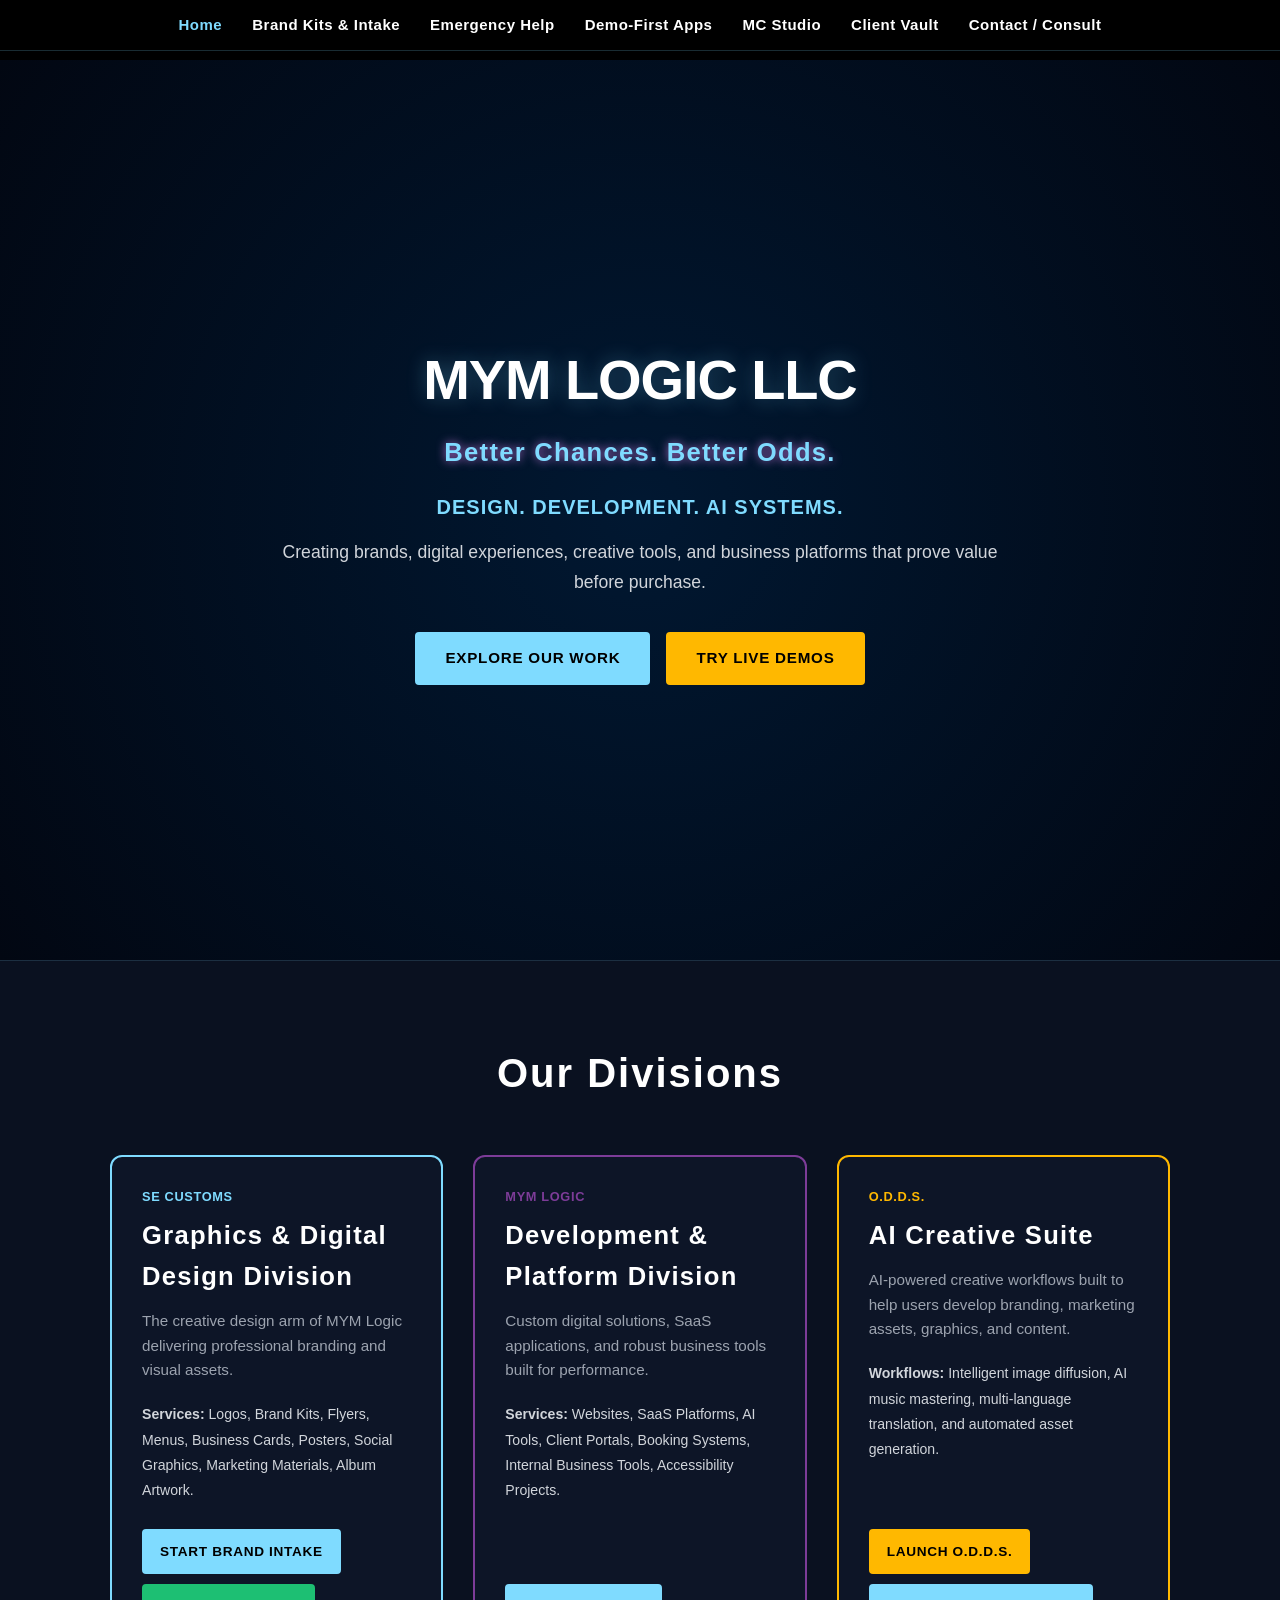
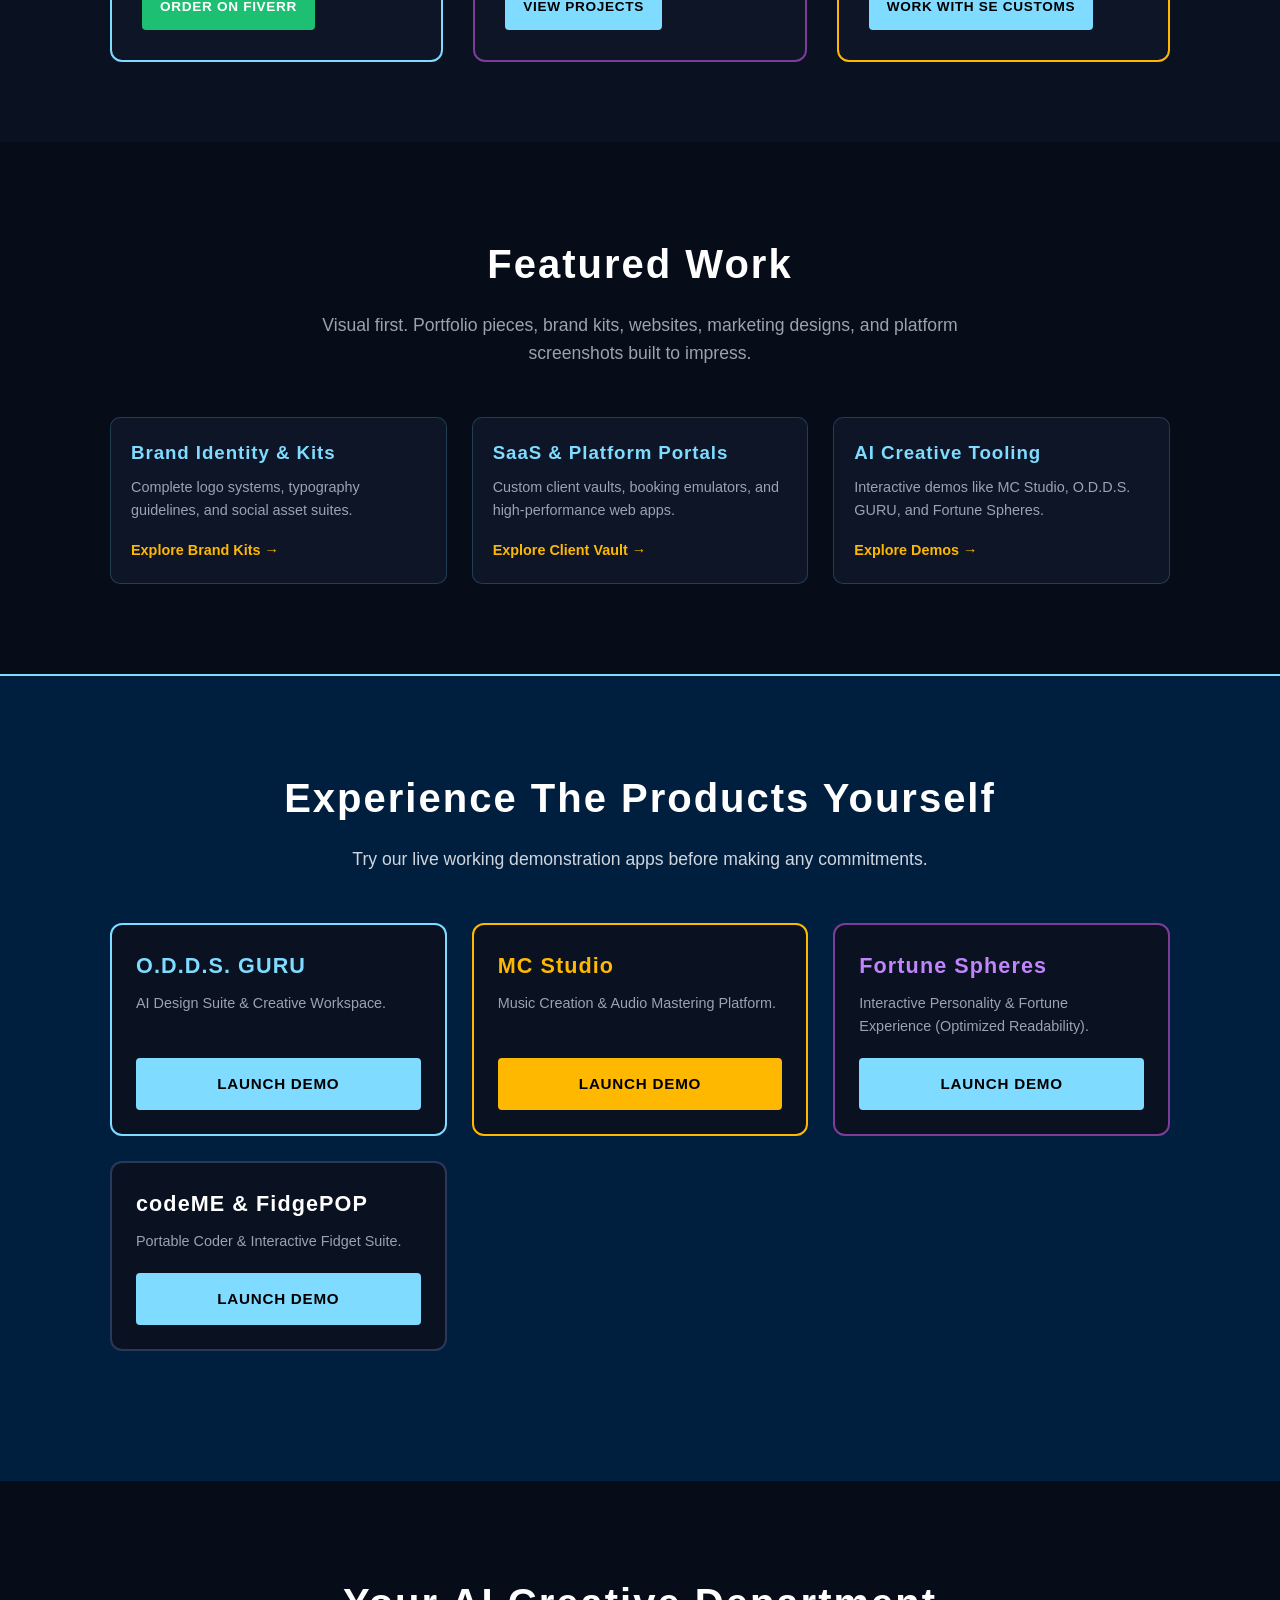
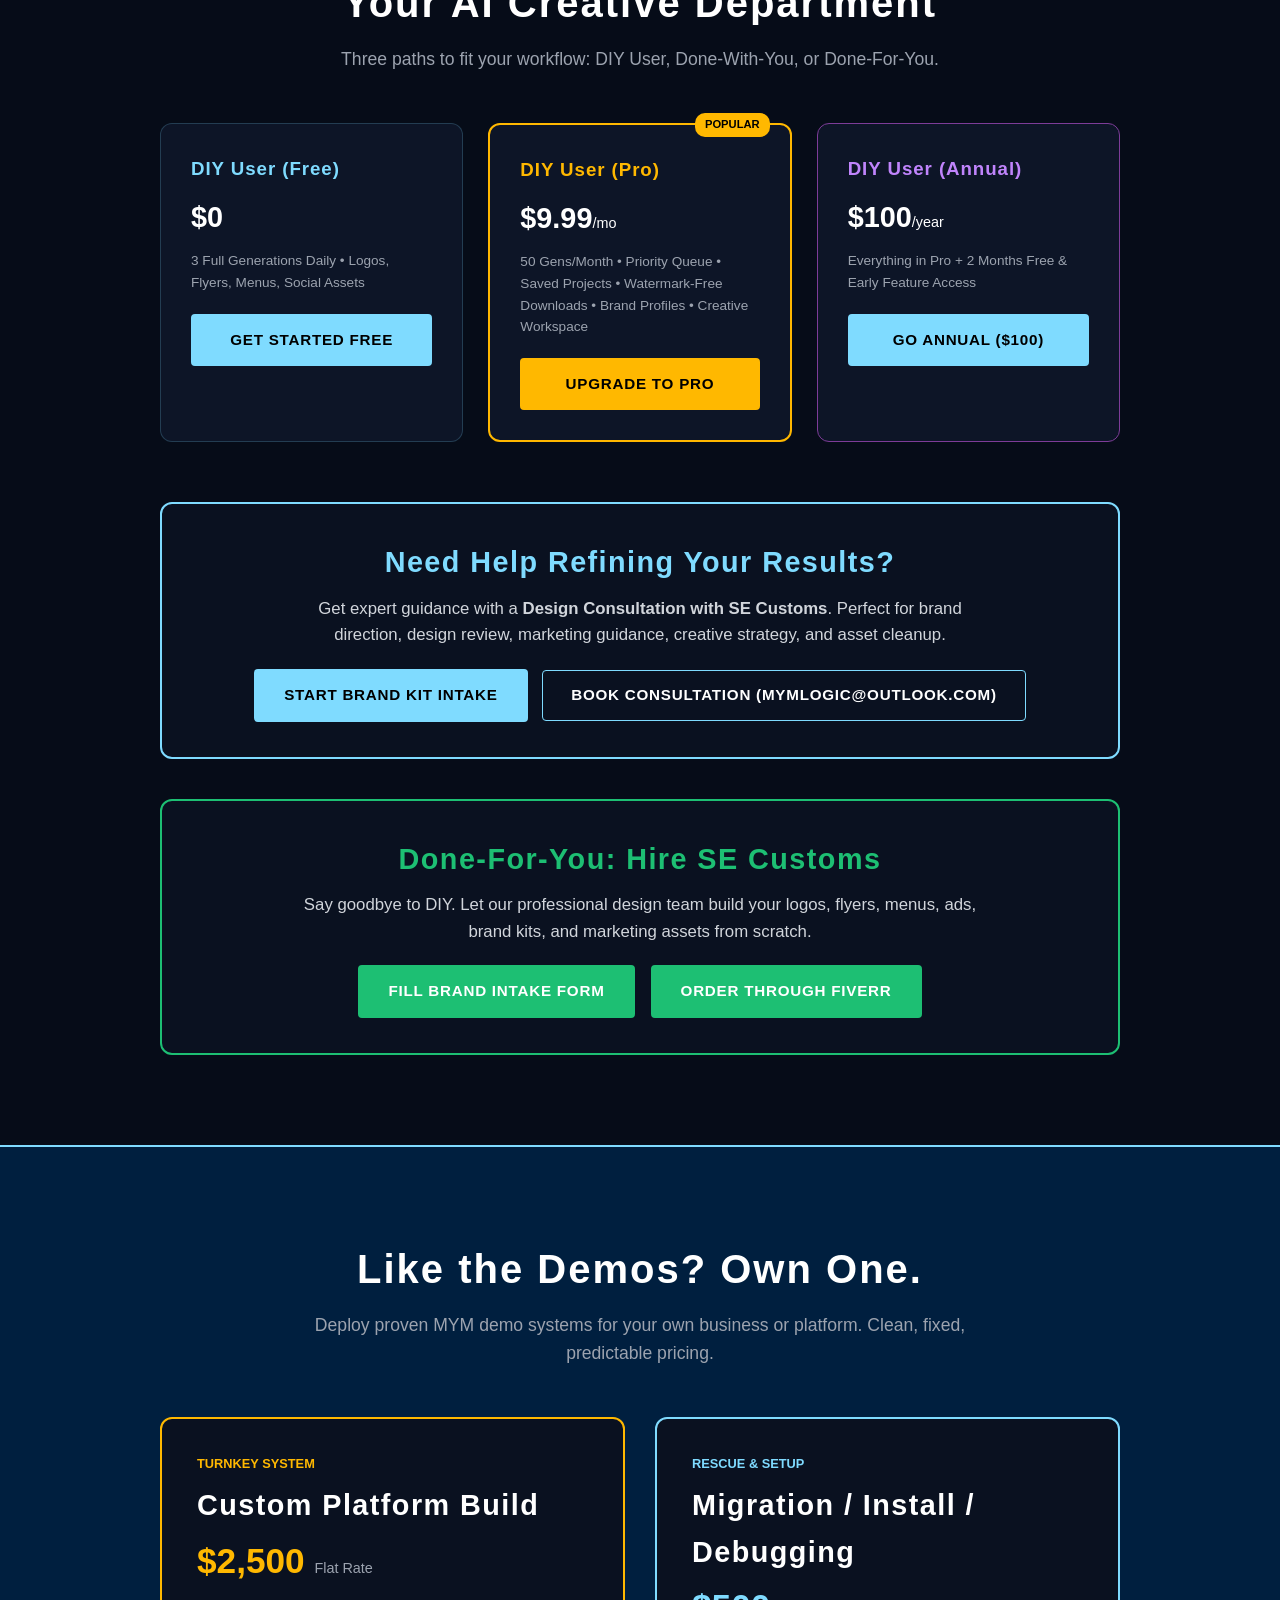
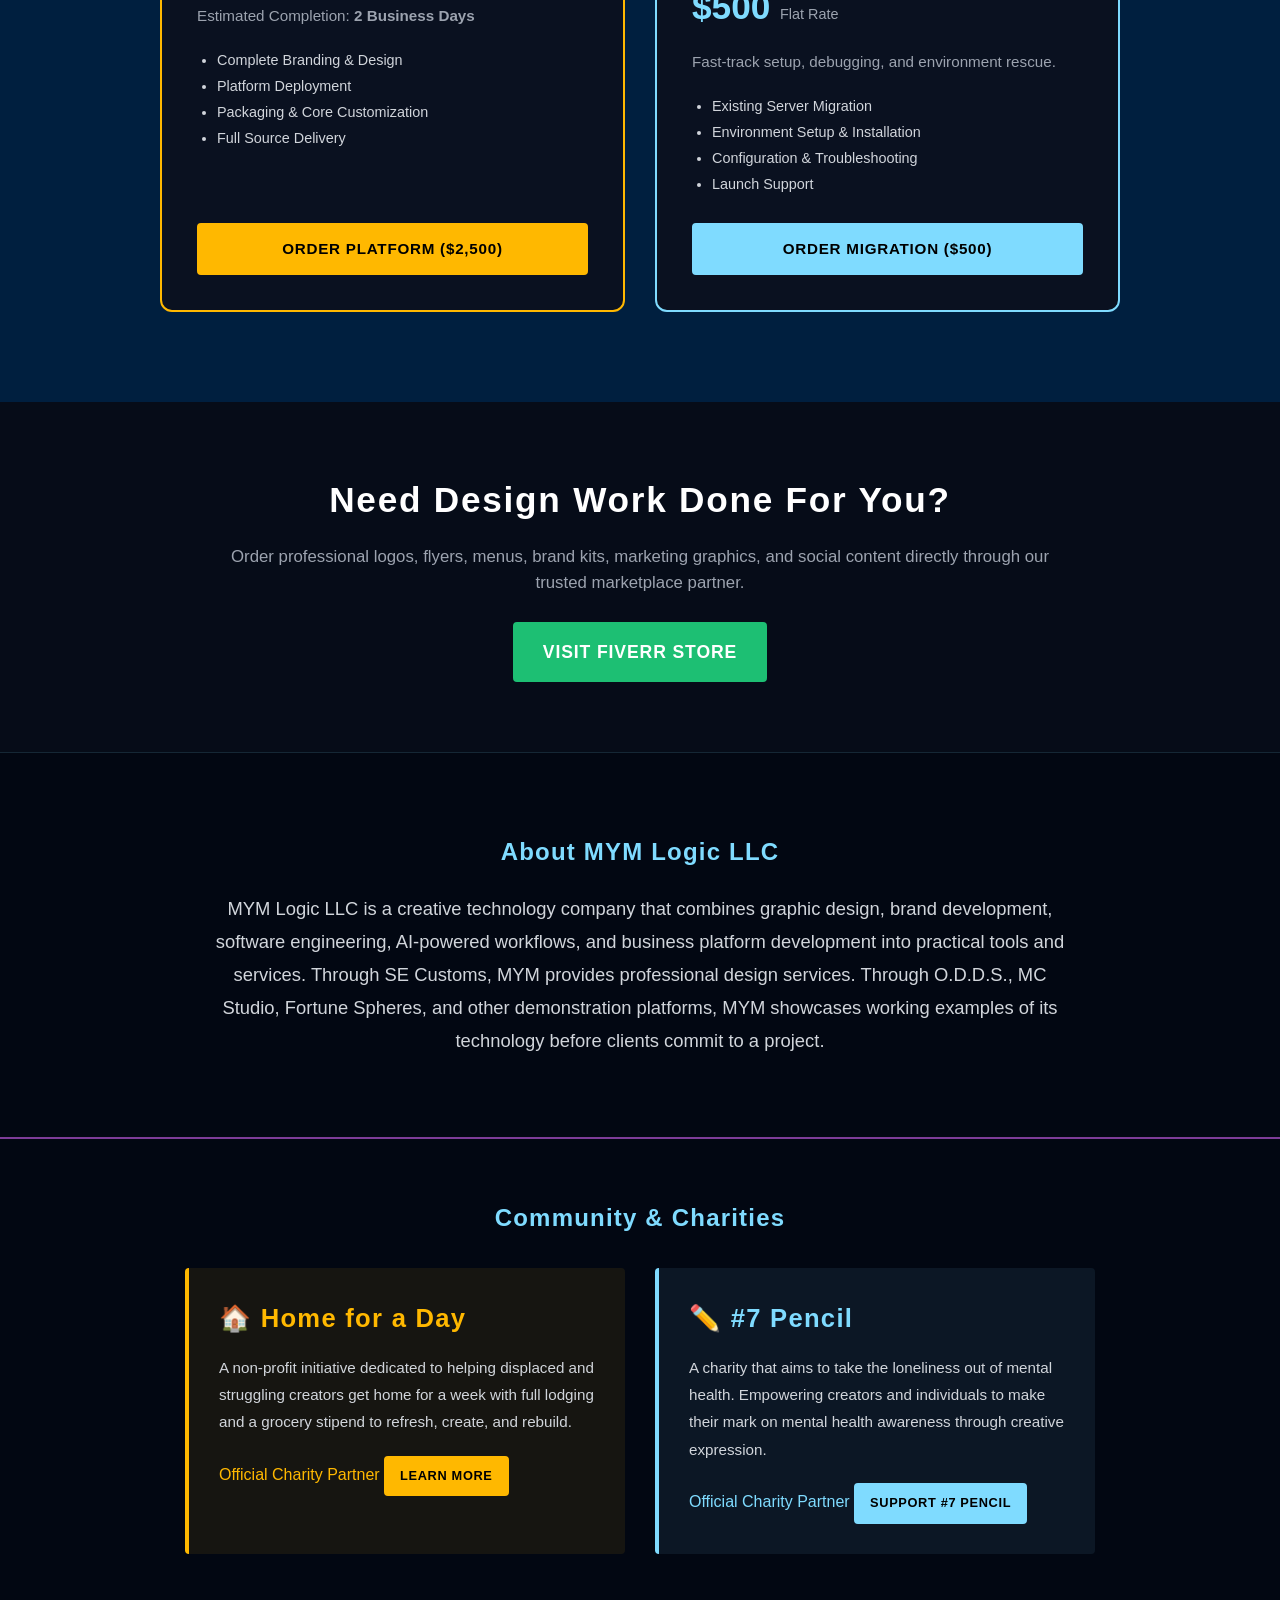
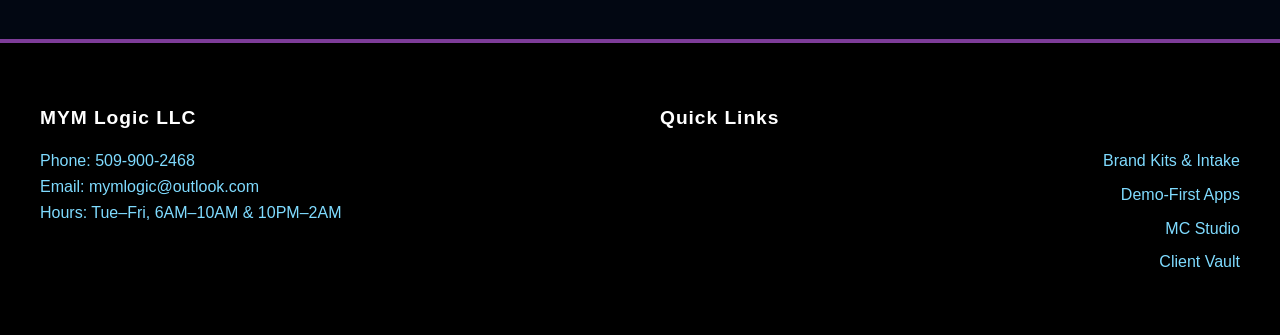
<file: index.html>
<!DOCTYPE html>
<html lang="en">
<head>
    <meta charset="UTF-8">
    <meta name="viewport" content="width=device-width, initial-scale=1.0">
    <title>MYM Logic LLC — Better Chances. Better Odds.</title>
    <link rel="stylesheet" href="styles.css">
</head>

<body>

    <!-- NAVIGATION BAR -->
    <nav class="main-nav">
        <ul>
            <li><a href="index.html" class="active">Home</a></li>
            <li><a href="brandkits.html">Brand Kits & Intake</a></li>
            <li><a href="emergency.html">Emergency Help</a></li>
            <li><a href="demo.html">Demo‑First Apps</a></li>
            <li><a href="mcstudio.html">MC Studio</a></li>
            <li><a href="vault.html">Client Vault</a></li>
            <li><a href="contact.html">Contact / Consult</a></li>
        </ul>
    </nav>
    <!-- END NAV -->

    <!-- HERO SECTION WITH COMMERCIAL VIDEO & LOGO -->
    <section class="hero" style="position: relative; min-height: 90vh; display: grid; place-items: center; text-align: center; overflow: hidden; background: #020712;">
        <video class="hero-bg" autoplay muted loop playsinline style="position: absolute; top: 0; left: 0; width: 100%; height: 100%; object-fit: cover; opacity: 0.4; z-index: 1;">
            <source src="assets/mym-commercial.mp4" type="video/mp4">
        </video>
        <div class="hero-overlay" style="position: absolute; top: 0; left: 0; width: 100%; height: 100%; background: radial-gradient(circle at center, rgba(0,31,63,0.7), #020712); z-index: 2;"></div>

        <div class="container" style="position: relative; z-index: 3; max-width: 900px; padding: 40px 20px;">
            <h1 class="hero-title" style="font-size: 3.5rem; font-weight: 800; color: var(--white); margin-bottom: 10px; letter-spacing: -0.02em;">MYM LOGIC LLC</h1>
            <h2 class="hero-tagline" style="font-size: 1.6rem; color: var(--electric-baby-blue); margin-bottom: 20px; font-weight: 600;">Better Chances. Better Odds.</h2>
            <p style="font-size: 1.25rem; color: var(--electric-baby-blue); font-weight: 700; text-transform: uppercase; letter-spacing: 0.05em; margin-bottom: 15px;">Design. Development. AI Systems.</p>
            <p style="font-size: 1.1rem; line-height: 1.7; color: #d1d5db; max-width: 750px; margin: 0 auto 35px;">
                Creating brands, digital experiences, creative tools, and business platforms that prove value before purchase.
            </p>

            <div class="hero-cta" style="display: flex; gap: 16px; justify-content: center; flex-wrap: wrap;">
                <a href="#featured-work" class="cta-btn" style="background: var(--electric-baby-blue); color: #000; font-weight: 800;">Explore Our Work</a>
                <a href="#live-demos" class="cta-btn" style="background: #ffb800; border-color: #ffb800; color: #000; font-weight: 800;">Try Live Demos</a>
            </div>
        </div>
    </section>

    <!-- SECTION 1: OUR DIVISIONS -->
    <section style="background: #0a1120; padding: 80px 20px; border-top: 1px solid rgba(127,219,255,0.15);">
        <div class="container" style="max-width: 1100px;">
            <h2 style="text-align: center; font-size: 2.5rem; color: var(--white); margin-bottom: 50px;">Our Divisions</h2>

            <div style="display: grid; grid-template-columns: repeat(auto-fit, minmax(320px, 1fr)); gap: 30px;">

                <!-- SE CUSTOMS -->
                <div style="background: #0d1527; border: 2px solid var(--electric-baby-blue); padding: 30px; border-radius: 12px; display: flex; flex-direction: column;">
                    <span style="color: var(--electric-baby-blue); font-weight: 800; font-size: 0.8rem; text-transform: uppercase; letter-spacing: 0.05em;">SE Customs</span>
                    <h3 style="color: var(--white); font-size: 1.6rem; margin: 8px 0 12px;">Graphics & Digital Design Division</h3>
                    <p style="color: #9ca3af; font-size: 0.95rem; line-height: 1.6; margin-bottom: 20px;">
                        The creative design arm of MYM Logic delivering professional branding and visual assets.
                    </p>
                    <div style="margin-bottom: 25px; font-size: 0.88rem; color: #d1d5db; line-height: 1.8;">
                        <strong>Services:</strong> Logos, Brand Kits, Flyers, Menus, Business Cards, Posters, Social Graphics, Marketing Materials, Album Artwork.
                    </div>
                    <div style="margin-top: auto; display: flex; gap: 10px; flex-wrap: wrap;">
                        <a href="brandkits.html" class="cta-btn" style="padding: 10px 16px; font-size: 0.85rem; background: var(--electric-baby-blue); color: #000; font-weight: 800;">Start Brand Intake</a>
                        <a href="https://fiverr.com" target="_blank" class="cta-btn" style="padding: 10px 16px; font-size: 0.85rem; background: #1dbf73; border-color: #1dbf73; color: white;">Order on Fiverr</a>
                    </div>
                </div>

                <!-- MYM LOGIC -->
                <div style="background: #0d1527; border: 2px solid var(--scion-purple-haze); padding: 30px; border-radius: 12px; display: flex; flex-direction: column;">
                    <span style="color: var(--scion-purple-haze); font-weight: 800; font-size: 0.8rem; text-transform: uppercase; letter-spacing: 0.05em;">MYM Logic</span>
                    <h3 style="color: var(--white); font-size: 1.6rem; margin: 8px 0 12px;">Development & Platform Division</h3>
                    <p style="color: #9ca3af; font-size: 0.95rem; line-height: 1.6; margin-bottom: 20px;">
                        Custom digital solutions, SaaS applications, and robust business tools built for performance.
                    </p>
                    <div style="margin-bottom: 25px; font-size: 0.88rem; color: #d1d5db; line-height: 1.8;">
                        <strong>Services:</strong> Websites, SaaS Platforms, AI Tools, Client Portals, Booking Systems, Internal Business Tools, Accessibility Projects.
                    </div>
                    <div style="margin-top: auto;">
                        <a href="vault.html" class="cta-btn" style="padding: 10px 16px; font-size: 0.85rem;">View Projects</a>
                    </div>
                </div>

                <!-- O.D.D.S. -->
                <div style="background: #0d1527; border: 2px solid #ffb800; padding: 30px; border-radius: 12px; display: flex; flex-direction: column;">
                    <span style="color: #ffb800; font-weight: 800; font-size: 0.8rem; text-transform: uppercase; letter-spacing: 0.05em;">O.D.D.S.</span>
                    <h3 style="color: var(--white); font-size: 1.6rem; margin: 8px 0 12px;">AI Creative Suite</h3>
                    <p style="color: #9ca3af; font-size: 0.95rem; line-height: 1.6; margin-bottom: 20px;">
                        AI-powered creative workflows built to help users develop branding, marketing assets, graphics, and content.
                    </p>
                    <div style="margin-bottom: 25px; font-size: 0.88rem; color: #d1d5db; line-height: 1.8;">
                        <strong>Workflows:</strong> Intelligent image diffusion, AI music mastering, multi-language translation, and automated asset generation.
                    </div>
                    <div style="margin-top: auto; display: flex; gap: 10px; flex-wrap: wrap;">
                        <a href="demo.html" class="cta-btn" style="padding: 10px 16px; font-size: 0.85rem; background: #ffb800; border-color: #ffb800; color: #000; font-weight: 800;">Launch O.D.D.S.</a>
                        <a href="brandkits.html?brand=Generated+Brand&vibe=Neon+Forge" class="cta-btn" style="padding: 10px 16px; font-size: 0.85rem;">Work With SE Customs</a>
                    </div>
                </div>

            </div>
        </div>
    </section>

    <!-- SECTION 2: FEATURED WORK -->
    <section id="featured-work" style="background: #060c18; padding: 90px 20px;">
        <div class="container" style="max-width: 1100px; text-align: center;">
            <h2 style="font-size: 2.5rem; color: var(--white); margin-bottom: 15px;">Featured Work</h2>
            <p style="color: #9ca3af; max-width: 700px; margin: 0 auto 50px; font-size: 1.1rem;">
                Visual first. Portfolio pieces, brand kits, websites, marketing designs, and platform screenshots built to impress.
            </p>

            <div style="display: grid; grid-template-columns: repeat(auto-fit, minmax(320px, 1fr)); gap: 25px;">
                <div style="background: #0d1527; border: 1px solid rgba(127,219,255,0.2); border-radius: 10px; overflow: hidden; padding: 20px; text-align: left;">
                    <h3 style="color: var(--electric-baby-blue); margin-bottom: 8px;">Brand Identity & Kits</h3>
                    <p style="color: #9ca3af; font-size: 0.9rem; margin-bottom: 15px;">Complete logo systems, typography guidelines, and social asset suites.</p>
                    <a href="brandkits.html" style="color: #ffb800; text-decoration: none; font-weight: bold; font-size: 0.9rem;">Explore Brand Kits →</a>
                </div>
                <div style="background: #0d1527; border: 1px solid rgba(127,219,255,0.2); border-radius: 10px; overflow: hidden; padding: 20px; text-align: left;">
                    <h3 style="color: var(--electric-baby-blue); margin-bottom: 8px;">SaaS & Platform Portals</h3>
                    <p style="color: #9ca3af; font-size: 0.9rem; margin-bottom: 15px;">Custom client vaults, booking emulators, and high-performance web apps.</p>
                    <a href="vault.html" style="color: #ffb800; text-decoration: none; font-weight: bold; font-size: 0.9rem;">Explore Client Vault →</a>
                </div>
                <div style="background: #0d1527; border: 1px solid rgba(127,219,255,0.2); border-radius: 10px; overflow: hidden; padding: 20px; text-align: left;">
                    <h3 style="color: var(--electric-baby-blue); margin-bottom: 8px;">AI Creative Tooling</h3>
                    <p style="color: #9ca3af; font-size: 0.9rem; margin-bottom: 15px;">Interactive demos like MC Studio, O.D.D.S. GURU, and Fortune Spheres.</p>
                    <a href="demo.html" style="color: #ffb800; text-decoration: none; font-weight: bold; font-size: 0.9rem;">Explore Demos →</a>
                </div>
            </div>
        </div>
    </section>

    <!-- SECTION 3: TRY LIVE DEMOS -->
    <section id="live-demos" style="background: #001F3F; padding: 90px 20px; border-top: 2px solid var(--electric-baby-blue);">
        <div class="container" style="max-width: 1100px; text-align: center;">
            <h2 style="font-size: 2.5rem; color: var(--white); margin-bottom: 15px;">Experience The Products Yourself</h2>
            <p style="color: #d1d5db; max-width: 700px; margin: 0 auto 50px; font-size: 1.1rem;">
                Try our live working demonstration apps before making any commitments.
            </p>

            <div style="display: grid; grid-template-columns: repeat(auto-fit, minmax(260px, 1fr)); gap: 25px; margin-bottom: 40px;">

                <div style="background: #0a1120; border: 2px solid var(--electric-baby-blue); padding: 24px; border-radius: 12px; display: flex; flex-direction: column; text-align: left;">
                    <h3 style="color: var(--electric-baby-blue); font-size: 1.35rem; margin-bottom: 8px;">O.D.D.S. GURU</h3>
                    <p style="color: #9ca3af; font-size: 0.9rem; margin-bottom: 20px;">AI Design Suite & Creative Workspace.</p>
                    <a href="demo.html" class="cta-btn" style="margin-top: auto; text-align: center;">Launch Demo</a>
                </div>

                <div style="background: #0a1120; border: 2px solid #ffb800; padding: 24px; border-radius: 12px; display: flex; flex-direction: column; text-align: left;">
                    <h3 style="color: #ffb800; font-size: 1.35rem; margin-bottom: 8px;">MC Studio</h3>
                    <p style="color: #9ca3af; font-size: 0.9rem; margin-bottom: 20px;">Music Creation & Audio Mastering Platform.</p>
                    <a href="mcstudio.html" class="cta-btn" style="margin-top: auto; text-align: center; background: #ffb800; border-color: #ffb800; color: #000; font-weight: 800;">Launch Demo</a>
                </div>

                <div style="background: #0a1120; border: 2px solid var(--scion-purple-haze); padding: 24px; border-radius: 12px; display: flex; flex-direction: column; text-align: left;">
                    <h3 style="color: #c084fc; font-size: 1.35rem; margin-bottom: 8px;">Fortune Spheres</h3>
                    <p style="color: #9ca3af; font-size: 0.9rem; margin-bottom: 20px;">Interactive Personality & Fortune Experience (Optimized Readability).</p>
                    <a href="demo.html" class="cta-btn" style="margin-top: auto; text-align: center;">Launch Demo</a>
                </div>

                <div style="background: #0a1120; border: 2px solid #2a385c; padding: 24px; border-radius: 12px; display: flex; flex-direction: column; text-align: left;">
                    <h3 style="color: var(--white); font-size: 1.35rem; margin-bottom: 8px;">codeME & FidgePOP</h3>
                    <p style="color: #9ca3af; font-size: 0.9rem; margin-bottom: 20px;">Portable Coder & Interactive Fidget Suite.</p>
                    <a href="demo.html" class="cta-btn" style="margin-top: auto; text-align: center;">Launch Demo</a>
                </div>

            </div>
        </div>
    </section>

    <!-- SECTION 4: O.D.D.S. AI DESIGN SUITE SUBSCRIPTION & PATHS -->
    <section style="background: #060c18; padding: 90px 20px;">
        <div class="container" style="max-width: 1000px; text-align: center;">
            <h2 style="font-size: 2.5rem; color: var(--white); margin-bottom: 10px;">Your AI Creative Department</h2>
            <p style="color: #9ca3af; max-width: 700px; margin: 0 auto 50px; font-size: 1.1rem;">
                Three paths to fit your workflow: DIY User, Done-With-You, or Done-For-You.
            </p>

            <div style="display: grid; grid-template-columns: repeat(auto-fit, minmax(280px, 1fr)); gap: 25px; text-align: left; margin-bottom: 60px;">

                <!-- DIY: FREE -->
                <div style="background: #0d1527; border: 1px solid rgba(127,219,255,0.2); border-radius: 12px; padding: 30px;">
                    <h3 style="color: var(--electric-baby-blue);">DIY User (Free)</h3>
                    <p style="font-size: 1.8rem; font-weight: bold; margin: 10px 0;">$0</p>
                    <p style="font-size: 0.85rem; color: #9ca3af; margin-bottom: 20px;">3 Full Generations Daily • Logos, Flyers, Menus, Social Assets</p>
                    <a href="demo.html" class="cta-btn" style="width: 100%; text-align: center;">Get Started Free</a>
                </div>

                <!-- DIY: PRO -->
                <div style="background: #0d1527; border: 2px solid #ffb800; border-radius: 12px; padding: 30px; position: relative;">
                    <span style="position: absolute; top: -12px; right: 20px; background: #ffb800; color: #000; font-size: 0.7rem; font-weight: 800; padding: 3px 10px; border-radius: 10px;">POPULAR</span>
                    <h3 style="color: #ffb800;">DIY User (Pro)</h3>
                    <p style="font-size: 1.8rem; font-weight: bold; margin: 10px 0;">$9.99<span style="font-size: 0.9rem; font-weight: normal;">/mo</span></p>
                    <p style="font-size: 0.85rem; color: #9ca3af; margin-bottom: 20px;">50 Gens/Month • Priority Queue • Saved Projects • Watermark-Free Downloads • Brand Profiles • Creative Workspace</p>
                    <a href="demo.html" class="cta-btn" style="width: 100%; text-align: center; background: #ffb800; border-color: #ffb800; color: #000; font-weight: 800;">Upgrade to Pro</a>
                </div>

                <!-- DIY: ANNUAL -->
                <div style="background: #0d1527; border: 1px solid var(--scion-purple-haze); border-radius: 12px; padding: 30px;">
                    <h3 style="color: #c084fc;">DIY User (Annual)</h3>
                    <p style="font-size: 1.8rem; font-weight: bold; margin: 10px 0;">$100<span style="font-size: 0.9rem; font-weight: normal;">/year</span></p>
                    <p style="font-size: 0.85rem; color: #9ca3af; margin-bottom: 20px;">Everything in Pro + 2 Months Free & Early Feature Access</p>
                    <a href="demo.html" class="cta-btn" style="width: 100%; text-align: center;">Go Annual ($100)</a>
                </div>

            </div>

            <!-- CONSULTATION BOX (DONE-WITH-YOU) -->
            <div style="background: #0a1120; border: 2px solid var(--electric-baby-blue); padding: 35px; border-radius: 12px; text-align: center; margin-bottom: 40px;">
                <h3 style="color: var(--electric-baby-blue); font-size: 1.8rem; margin-bottom: 10px;">Need Help Refining Your Results?</h3>
                <p style="color: #d1d5db; max-width: 700px; margin: 0 auto 20px; font-size: 1.05rem;">
                    Get expert guidance with a <strong>Design Consultation with SE Customs</strong>. Perfect for brand direction, design review, marketing guidance, creative strategy, and asset cleanup.
                </p>
                <a href="brandkits.html" class="cta-btn" style="background: var(--electric-baby-blue); color: #000; font-weight: 800; margin-right: 10px;">Start Brand Kit Intake</a>
                <a href="mailto:mymlogic@outlook.com?subject=Design%20Consultation%20Request" class="cta-btn" style="background: transparent; border: 1px solid var(--electric-baby-blue); color: var(--white);">Book Consultation (mymlogic@outlook.com)</a>
            </div>

            <!-- DONE-FOR-YOU -->
            <div style="background: #0a1120; border: 2px solid #1dbf73; padding: 35px; border-radius: 12px; text-align: center;">
                <h3 style="color: #1dbf73; font-size: 1.8rem; margin-bottom: 10px;">Done-For-You: Hire SE Customs</h3>
                <p style="color: #d1d5db; max-width: 700px; margin: 0 auto 20px; font-size: 1.05rem;">
                    Say goodbye to DIY. Let our professional design team build your logos, flyers, menus, ads, brand kits, and marketing assets from scratch.
                </p>
                <div style="display: flex; gap: 16px; justify-content: center; flex-wrap: wrap;">
                    <a href="brandkits.html" class="cta-btn" style="background: #1dbf73; border-color: #1dbf73; color: white; font-weight: 800;">Fill Brand Intake Form</a>
                    <a href="https://fiverr.com" target="_blank" class="cta-btn" style="background: #1dbf73; border-color: #1dbf73; color: white; font-weight: 800;">Order Through Fiverr</a>
                </div>
            </div>

        </div>
    </section>

    <!-- SECTION 5: LIKE THE DEMOS? OWN ONE (PRICING) -->
    <section style="background: #001F3F; padding: 90px 20px; border-top: 2px solid var(--electric-baby-blue);">
        <div class="container" style="max-width: 1000px; text-align: center;">
            <h2 style="font-size: 2.5rem; color: var(--white); margin-bottom: 10px;">Like the Demos? Own One.</h2>
            <p style="color: #9ca3af; max-width: 700px; margin: 0 auto 50px; font-size: 1.1rem;">
                Deploy proven MYM demo systems for your own business or platform. Clean, fixed, predictable pricing.
            </p>

            <div style="display: grid; grid-template-columns: repeat(auto-fit, minmax(320px, 1fr)); gap: 30px;">

                <div style="background: #0a1120; border: 2px solid #ffb800; padding: 35px; border-radius: 12px; text-align: left; display: flex; flex-direction: column;">
                    <span style="color: #ffb800; font-weight: 800; font-size: 0.8rem; text-transform: uppercase;">Turnkey System</span>
                    <h3 style="color: var(--white); font-size: 1.8rem; margin: 8px 0 4px;">Custom Platform Build</h3>
                    <p style="font-size: 2.2rem; font-weight: bold; color: #ffb800; margin-bottom: 15px;">$2,500 <span style="font-size: 0.9rem; font-weight: normal; color: #9ca3af;">Flat Rate</span></p>
                    <p style="color: #9ca3af; font-size: 0.95rem; margin-bottom: 20px;">Estimated Completion: <strong>2 Business Days</strong></p>
                    <ul style="color: #d1d5db; font-size: 0.9rem; line-height: 1.8; padding-left: 20px; margin-bottom: 25px;">
                        <li>Complete Branding & Design</li>
                        <li>Platform Deployment</li>
                        <li>Packaging & Core Customization</li>
                        <li>Full Source Delivery</li>
                    </ul>
                    <a href="contact.html?package=platform_build" class="cta-btn" style="margin-top: auto; background: #ffb800; border-color: #ffb800; color: #000; font-weight: 800; text-align: center;">Order Platform ($2,500)</a>
                </div>

                <div style="background: #0a1120; border: 2px solid var(--electric-baby-blue); padding: 35px; border-radius: 12px; text-align: left; display: flex; flex-direction: column;">
                    <span style="color: var(--electric-baby-blue); font-weight: 800; font-size: 0.8rem; text-transform: uppercase;">Rescue & Setup</span>
                    <h3 style="color: var(--white); font-size: 1.8rem; margin: 8px 0 4px;">Migration / Install / Debugging</h3>
                    <p style="font-size: 2.2rem; font-weight: bold; color: var(--electric-baby-blue); margin-bottom: 15px;">$500 <span style="font-size: 0.9rem; font-weight: normal; color: #9ca3af;">Flat Rate</span></p>
                    <p style="color: #9ca3af; font-size: 0.95rem; margin-bottom: 20px;">Fast-track setup, debugging, and environment rescue.</p>
                    <ul style="color: #d1d5db; font-size: 0.9rem; line-height: 1.8; padding-left: 20px; margin-bottom: 25px;">
                        <li>Existing Server Migration</li>
                        <li>Environment Setup & Installation</li>
                        <li>Configuration & Troubleshooting</li>
                        <li>Launch Support</li>
                    </ul>
                    <a href="contact.html?package=migration" class="cta-btn" style="margin-top: auto; text-align: center;">Order Migration ($500)</a>
                </div>

            </div>
        </div>
    </section>

    <!-- SECTION 6: FIVERR SERVICES -->
    <section style="background: #060c18; padding: 70px 20px;">
        <div class="container" style="max-width: 900px; text-align: center;">
            <h2 style="font-size: 2.2rem; color: var(--white); margin-bottom: 15px;">Need Design Work Done For You?</h2>
            <p style="color: #9ca3af; font-size: 1.05rem; line-height: 1.6; margin-bottom: 25px;">
                Order professional logos, flyers, menus, brand kits, marketing graphics, and social content directly through our trusted marketplace partner.
            </p>
            <a href="https://fiverr.com" target="_blank" class="cta-btn" style="background: #1dbf73; border-color: #1dbf73; color: white; font-weight: 800; padding: 14px 28px; font-size: 1.1rem;">Visit Fiverr Store</a>
        </div>
    </section>

    <!-- COMPANY DESCRIPTION & PHILOSOPHY -->
    <section style="background: #020712; padding: 80px 20px; border-top: 1px solid rgba(127,219,255,0.15);">
        <div class="container" style="max-width: 900px; text-align: center;">
            <h2 style="color: var(--electric-baby-blue); margin-bottom: 20px;">About MYM Logic LLC</h2>
            <p style="color: #d1d5db; font-size: 1.15rem; line-height: 1.8;">
                MYM Logic LLC is a creative technology company that combines graphic design, brand development, software engineering, AI-powered workflows, and business platform development into practical tools and services. Through SE Customs, MYM provides professional design services. Through O.D.D.S., MC Studio, Fortune Spheres, and other demonstration platforms, MYM showcases working examples of its technology before clients commit to a project.
            </p>
        </div>
    </section>

    <!-- SECTION 7: COMMUNITY & CHARITIES -->
    <section class="lab-section" style="background: #020712; padding: 60px 20px;">
        <div class="container" style="max-width: 950px;">
            <h2 style="color: var(--electric-baby-blue); text-align: center; margin-bottom: 30px;">Community & Charities</h2>

            <div style="display: grid; grid-template-columns: repeat(auto-fit, minmax(380px, 1fr)); gap: 30px;">
                <div class="lab-item" style="border-left-color: #ffb800; background: rgba(255, 184, 0, 0.08);">
                  <h3 style="color: #ffb800;">🏠 Home for a Day</h3>
                  <p style="color: #d1d5db; font-size: 0.95rem;">
                    A non-profit initiative dedicated to helping displaced and struggling creators get home for a week with full lodging and a grocery stipend to refresh, create, and rebuild.
                  </p>
                  <div class="lab-meta">
                    <span class="status" style="color: #ffb800;">Official Charity Partner</span>
                    <a href="contact.html?charity=homeforaday" class="cta-btn" style="background: #ffb800; border-color: #ffb800; padding: 8px 14px; font-size: 0.8rem;">Learn More</a>
                  </div>
                </div>

                <div class="lab-item" style="border-left-color: var(--electric-baby-blue); background: rgba(127, 219, 255, 0.08);">
                  <h3 style="color: var(--electric-baby-blue);">✏️ #7 Pencil</h3>
                  <p style="color: #d1d5db; font-size: 0.95rem;">
                    A charity that aims to take the loneliness out of mental health. Empowering creators and individuals to make their mark on mental health awareness through creative expression.
                  </p>
                  <div class="lab-meta">
                    <span class="status" style="color: var(--electric-baby-blue);">Official Charity Partner</span>
                    <a href="contact.html?charity=7pencil" class="cta-btn" style="padding: 8px 14px; font-size: 0.8rem;">Support #7 Pencil</a>
                  </div>
                </div>
            </div>
        </div>
    </section>

    <!-- FOOTER -->
    <footer class="footer">
        <div class="footer-content">
            <div class="footer-left">
                <h3>MYM Logic LLC</h3>
                <p>Phone: 509‑900‑2468</p>
                <p>Email: mymlogic@outlook.com</p>
                <p>Hours: Tue–Fri, 6AM–10AM & 10PM–2AM</p>
            </div>
            <div class="footer-right">
                <h3>Quick Links</h3>
                <div class="footer-cta" style="display: flex; flex-direction: column; gap: 8px; align-items: flex-end;">
                    <a href="brandkits.html" style="color: var(--electric-baby-blue); text-decoration: none;">Brand Kits & Intake</a>
                    <a href="demo.html" style="color: var(--electric-baby-blue); text-decoration: none;">Demo‑First Apps</a>
                    <a href="mcstudio.html" style="color: var(--electric-baby-blue); text-decoration: none;">MC Studio</a>
                    <a href="vault.html" style="color: var(--electric-baby-blue); text-decoration: none;">Client Vault</a>
                </div>
            </div>
        </div>
    </footer>

</body>
</html>
</file>
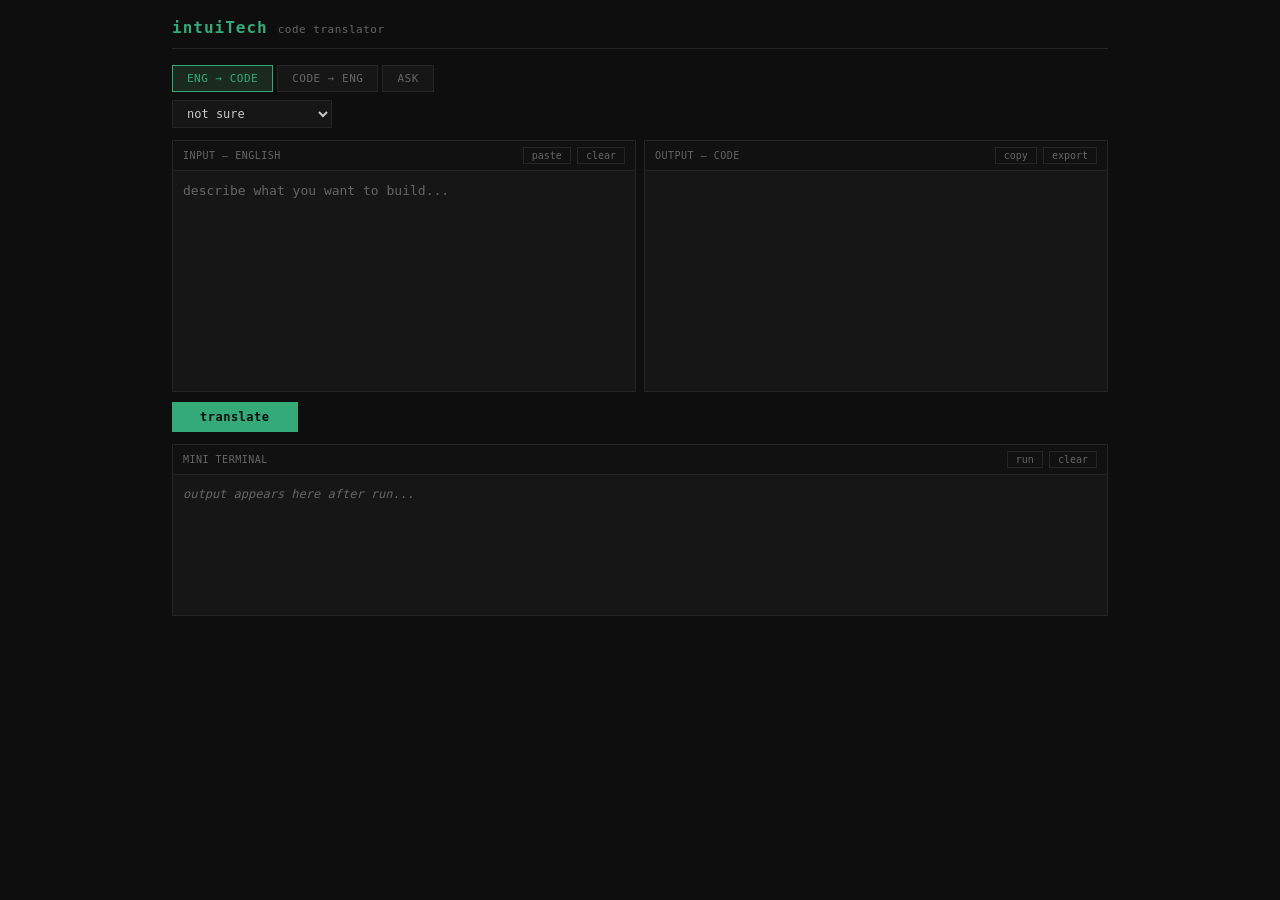
<file: demos/codeme/index.html>
<!DOCTYPE html>
<html lang="en">
<head>
  <meta charset="UTF-8">
  <meta name="viewport" content="width=device-width, initial-scale=1.0">
  <title>intuiTech Translator</title>
  <link rel="stylesheet" href="style.css">
</head>
<body>
  <div id="app">
    <header>
      <h1>intuiTech</h1>
      <span class="sub">code translator</span>
    </header>

    <div class="controls">
      <div class="mode-row">
        <button class="mode-btn active" data-mode="eng-to-code">ENG → CODE</button>
        <button class="mode-btn" data-mode="code-to-eng">CODE → ENG</button>
        <button class="mode-btn" data-mode="ask">ASK</button>
      </div>
      <div class="lang-row">
        <select id="langSelect">
          <option value="not-sure">not sure</option>
          <option value="JavaScript">JavaScript</option>
          <option value="TypeScript">TypeScript</option>
          <option value="Python">Python</option>
          <option value="Rust">Rust</option>
          <option value="Go">Go</option>
          <option value="C">C</option>
          <option value="C++">C++</option>
          <option value="C#">C#</option>
          <option value="Java">Java</option>
          <option value="Kotlin">Kotlin</option>
          <option value="Swift">Swift</option>
          <option value="Ruby">Ruby</option>
          <option value="PHP">PHP</option>
          <option value="Dart">Dart</option>
          <option value="Lua">Lua</option>
          <option value="R">R</option>
          <option value="SQL">SQL</option>
          <option value="Bash">Bash</option>
          <option value="HTML/CSS">HTML/CSS</option>
          <option value="Solidity">Solidity</option>
          <option value="Assembly">Assembly</option>
        </select>
      </div>
    </div>

    <div class="workspace">
      <div class="panel input-panel">
        <div class="panel-head">
          <span class="panel-label" id="inputLabel">input — english</span>
          <button class="sm-btn" id="pasteBtn" title="Paste from clipboard">paste</button>
          <button class="sm-btn" id="clearInputBtn" title="Clear input">clear</button>
        </div>
        <textarea id="inputArea" placeholder="type or paste here..." spellcheck="false"></textarea>
      </div>

      <div class="panel output-panel">
        <div class="panel-head">
          <span class="panel-label" id="outputLabel">output — code</span>
          <button class="sm-btn" id="copyBtn" title="Copy output">copy</button>
          <button class="sm-btn" id="exportBtn" title="Export as file">export</button>
        </div>
        <pre id="outputArea"><code id="outputCode"></code></pre>
      </div>
    </div>

    <div class="action-row">
      <button id="translateBtn" class="go-btn">translate</button>
      <span id="status" class="status"></span>
    </div>

    <div class="terminal-section">
      <div class="panel-head">
        <span class="panel-label">mini terminal</span>
        <button class="sm-btn" id="runBtn" title="Run output code">run</button>
        <button class="sm-btn" id="clearTermBtn" title="Clear terminal">clear</button>
      </div>
      <div id="terminal" class="terminal"><span class="term-placeholder">output appears here after run...</span></div>
    </div>
  </div>

  <script src="app.js"></script>
</body>
</html>
</file>
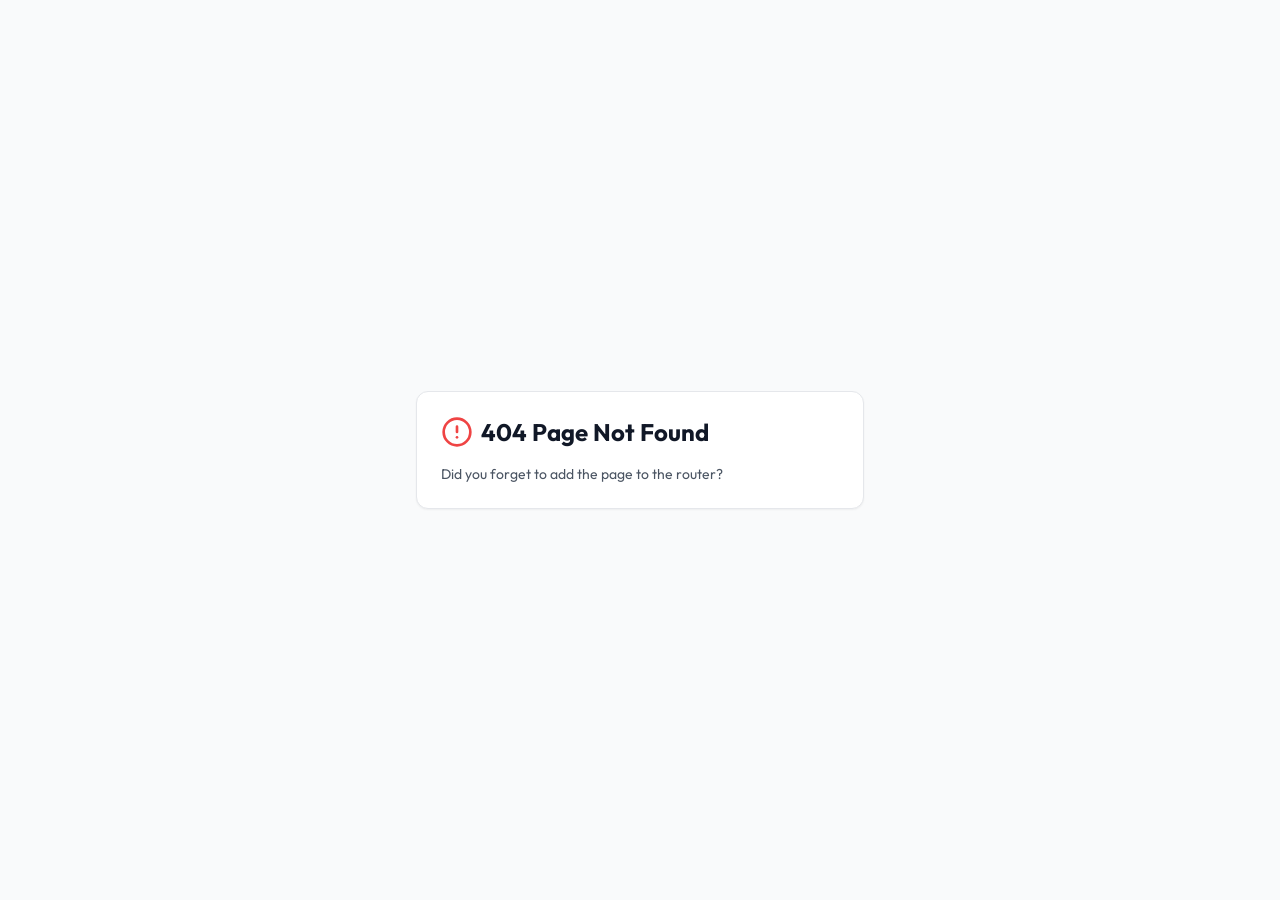
<file: demos/fidgepop/index.html>
<!DOCTYPE html>
<html lang="en">
  <head>
    <meta charset="UTF-8" />
    <meta name="viewport" content="width=device-width, initial-scale=1.0, maximum-scale=1" />
    <title>fidgepOp - Four Ways to Unwind</title>
    <meta name="description" content="fidgepOp - Four fidget mini-games to help you relax. Bubble Wrap, Fidget Spinners, Square Dance, and Flutter By." />
    <link rel="icon" type="image/png" href="./favicon.png" />
    <link rel="preconnect" href="https://fonts.googleapis.com">
    <link rel="preconnect" href="https://fonts.gstatic.com" crossorigin>
    <link href="https://fonts.googleapis.com/css2?family=Architects+Daughter&family=DM+Sans:ital,opsz,wght@0,9..40,100..1000;1,9..40,100..1000&family=Fira+Code:wght@300..700&family=Geist+Mono:wght@100..900&family=Geist:wght@100..900&family=IBM+Plex+Mono:ital,wght@0,100;0,200;0,300;0,400;0,500;0,600;0,700;1,100;1,200;1,300;1,400;1,500;1,600;1,700&family=IBM+Plex+Sans:ital,wght@0,100..700;1,100..700&family=Inter:ital,opsz,wght@0,14..32,100..900;1,14..32,100..900&family=JetBrains+Mono:ital,wght@0,100..800;1,100..800&family=Libre+Baskerville:ital,wght@0,400;0,700;1,400&family=Lora:ital,wght@0,400..700;1,400..700&family=Merriweather:ital,opsz,wght@0,18..144,300..900;1,18..144,300..900&family=Montserrat:ital,wght@0,100..900;1,100..900&family=Open+Sans:ital,wght@0,300..800;1,300..800&family=Outfit:wght@100..900&family=Oxanium:wght@200..800&family=Playfair+Display:ital,wght@0,400..900;1,400..900&family=Plus+Jakarta+Sans:ital,wght@0,200..800;1,200..800&family=Poppins:ital,wght@0,100;0,200;0,300;0,400;0,500;0,600;0,700;0,800;0,900;1,100;1,200;1,300;1,400;1,500;1,600;1,700;1,800;1,900&family=Roboto+Mono:ital,wght@0,100..700;1,100..700&family=Roboto:ital,wght@0,100..900;1,100..900&family=Source+Code+Pro:ital,wght@0,200..900;1,200..900&family=Source+Serif+4:ital,opsz,wght@0,8..60,200..900;1,8..60,200..900&family=Space+Grotesk:wght@300..700&family=Space+Mono:ital,wght@0,400;0,700;1,400;1,700&display=swap" rel="stylesheet">
    <script type="module" crossorigin src="./assets/index-hHK-yVbg.js"></script>
    <link rel="stylesheet" crossorigin href="./assets/index-DQ_Tt4GA.css">
  </head>
  <body>
    <div id="root"></div>
  </body>
</html>
</file>
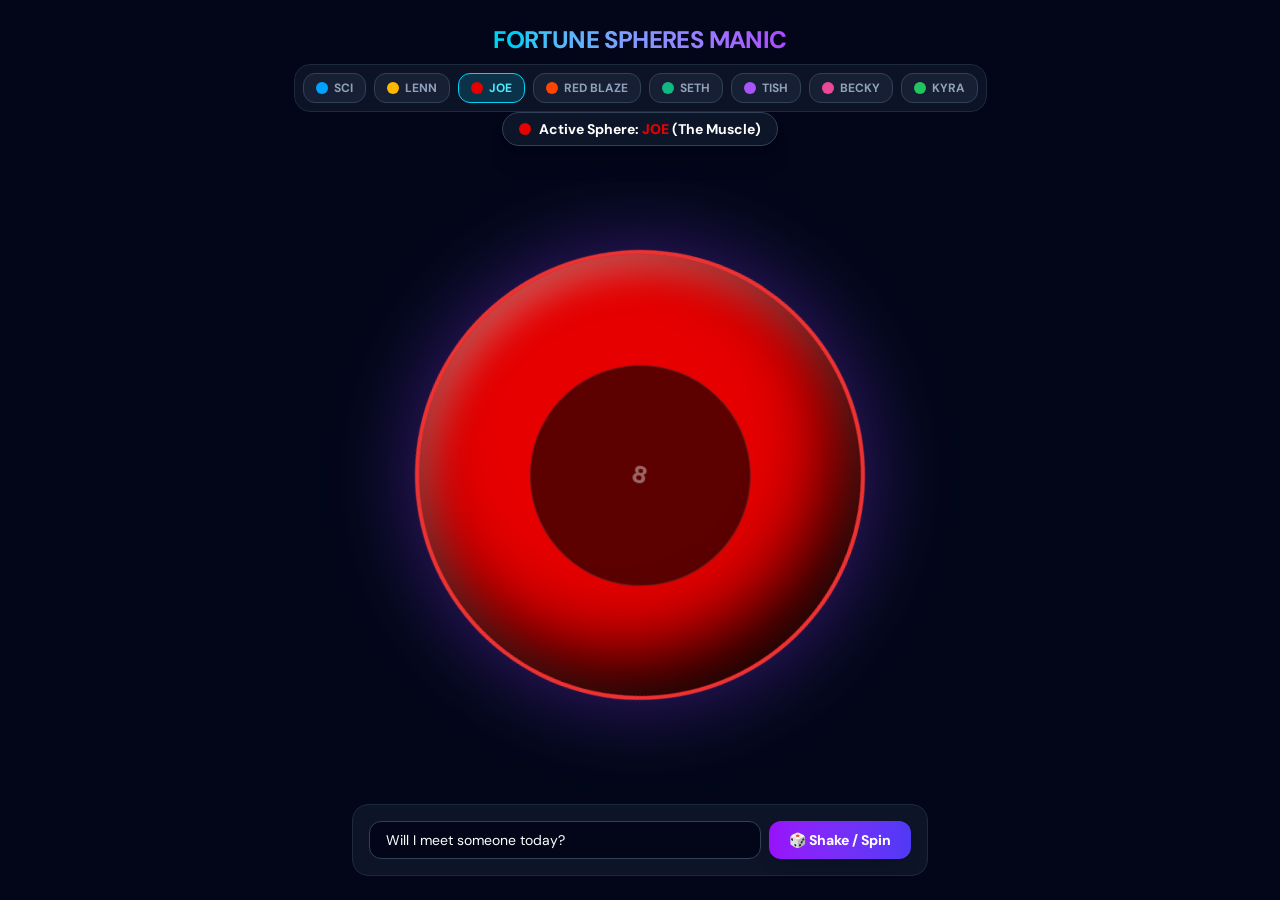
<file: demos/spheres/index.html>
<!DOCTYPE html>
<html lang="en">
  <head>
    <meta charset="UTF-8" />
    <meta name="viewport" content="width=device-width, initial-scale=1.0, maximum-scale=1" />
    <title>FortuneRiffer - The Sarcastic All-Seer</title>

    <meta property="og:title" content="FortuneRiffer - The Sarcastic All-Seer" />
    <meta property="og:description" content="Shake the bitter, hilarious billiard ball for terrible life advice." />
    <meta property="og:type" content="website" />
    <meta property="og:image" content="https://replit.com/public/images/opengraph.png" />
    <meta name="twitter:card" content="summary_large_image" />
    <meta name="twitter:site" content="@replit" />
    <meta name="twitter:title" content="FortuneRiffer - The Sarcastic All-Seer" />
    <meta name="twitter:description" content="Shake the bitter, hilarious billiard ball for terrible life advice." />
    <meta name="twitter:image" content="https://replit.com/public/images/opengraph.png" />

    <link rel="preconnect" href="https://fonts.googleapis.com">
    <link rel="preconnect" href="https://fonts.gstatic.com" crossorigin>
    <link href="https://fonts.googleapis.com/css2?family=DM+Sans:ital,opsz,wght@0,9..40,100..1000;1,9..40,100..1000&family=JetBrains+Mono:ital,wght@0,100..800;1,100..800&family=Space+Grotesk:wght@300..700&display=swap" rel="stylesheet">
    <script type="module" crossorigin src="./assets/index-COlbihoC.js"></script>
    <link rel="stylesheet" crossorigin href="./assets/index-xbvU7vmL.css">
  </head>
  <body>
    <div id="root"></div>
  </body>
</html>
</file>
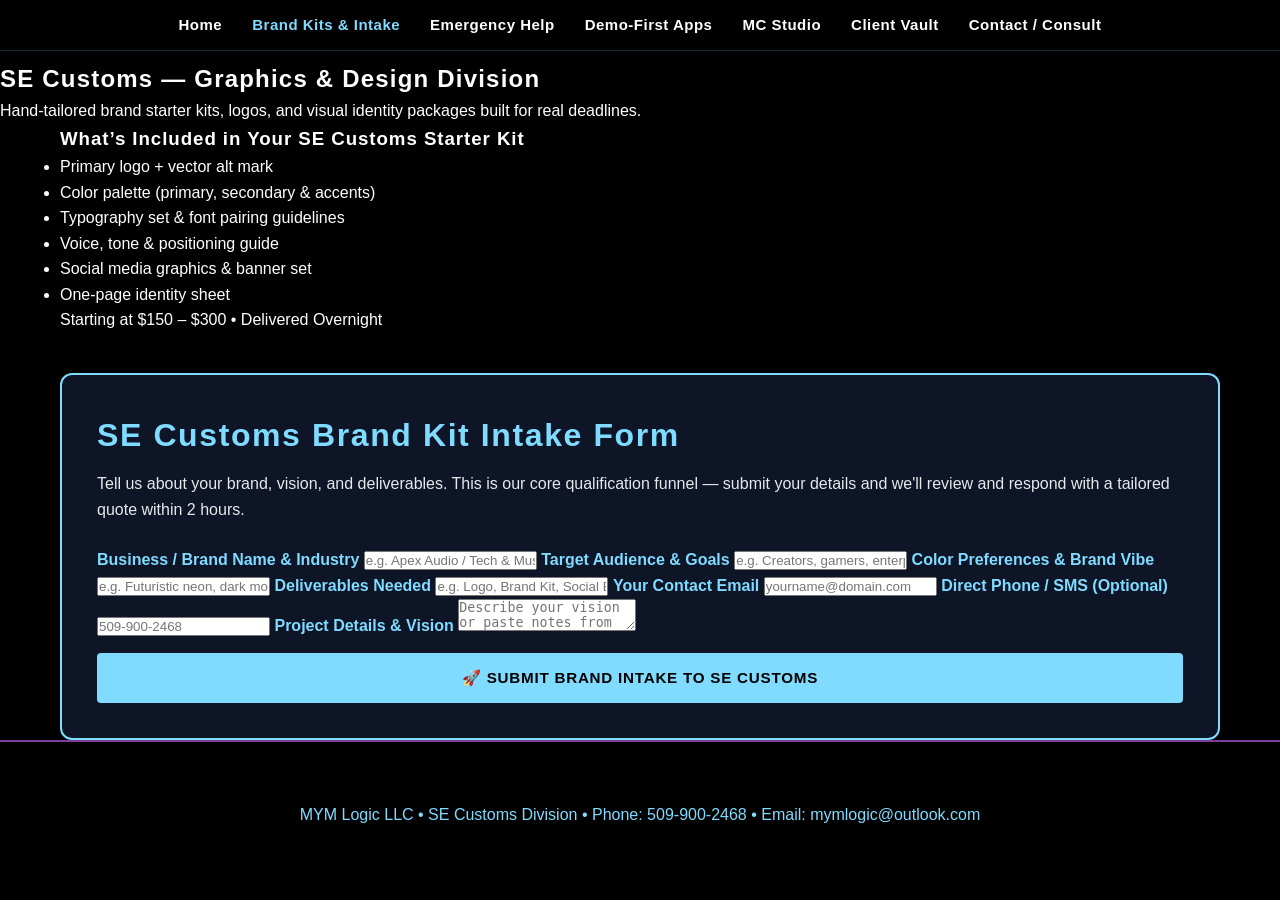
<file: brandkits.html>
<!DOCTYPE html>
<html lang="en">
<head>
  <meta charset="UTF-8">
  <meta name="viewport" content="width=device-width, initial-scale=1.0">
  <title>SE Customs Brand Kit Intake & Portfolio — MYM Logic LLC</title>
  <link rel="stylesheet" href="styles.css">
</head>
<body>
  <!-- NAVIGATION BAR -->
  <nav class="main-nav">
    <ul>
      <li><a href="index.html">Home</a></li>
      <li><a href="brandkits.html" class="active">Brand Kits & Intake</a></li>
      <li><a href="emergency.html">Emergency Help</a></li>
      <li><a href="demo.html">Demo‑First Apps</a></li>
      <li><a href="mcstudio.html">MC Studio</a></li>
      <li><a href="vault.html">Client Vault</a></li>
      <li><a href="contact.html">Contact / Consult</a></li>
    </ul>
  </nav>

  <section class="page-header">
    <h2>SE Customs — Graphics & Design Division</h2>
    <p>Hand-tailored brand starter kits, logos, and visual identity packages built for real deadlines.</p>
  </section>

  <section class="brandkits-page">
    <div class="container">
      <div class="brandkit-block">
        <h3>What’s Included in Your SE Customs Starter Kit</h3>
        <ul>
          <li>Primary logo + vector alt mark</li>
          <li>Color palette (primary, secondary & accents)</li>
          <li>Typography set & font pairing guidelines</li>
          <li>Voice, tone & positioning guide</li>
          <li>Social media graphics & banner set</li>
          <li>One‑page identity sheet</li>
        </ul>
        <p class="pricing">Starting at $150 – $300 • Delivered Overnight</p>
      </div>

      <!-- CORE SE CUSTOMS BRAND KIT INTAKE FORM (QUALIFICATION FUNNEL) -->
      <div class="intake-form-card" style="margin-top: 40px; background: #0d1527; border: 2px solid var(--electric-baby-blue); padding: 35px; border-radius: 12px;">
        <h3 style="color: var(--electric-baby-blue); font-size: 2rem; margin-bottom: 10px;">SE Customs Brand Kit Intake Form</h3>
        <p style="margin-bottom: 25px; color: #fff; opacity: 0.9;">
          Tell us about your brand, vision, and deliverables. This is our core qualification funnel — submit your details and we'll review and respond with a tailored quote within 2 hours.
        </p>

        <form id="brandIntakeForm" class="contact-form" action="https://formspree.io/f/mymlogic@outlook.com" method="POST">
          <label style="color: var(--electric-baby-blue); font-weight: bold;">Business / Brand Name & Industry</label>
          <input type="text" name="brand_name" placeholder="e.g. Apex Audio / Tech & Music Studio" required />

          <label style="color: var(--electric-baby-blue); font-weight: bold;">Target Audience & Goals</label>
          <input type="text" name="target_audience" placeholder="e.g. Creators, gamers, enterprise clients..." required />

          <label style="color: var(--electric-baby-blue); font-weight: bold;">Color Preferences & Brand Vibe</label>
          <input type="text" name="brand_vibe" placeholder="e.g. Futuristic neon, dark mode, luxury gold & navy..." required />

          <label style="color: var(--electric-baby-blue); font-weight: bold;">Deliverables Needed</label>
          <input type="text" name="deliverables" placeholder="e.g. Logo, Brand Kit, Social Banners, Menu, Flyer..." required />

          <label style="color: var(--electric-baby-blue); font-weight: bold;">Your Contact Email</label>
          <input type="email" name="email" placeholder="yourname@domain.com" required />

          <label style="color: var(--electric-baby-blue); font-weight: bold;">Direct Phone / SMS (Optional)</label>
          <input type="tel" name="phone" placeholder="509-900-2468" />

          <label style="color: var(--electric-baby-blue); font-weight: bold;">Project Details & Vision</label>
          <textarea name="message" placeholder="Describe your vision or paste notes from O.D.D.S. generator..." required></textarea>

          <button type="submit" class="cta-btn" style="width: 100%; margin-top: 15px; cursor: pointer; background: var(--electric-baby-blue); color: #000; font-weight: 800; padding: 14px;">🚀 Submit Brand Intake to SE Customs</button>
        </form>
      </div>

    </div>
  </section>

  <!-- FOOTER -->
  <footer class="footer">
    <div class="container">
      <p style="text-align: center; color: var(--electric-baby-blue);">MYM Logic LLC • SE Customs Division • Phone: 509‑900‑2468 • Email: mymlogic@outlook.com</p>
    </div>
  </footer>

  <script>
    // Pre-fill intake form if values passed from O.D.D.S. generator
    window.addEventListener('DOMContentLoaded', () => {
      const params = new URLSearchParams(window.location.search);
      const brand = params.get('brand');
      const vibe = params.get('vibe');
      if (brand && document.querySelector('input[name="brand_name"]')) {
        document.querySelector('input[name="brand_name"]').value = brand;
      }
      if (vibe && document.querySelector('input[name="brand_vibe"]')) {
        document.querySelector('input[name="brand_vibe"]').value = vibe;
      }
    });
  </script>
</body>
</html>
</file>
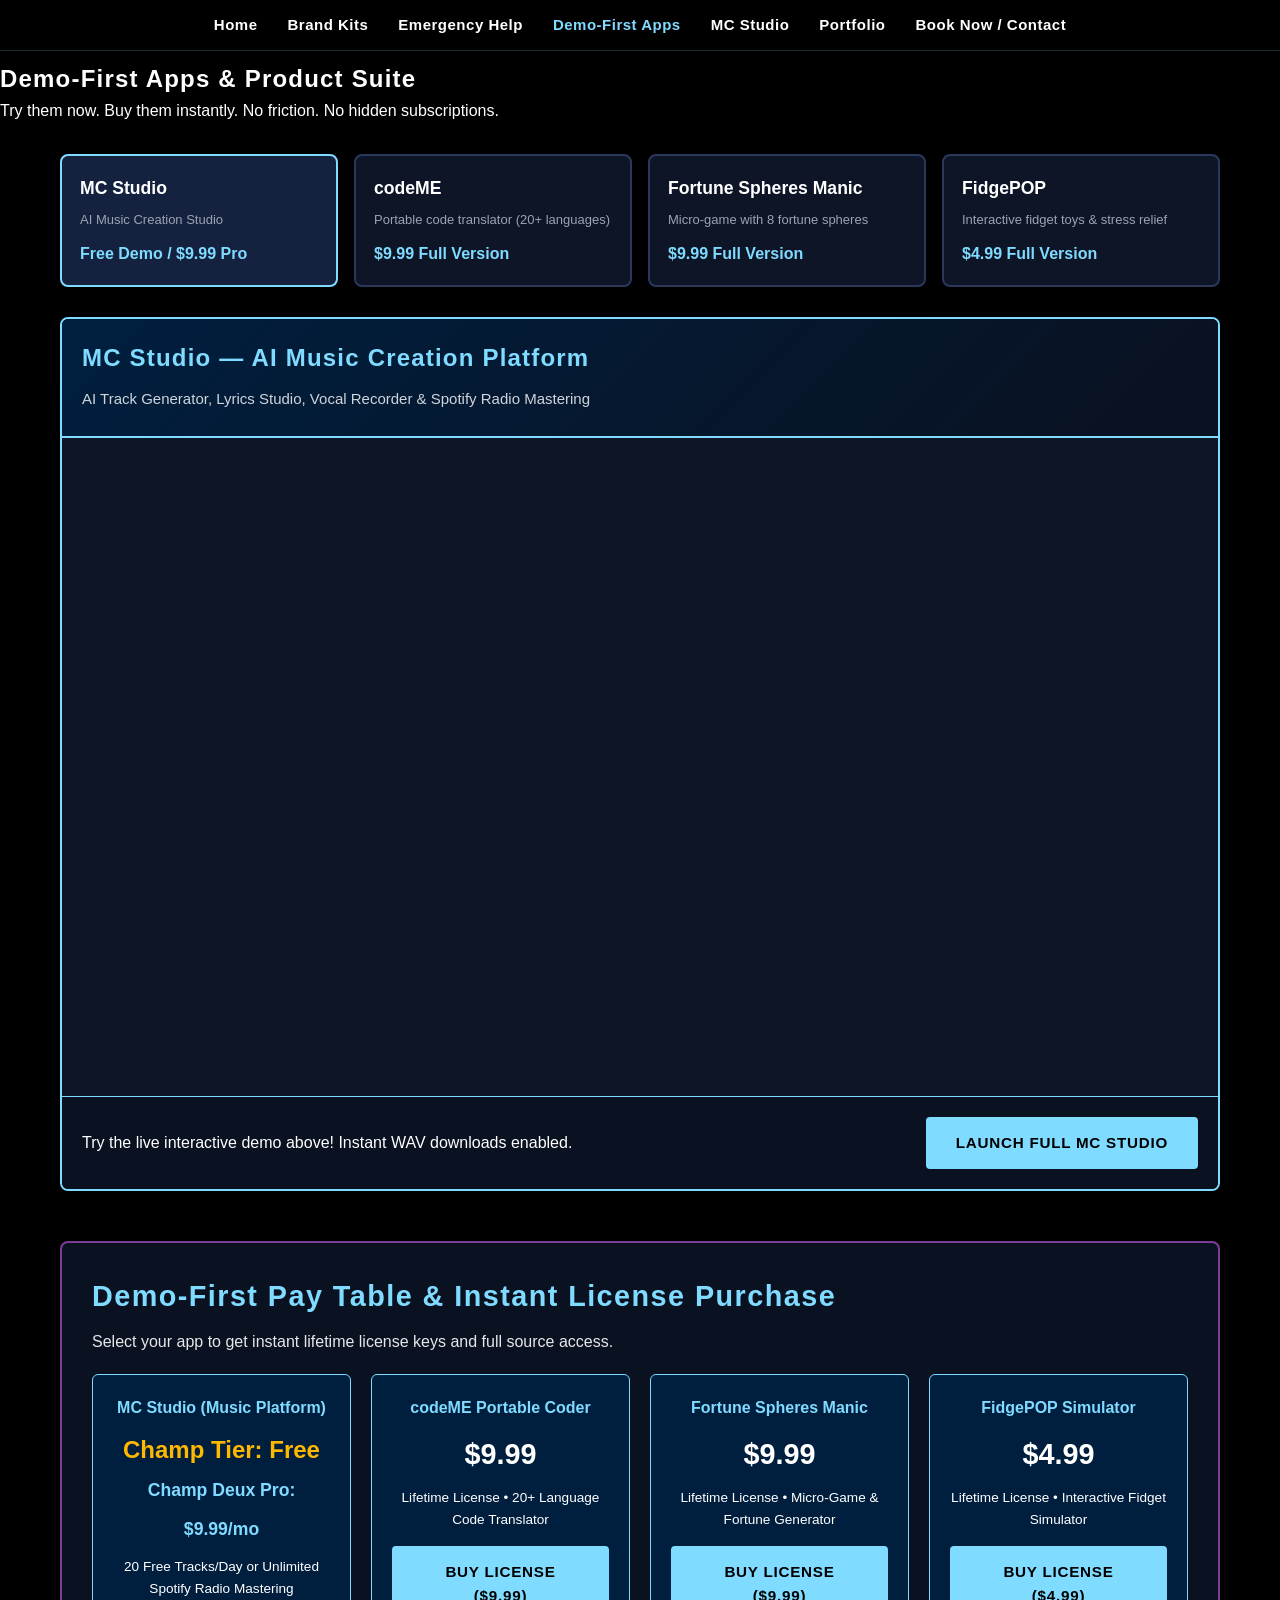
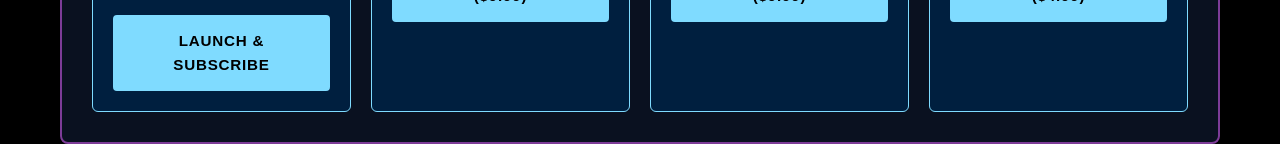
<file: demo.html>
<!DOCTYPE html>
<html lang="en">
<head>
  <meta charset="UTF-8">
  <meta name="viewport" content="width=device-width, initial-scale=1.0">
  <title>Demo‑First Apps & Products — MYM Logic LLC</title>
  <link rel="stylesheet" href="styles.css">
  <style>
    .demo-app-container {
      margin: 30px 0;
      border: 2px solid var(--electric-baby-blue);
      border-radius: 8px;
      overflow: hidden;
      background: #0d1527;
    }

    .demo-app-header {
      background: linear-gradient(135deg, var(--deep-navy), #0a1120);
      padding: 20px;
      border-bottom: 2px solid var(--electric-baby-blue);
    }

    .demo-app-header h3 {
      margin: 0 0 10px 0;
      color: var(--electric-baby-blue);
      font-size: 24px;
    }

    .demo-app-header p {
      margin: 5px 0;
      color: #d1d5db;
      font-size: 15px;
    }

    .demo-frame {
      width: 100%;
      height: 650px;
      border: none;
    }

    .demo-app-footer {
      background: #0a1120;
      border-top: 1px solid var(--electric-baby-blue);
      padding: 20px;
      display: flex;
      justify-content: space-between;
      align-items: center;
    }

    .app-selector {
      display: grid;
      grid-template-columns: repeat(auto-fit, minmax(220px, 1fr));
      gap: 16px;
      margin: 30px 0;
    }

    .app-card {
      padding: 18px;
      background: #0d1527;
      border: 2px solid #2a385c;
      border-radius: 8px;
      cursor: pointer;
      transition: all 0.25s ease;
    }

    .app-card:hover, .app-card.active {
      border-color: var(--electric-baby-blue);
      background: #142240;
    }

    .app-card h4 {
      margin: 0 0 8px 0;
      color: var(--white);
      font-size: 1.1rem;
    }

    .app-card p {
      margin: 0;
      color: #9ca3af;
      font-size: 13px;
    }

    .app-card .price {
      margin-top: 10px;
      color: var(--electric-baby-blue);
      font-weight: bold;
    }

    .pay-table {
      margin-top: 50px;
      padding: 30px;
      background: #0a1120;
      border: 2px solid var(--scion-purple-haze);
      border-radius: 8px;
    }

    .pay-grid {
      display: grid;
      grid-template-columns: repeat(auto-fit, minmax(240px, 1fr));
      gap: 20px;
      margin-top: 20px;
    }

    .pay-card {
      background: #001F3F;
      border: 1px solid var(--electric-baby-blue);
      padding: 20px;
      border-radius: 6px;
      text-align: center;
    }
  </style>
</head>
<body>
  <!-- NAVIGATION BAR -->
  <nav class="main-nav">
    <ul>
      <li><a href="index.html">Home</a></li>
      <li><a href="brandkits.html">Brand Kits</a></li>
      <li><a href="emergency.html">Emergency Help</a></li>
      <li><a href="demo.html" class="active">Demo‑First Apps</a></li>
      <li><a href="mcstudio.html">MC Studio</a></li>
      <li><a href="portfolio.html">Portfolio</a></li>
      <li><a href="contact.html">Book Now / Contact</a></li>
    </ul>
  </nav>

  <section class="page-header">
    <h2>Demo‑First Apps & Product Suite</h2>
    <p>Try them now. Buy them instantly. No friction. No hidden subscriptions.</p>
  </section>

  <section class="demo-page">
    <div class="container">

      <!-- APP SELECTOR -->
      <div class="app-selector">
        <div class="app-card active" onclick="switchApp('mcstudio')">
          <h4>MC Studio</h4>
          <p>AI Music Creation Studio</p>
          <div class="price">Free Demo / $9.99 Pro</div>
        </div>
        <div class="app-card" onclick="switchApp('codeme')">
          <h4>codeME</h4>
          <p>Portable code translator (20+ languages)</p>
          <div class="price">$9.99 Full Version</div>
        </div>
        <div class="app-card" onclick="switchApp('fortune-spheres')">
          <h4>Fortune Spheres Manic</h4>
          <p>Micro-game with 8 fortune spheres</p>
          <div class="price">$9.99 Full Version</div>
        </div>
        <div class="app-card" onclick="switchApp('fidgepop')">
          <h4>FidgePOP</h4>
          <p>Interactive fidget toys & stress relief</p>
          <div class="price">$4.99 Full Version</div>
        </div>
      </div>

      <!-- DEMO APP CONTAINERS -->
      <div id="mcstudio-app" class="demo-app-container">
        <div class="demo-app-header">
          <h3>MC Studio — AI Music Creation Platform</h3>
          <p>AI Track Generator, Lyrics Studio, Vocal Recorder & Spotify Radio Mastering</p>
        </div>
        <iframe id="mcstudio-frame" class="demo-frame" src="https://mc.thinkmym.com"></iframe>
        <div class="demo-app-footer">
          <p>Try the live interactive demo above! Instant WAV downloads enabled.</p>
          <a href="https://mc.thinkmym.com" class="cta-btn" target="_blank">Launch Full MC Studio</a>
        </div>
      </div>

      <div id="codeme-app" class="demo-app-container" style="display: none;">
        <div class="demo-app-header">
          <h3>codeME — Portable Coder</h3>
          <p>Translate code, generate snippets, and test ideas instantly across 20+ programming languages</p>
        </div>
        <iframe id="codeme-frame" class="demo-frame" src="demos/codeme/index.html"></iframe>
        <div class="demo-app-footer">
          <p>Try the demo above. Buy the full standalone version for $9.99</p>
          <a href="#pay-table" class="cta-btn">Buy Full Version ($9.99)</a>
        </div>
      </div>

      <div id="fortune-spheres-app" class="demo-app-container" style="display: none;">
        <div class="demo-app-header">
          <h3>Fortune Spheres Manic</h3>
          <p>Random character fortune teller with 8 unique personalities and manic mode surprises</p>
        </div>
        <iframe id="fortune-spheres-frame" class="demo-frame" src="demos/spheres/index.html"></iframe>
        <div class="demo-app-footer">
          <p>Try the demo above. Buy the full version for $9.99</p>
          <a href="#pay-table" class="cta-btn">Buy Full Version ($9.99)</a>
        </div>
      </div>

      <div id="fidgepop-app" class="demo-app-container" style="display: none;">
        <div class="demo-app-header">
          <h3>FidgePOP</h3>
          <p>Interactive fidget toys & stress relief simulator</p>
        </div>
        <iframe id="fidgepop-frame" class="demo-frame" src="demos/fidgepop/index.html"></iframe>
        <div class="demo-app-footer">
          <p>Try the demo above. Buy the full version for $4.99</p>
          <a href="#pay-table" class="cta-btn">Buy Full Version ($4.99)</a>
        </div>
      </div>

      <!-- PAY TABLE & APP PRODUCT SUITE -->
      <section id="pay-table" class="pay-table">
        <h3 style="color: var(--electric-baby-blue); font-size: 1.8rem; margin-bottom: 10px;">Demo‑First Pay Table & Instant License Purchase</h3>
        <p style="color: #fff; opacity: 0.9;">Select your app to get instant lifetime license keys and full source access.</p>

        <div class="pay-grid">
          <div class="pay-card">
            <h4 style="color: var(--electric-baby-blue);">MC Studio (Music Platform)</h4>
            <p style="font-size: 1.5rem; font-weight: bold; margin: 10px 0; color: #ffb800;">Champ Tier: Free<br><span style="font-size: 1.1rem; color: var(--electric-baby-blue);">Champ Deux Pro: $9.99/mo</span></p>
            <p style="font-size: 0.85rem; margin-bottom: 15px;">20 Free Tracks/Day or Unlimited Spotify Radio Mastering</p>
            <a href="https://mc.thinkmym.com" class="cta-btn" style="width: 100%; text-align: center;">Launch & Subscribe</a>
          </div>

          <div class="pay-card">
            <h4 style="color: var(--electric-baby-blue);">codeME Portable Coder</h4>
            <p style="font-size: 1.8rem; font-weight: bold; margin: 10px 0;">$9.99</p>
            <p style="font-size: 0.85rem; margin-bottom: 15px;">Lifetime License • 20+ Language Code Translator</p>
            <a href="contact.html?buy=codeme" class="cta-btn" style="width: 100%; text-align: center;">Buy License ($9.99)</a>
          </div>

          <div class="pay-card">
            <h4 style="color: var(--electric-baby-blue);">Fortune Spheres Manic</h4>
            <p style="font-size: 1.8rem; font-weight: bold; margin: 10px 0;">$9.99</p>
            <p style="font-size: 0.85rem; margin-bottom: 15px;">Lifetime License • Micro-Game & Fortune Generator</p>
            <a href="contact.html?buy=spheres" class="cta-btn" style="width: 100%; text-align: center;">Buy License ($9.99)</a>
          </div>

          <div class="pay-card">
            <h4 style="color: var(--electric-baby-blue);">FidgePOP Simulator</h4>
            <p style="font-size: 1.8rem; font-weight: bold; margin: 10px 0;">$4.99</p>
            <p style="font-size: 0.85rem; margin-bottom: 15px;">Lifetime License • Interactive Fidget Simulator</p>
            <a href="contact.html?buy=fidgepop" class="cta-btn" style="width: 100%; text-align: center;">Buy License ($4.99)</a>
          </div>
        </div>
      </section>

    </div>
  </section>

  <script>
    function switchApp(appId) {
      document.getElementById('mcstudio-app').style.display = 'none';
      document.getElementById('codeme-app').style.display = 'none';
      document.getElementById('fortune-spheres-app').style.display = 'none';
      document.getElementById('fidgepop-app').style.display = 'none';

      document.querySelectorAll('.app-card').forEach(card => card.classList.remove('active'));

      const selectedApp = document.getElementById(appId + '-app');
      if (selectedApp) selectedApp.style.display = 'block';

      if (event && event.target) {
        const card = event.target.closest('.app-card');
        if (card) card.classList.add('active');
      }
    }
  </script>
</body>
</html>
</file>
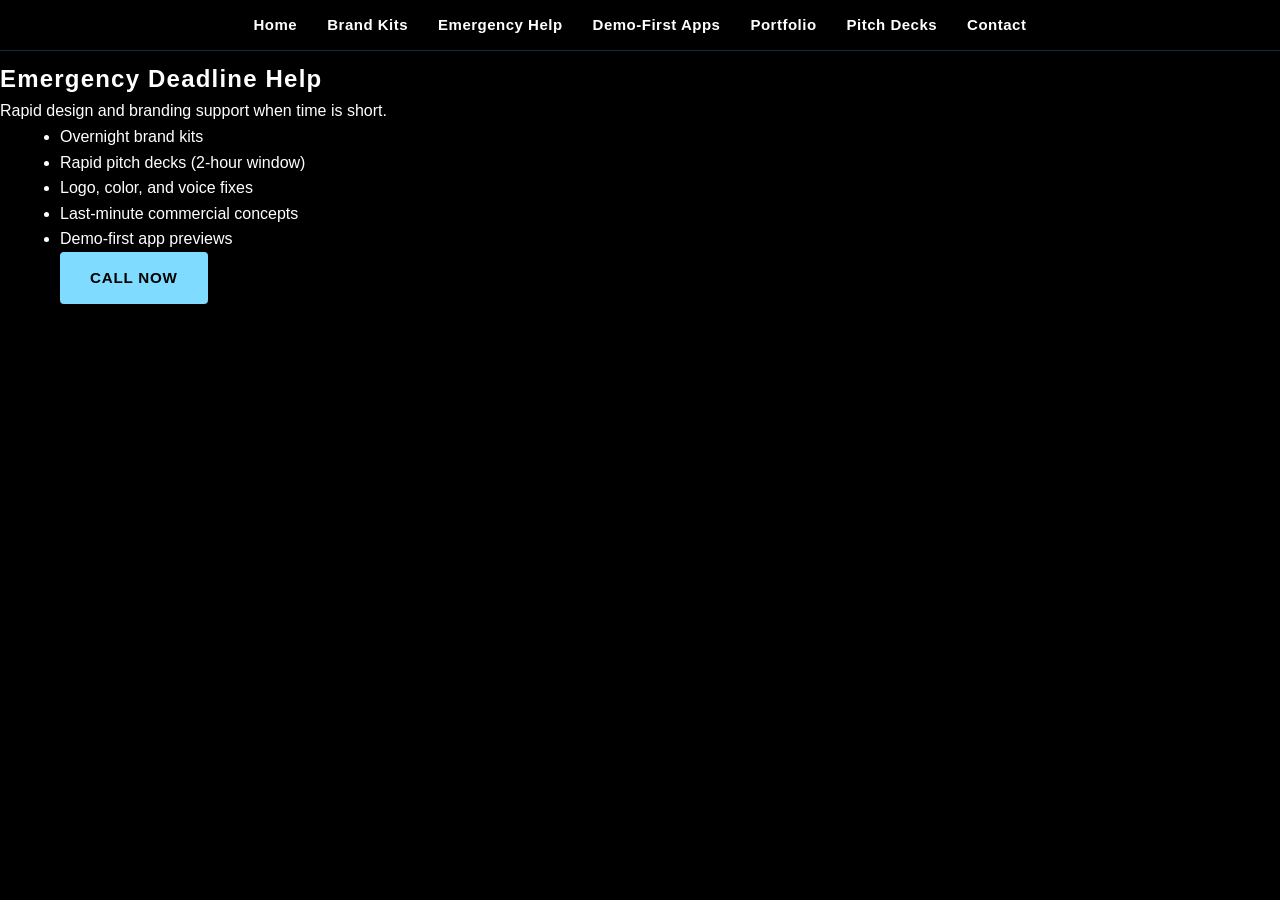
<file: emergency.html>
<!DOCTYPE html>
<html lang="en">
<head>
  <meta charset="UTF-8">
  <meta name="viewport" content="width=device-width, initial-scale=1.0">
  <title>Emergency Help — MYM Logic LLC</title>
  <link rel="stylesheet" href="styles.css">
</head>
<body>
  <nav class="main-nav">
    <ul>
      <li><a href="index.html">Home</a></li>
      <li><a href="brandkits.html">Brand Kits</a></li>
      <li><a href="emergency.html">Emergency Help</a></li>
      <li><a href="demo.html">Demo‑First Apps</a></li>
      <li><a href="portfolio.html">Portfolio</a></li>
      <li><a href="pitchdeck.html">Pitch Decks</a></li>
      <li><a href="contact.html">Contact</a></li>
    </ul>
  </nav>

  <section class="page-header">
    <h2>Emergency Deadline Help</h2>
    <p>Rapid design and branding support when time is short.</p>
  </section>

  <section class="emergency-page">
    <div class="container">
      <ul>
        <li>Overnight brand kits</li>
        <li>Rapid pitch decks (2‑hour window)</li>
        <li>Logo, color, and voice fixes</li>
        <li>Last‑minute commercial concepts</li>
        <li>Demo‑first app previews</li>
      </ul>
      <a href="tel:5099002468" class="cta-btn">Call Now</a>
    </div>
  </section>
</body>
</html>
</file>
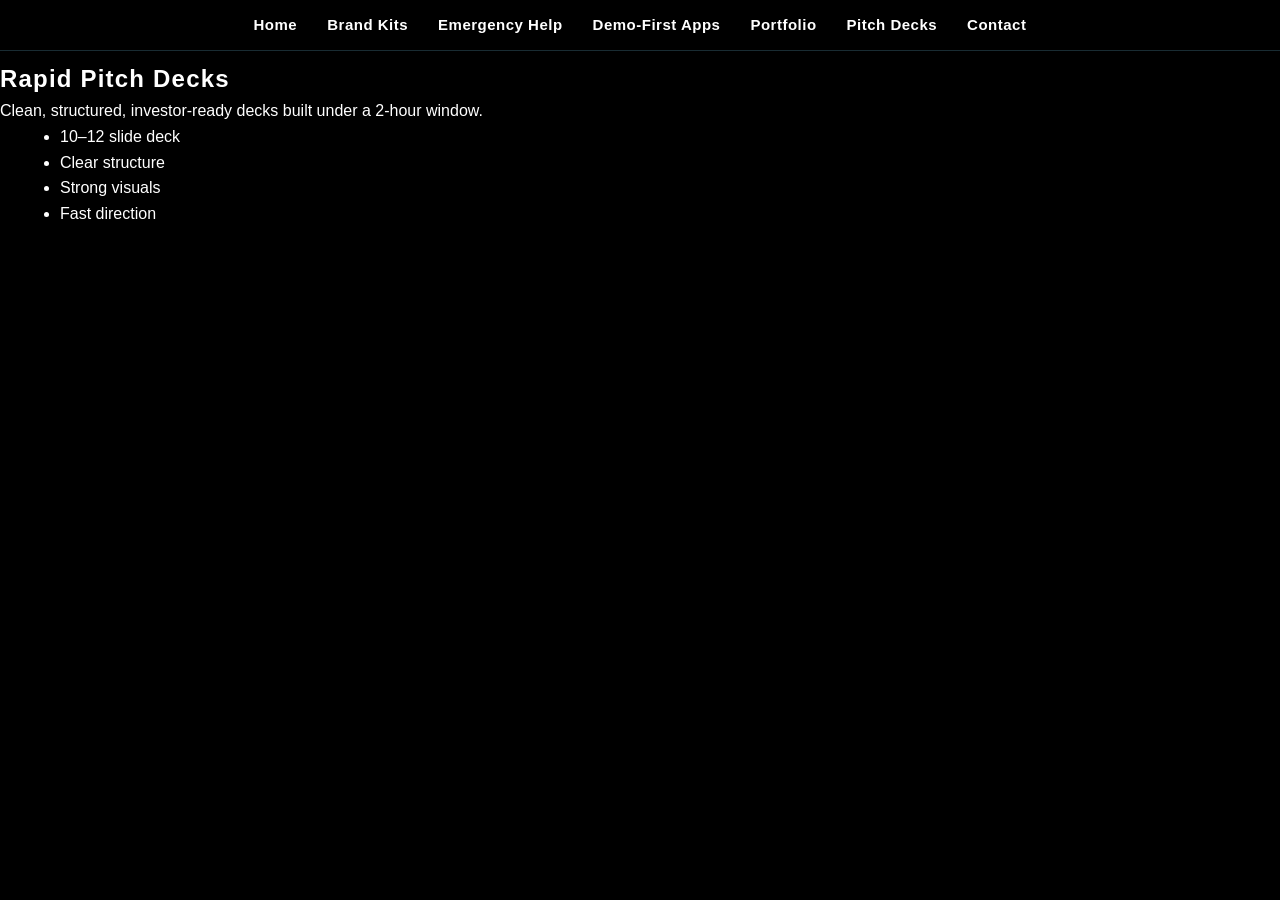
<file: pitchdeck.html>
<!DOCTYPE html>
<html lang="en">
<head>
  <meta charset="UTF-8">
  <meta name="viewport" content="width=device-width, initial-scale=1.0">
  <title>Pitch Decks — MYM Logic LLC</title>
  <link rel="stylesheet" href="styles.css">
</head>
<body>
  <nav class="main-nav">
    <ul>
      <li><a href="index.html">Home</a></li>
      <li><a href="brandkits.html">Brand Kits</a></li>
      <li><a href="emergency.html">Emergency Help</a></li>
      <li><a href="demo.html">Demo‑First Apps</a></li>
      <li><a href="portfolio.html">Portfolio</a></li>
      <li><a href="pitchdeck.html">Pitch Decks</a></li>
      <li><a href="contact.html">Contact</a></li>
    </ul>
  </nav>

  <section class="page-header">
    <h2>Rapid Pitch Decks</h2>
    <p>Clean, structured, investor‑ready decks built under a 2‑hour window.</p>
  </section>

  <section class="pitchdeck-page">
    <div class="container">
      <ul>
        <li>10–12 slide deck</li>
        <li>Clear structure</li>
        <li>Strong visuals</li>
        <li>Fast direction</
</file>
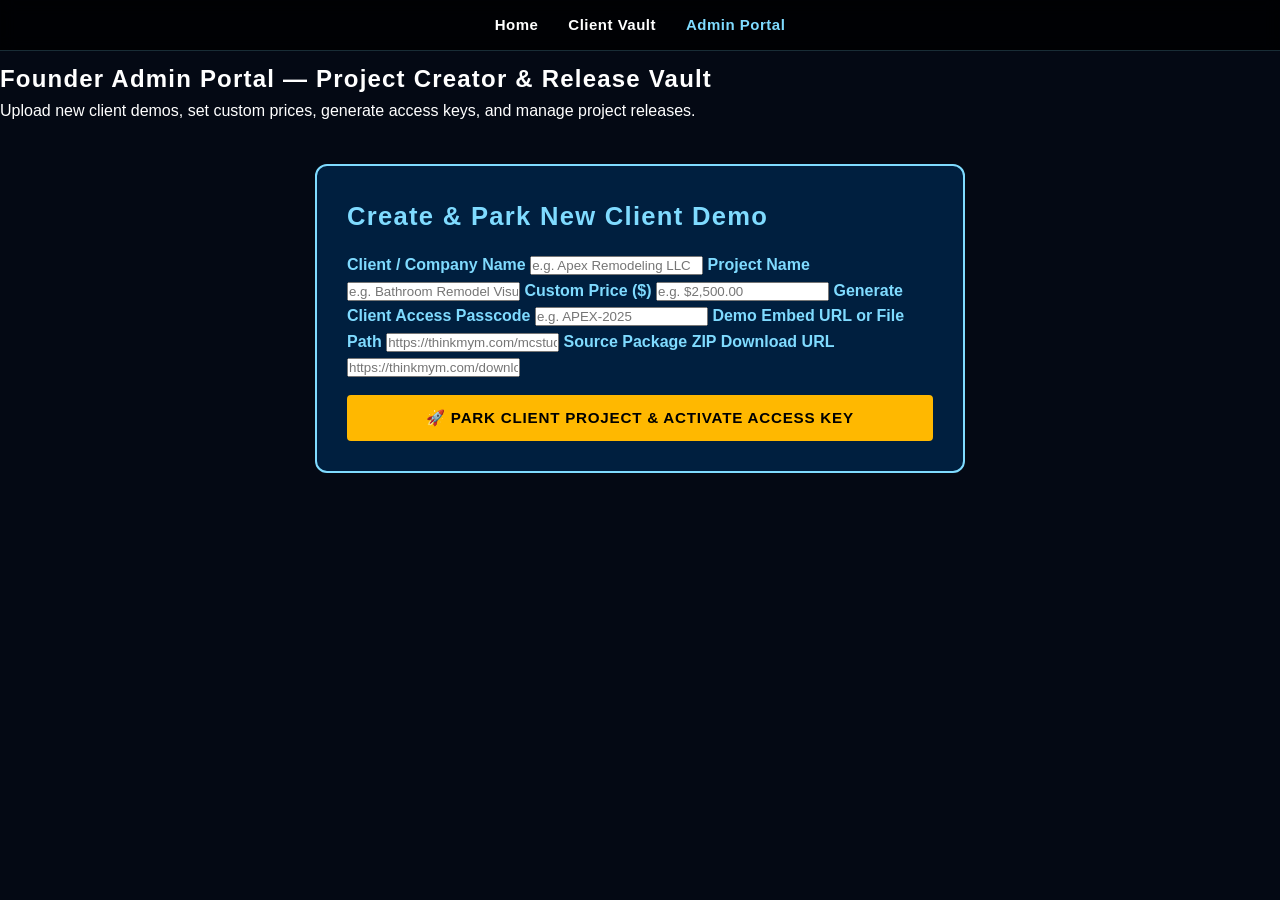
<file: vault-admin.html>
<!DOCTYPE html>
<html lang="en">
<head>
  <meta charset="UTF-8">
  <meta name="viewport" content="width=device-width, initial-scale=1.0">
  <title>Founder Admin — Client Vault & Project Creator | MYM Logic LLC</title>
  <link rel="stylesheet" href="styles.css">
  <style>
    body { background: #040914; color: white; }
    .admin-card {
      max-width: 650px;
      margin: 40px auto;
      background: #001F3F;
      border: 2px solid var(--electric-baby-blue);
      border-radius: 12px;
      padding: 30px;
    }
  </style>
</head>
<body>
  <nav class="main-nav">
    <ul>
      <li><a href="index.html">Home</a></li>
      <li><a href="vault.html">Client Vault</a></li>
      <li><a href="vault-admin.html" class="active">Admin Portal</a></li>
    </ul>
  </nav>

  <section class="page-header">
    <h2>Founder Admin Portal — Project Creator & Release Vault</h2>
    <p>Upload new client demos, set custom prices, generate access keys, and manage project releases.</p>
  </section>

  <div class="container">
    <div class="admin-card">
      <h3 style="color: var(--electric-baby-blue); font-size: 1.6rem; margin-bottom: 15px;">Create & Park New Client Demo</h3>

      <form id="adminProjectForm" class="contact-form" onsubmit="event.preventDefault(); saveProject();">
        <label style="color: var(--electric-baby-blue); font-weight: bold;">Client / Company Name</label>
        <input type="text" id="clientNameInput" placeholder="e.g. Apex Remodeling LLC" required />

        <label style="color: var(--electric-baby-blue); font-weight: bold;">Project Name</label>
        <input type="text" id="projectNameInput" placeholder="e.g. Bathroom Remodel Visualizer App" required />

        <label style="color: var(--electric-baby-blue); font-weight: bold;">Custom Price ($)</label>
        <input type="text" id="customPriceInput" placeholder="e.g. $2,500.00" required />

        <label style="color: var(--electric-baby-blue); font-weight: bold;">Generate Client Access Passcode</label>
        <input type="text" id="passcodeKeyInput" placeholder="e.g. APEX-2025" required />

        <label style="color: var(--electric-baby-blue); font-weight: bold;">Demo Embed URL or File Path</label>
        <input type="text" id="demoUrlInput" placeholder="https://thinkmym.com/mcstudio or path" required />

        <label style="color: var(--electric-baby-blue); font-weight: bold;">Source Package ZIP Download URL</label>
        <input type="text" id="zipDownloadInput" placeholder="https://thinkmym.com/downloads/apex_source.zip" required />

        <button type="submit" class="cta-btn" style="width: 100%; margin-top: 15px; cursor: pointer; background: #ffb800; border-color: #ffb800; color: #000; font-weight: bold;">
          🚀 Park Client Project & Activate Access Key
        </button>
      </form>

      <div id="adminSuccessMsg" style="display: none; margin-top: 20px; background: rgba(46,230,166,0.2); border: 1px solid #2ee6a6; padding: 15px; border-radius: 6px; color: #2ee6a6; text-align: center;">
        ✅ Client Project Parked Successfully! Give the client their access key to view their demo and pay for release.
      </div>
    </div>
  </div>

  <script>
    function saveProject() {
      const name = document.getElementById('projectNameInput').value;
      const price = document.getElementById('customPriceInput').value;
      const key = document.getElementById('passcodeKeyInput').value.trim().toUpperCase();

      document.getElementById('adminSuccessMsg').style.display = 'block';
      document.getElementById('adminSuccessMsg').innerHTML = `
        ✅ Project <strong>${name}</strong> (${price}) created!<br>
        <strong>Client Access Key:</strong> <span style="font-size: 1.2rem; text-decoration: underline;">${key}</span><br>
        Send client link: <strong>https://thinkmym.com/vault.html</strong>
      `;
    }
  </script>
</body>
</html>
</file>
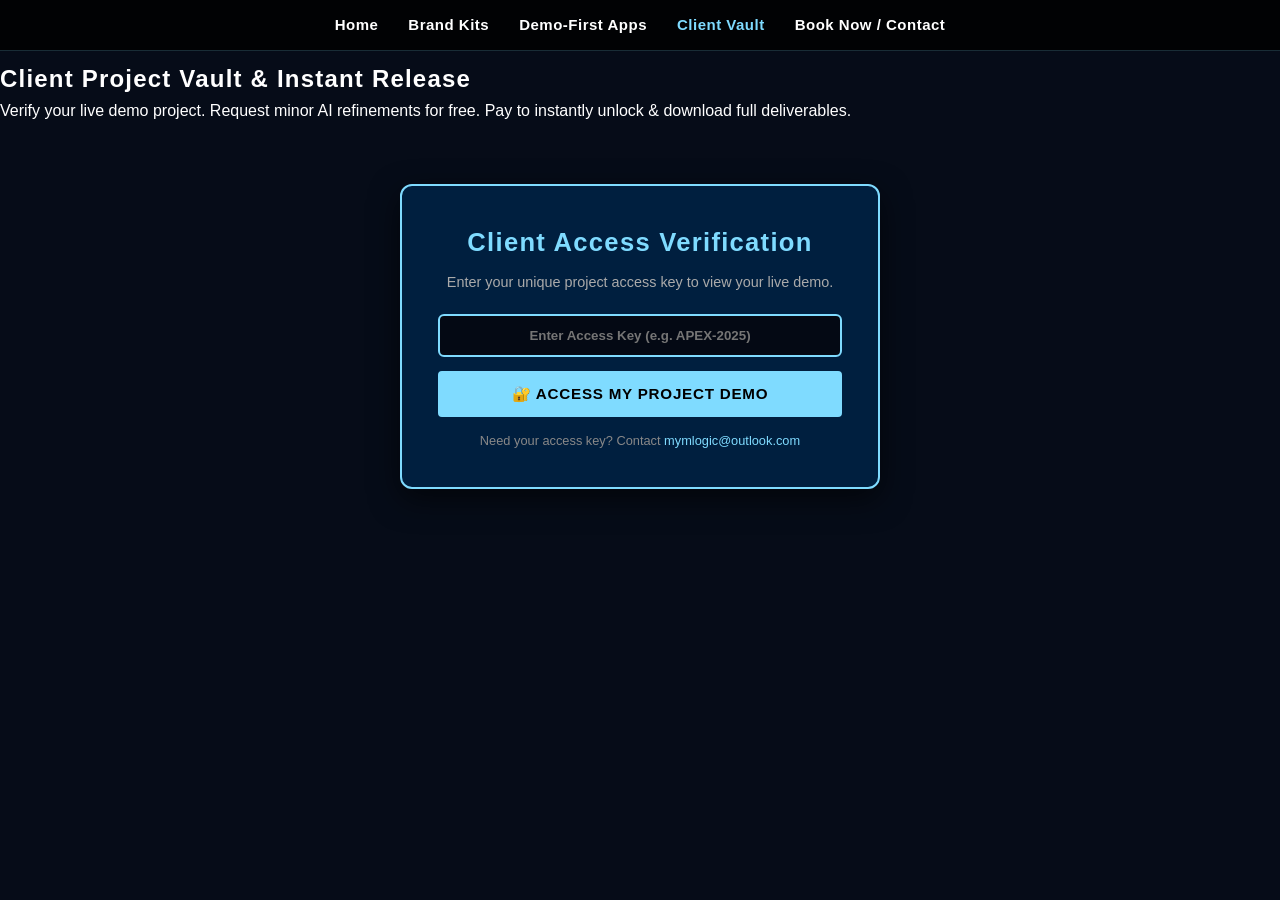
<file: vault.html>
<!DOCTYPE html>
<html lang="en">
<head>
  <meta charset="UTF-8">
  <meta name="viewport" content="width=device-width, initial-scale=1.0">
  <title>Client Project Vault & Instant Release — MYM Logic LLC</title>
  <link rel="stylesheet" href="styles.css">
  <style>
    body {
      background: #060c18;
      color: var(--white);
    }

    .vault-container {
      max-width: 1200px;
      margin: 30px auto;
      padding: 0 20px;
    }

    .auth-card {
      max-width: 480px;
      margin: 60px auto;
      background: #001F3F;
      border: 2px solid var(--electric-baby-blue);
      border-radius: 12px;
      padding: 36px;
      text-align: center;
      box-shadow: 0 10px 30px rgba(0,0,0,0.6);
    }

    .demo-workspace {
      display: grid;
      grid-template-columns: 1fr 340px;
      gap: 20px;
      margin-top: 20px;
    }

    .demo-viewer {
      background: #000;
      border: 2px solid var(--electric-baby-blue);
      border-radius: 10px;
      overflow: hidden;
      display: flex;
      flex-direction: column;
    }

    .demo-header {
      background: var(--deep-navy);
      padding: 12px 20px;
      display: flex;
      justify-content: space-between;
      align-items: center;
      border-bottom: 1px solid var(--electric-baby-blue);
    }

    .demo-frame {
      width: 100%;
      height: 620px;
      border: none;
    }

    .ai-chat-sidebar {
      background: #001F3F;
      border: 2px solid var(--scion-purple-haze);
      border-radius: 10px;
      padding: 20px;
      display: flex;
      flex-direction: column;
    }

    .chat-feed {
      flex: 1;
      min-height: 320px;
      max-height: 420px;
      overflow-y: auto;
      background: #040914;
      border: 1px solid rgba(255,255,255,0.1);
      border-radius: 8px;
      padding: 12px;
      font-size: 0.88rem;
      margin: 10px 0;
      display: flex;
      flex-direction: column;
      gap: 10px;
    }

    .pay-release-box {
      background: radial-gradient(circle at top, rgba(255, 184, 0, 0.15), #0a1120);
      border: 2px solid #ffb800;
      padding: 20px;
      border-radius: 10px;
      margin-top: 20px;
      text-align: center;
    }

    .price-display {
      font-size: 2rem;
      font-weight: 800;
      color: #ffb800;
      margin: 8px 0;
    }

    .release-success-box {
      background: rgba(46, 230, 166, 0.15);
      border: 2px solid #2ee6a6;
      padding: 20px;
      border-radius: 10px;
      margin-top: 20px;
      text-align: center;
      color: #2ee6a6;
    }

    @media (max-width: 900px) {
      .demo-workspace {
        grid-template-columns: 1fr;
      }
    }
  </style>
</head>
<body>
  <!-- NAV BAR -->
  <nav class="main-nav">
    <ul>
      <li><a href="index.html">Home</a></li>
      <li><a href="brandkits.html">Brand Kits</a></li>
      <li><a href="demo.html">Demo‑First Apps</a></li>
      <li><a href="vault.html" class="active">Client Vault</a></li>
      <li><a href="contact.html">Book Now / Contact</a></li>
    </ul>
  </nav>

  <section class="page-header">
    <h2>Client Project Vault & Instant Release</h2>
    <p>Verify your live demo project. Request minor AI refinements for free. Pay to instantly unlock & download full deliverables.</p>
  </section>

  <div class="vault-container">

    <!-- LOGIN CARD (Client Passcode Access) -->
    <div id="loginCard" class="auth-card">
      <h3 style="color: var(--electric-baby-blue); font-size: 1.6rem; margin-bottom: 8px;">Client Access Verification</h3>
      <p style="color: #aaa; font-size: 0.9rem; margin-bottom: 20px;">Enter your unique project access key to view your live demo.</p>

      <input type="text" id="accessKeyInput" placeholder="Enter Access Key (e.g. APEX-2025)" style="width: 100%; padding: 12px; border-radius: 6px; border: 2px solid var(--electric-baby-blue); background: #040914; color: white; margin-bottom: 14px; text-align: center; font-weight: bold;" />

      <button id="verifyKeyBtn" class="cta-btn" style="width: 100%; cursor: pointer;">🔐 Access My Project Demo</button>
      <p style="margin-top: 14px; font-size: 0.8rem; color: #888;">Need your access key? Contact <a href="mailto:mymlogic@outlook.com">mymlogic@outlook.com</a></p>
    </div>

    <!-- CLIENT WORKSPACE (Shown after verification) -->
    <div id="clientWorkspace" class="hidden" style="display: none;">
      <div style="display: flex; justify-content: space-between; align-items: center; background: #001F3F; padding: 14px 20px; border-radius: 8px; border: 1px solid var(--electric-baby-blue);">
        <div>
          <h3 id="projectTitleDisplay" style="color: var(--electric-baby-blue); margin: 0;">Project Name Loading...</h3>
          <span id="clientEmailDisplay" style="font-size: 0.82rem; color: #aaa;">Client ID Verified</span>
        </div>
        <button onclick="location.reload()" class="cta-btn" style="padding: 6px 14px; font-size: 0.8rem;">Exit Vault</button>
      </div>

      <div class="demo-workspace">
        <!-- Interactive Live Demo Frame -->
        <div class="demo-viewer">
          <div class="demo-header">
            <span style="color: var(--electric-baby-blue); font-weight: bold;">🖥️ Live Verified Interactive Demo</span>
            <span style="font-size: 0.78rem; color: #ffb800; background: rgba(255,184,0,0.15); padding: 3px 8px; border-radius: 4px;">Demo First Mode</span>
          </div>
          <iframe id="projectIframe" class="demo-frame" src="about:blank"></iframe>
        </div>

        <!-- AI Tweaks & Instant Paywall Sidebar -->
        <div class="ai-chat-sidebar">
          <h4 style="color: var(--electric-baby-blue); margin: 0 0 4px;">⚡ Free AI Minor Refinements</h4>
          <p style="font-size: 0.78rem; color: #aaa; margin: 0 0 10px;">Need a color, font, wording, or button tweak? Ask below!</p>

          <div id="chatFeed" class="chat-feed">
            <div style="color: var(--electric-baby-blue);"><strong>MYM Logic Assistant:</strong> Your project demo is loaded. Test every button and feature. Need any minor design changes?</div>
          </div>

          <div style="display: flex; gap: 8px;">
            <input type="text" id="tweakInput" placeholder="e.g. Change accent color to gold..." style="flex: 1; padding: 8px; border-radius: 4px; border: 1px solid var(--electric-baby-blue); background: #040914; color: white; font-size: 0.85rem;" />
            <button id="sendTweakBtn" class="cta-btn" style="padding: 8px 12px; font-size: 0.8rem; cursor: pointer;">Send</button>
          </div>

          <!-- Pay & Instant Release Box -->
          <div id="payReleaseBox" class="pay-release-box">
            <span style="font-size: 0.8rem; font-weight: bold; color: var(--electric-baby-blue);">Project Final Total</span>
            <div id="projectPriceDisplay" class="price-display">$0.00</div>
            <p style="font-size: 0.78rem; color: #ccc; margin-bottom: 12px;">Click below to process payment & instantly unlock full source code & live credentials.</p>

            <button id="payAndReleaseBtn" class="cta-btn" style="width: 100%; background: #ffb800; border-color: #ffb800; color: #000; font-weight: 800; cursor: pointer;">
              💳 Pay & Release Project
            </button>
          </div>

          <!-- Unlocked Deliverables Box (Shown after payment) -->
          <div id="unlockedBox" class="release-success-box hidden" style="display: none;">
            <h3>🎉 Project Released & Delivered!</h3>
            <p style="font-size: 0.85rem; color: white; margin: 10px 0;">Payment verified. Download your complete source package and credentials below:</p>
            <a id="downloadSourceBtn" href="#" class="cta-btn" style="width: 100%; text-align: center; margin-top: 8px;">📥 Download Source Package (.ZIP)</a>
          </div>
        </div>
      </div>
    </div>

  </div>

  <script>
    // Sample Client Projects Database
    const CLIENT_PROJECTS = {
      'APEX-2025': {
        name: 'Apex Remodeling App & Booking Emulator',
        price: '$1,500.00',
        demoUrl: 'https://mc.thinkmym.com',
        downloadUrl: '#',
        status: 'pending'
      },
      'DEMO-VIP': {
        name: 'Custom AI SaaS Platform Architecture',
        price: '$2,999.99',
        demoUrl: 'https://mc.thinkmym.com',
        downloadUrl: '#',
        status: 'pending'
      }
    };

    let activeProjectKey = null;

    const accessKeyInput = document.getElementById('accessKeyInput');
    const verifyKeyBtn = document.getElementById('verifyKeyBtn');
    const loginCard = document.getElementById('loginCard');
    const clientWorkspace = document.getElementById('clientWorkspace');
    const projectTitleDisplay = document.getElementById('projectTitleDisplay');
    const projectPriceDisplay = document.getElementById('projectPriceDisplay');
    const projectIframe = document.getElementById('projectIframe');
    const payAndReleaseBtn = document.getElementById('payAndReleaseBtn');

    verifyKeyBtn.addEventListener('click', () => {
      const key = accessKeyInput.value.trim().toUpperCase();
      const proj = CLIENT_PROJECTS[key];

      if (!proj) {
        alert('Invalid access key! Please check your project key or contact mymlogic@outlook.com');
        return;
      }

      activeProjectKey = key;
      loginCard.style.display = 'none';
      clientWorkspace.style.display = 'block';

      projectTitleDisplay.textContent = proj.name;
      projectPriceDisplay.textContent = proj.price;
      projectIframe.src = proj.demoUrl;
    });

    // AI Minor Adjustment Assistant
    const tweakInput = document.getElementById('tweakInput');
    const sendTweakBtn = document.getElementById('sendTweakBtn');
    const chatFeed = document.getElementById('chatFeed');

    sendTweakBtn.addEventListener('click', () => {
      const reqText = tweakInput.value.trim();
      if (!reqText) return;

      const userBubble = document.createElement('div');
      userBubble.style.color = '#7FDBFF';
      userBubble.innerHTML = `<strong>You:</strong> ${escapeHtml(reqText)}`;
      chatFeed.appendChild(userBubble);
      tweakInput.value = '';

      setTimeout(() => {
        const aiBubble = document.createElement('div');
        aiBubble.style.color = '#2ee6a6';
        aiBubble.innerHTML = `<strong>MYM Logic Assistant:</strong> Received! Applying refinement: "${escapeHtml(reqText)}". Updating live view...`;
        chatFeed.appendChild(aiBubble);
        chatFeed.scrollTop = chatFeed.scrollHeight;
      }, 1000);
    });

    // Pay & Instant Release
    payAndReleaseBtn.addEventListener('click', () => {
      const proj = CLIENT_PROJECTS[activeProjectKey];
      alert(`Connecting to Stripe for ${proj.name} (${proj.price})...`);

      // Simulate payment processing & instant release
      setTimeout(() => {
        document.getElementById('payReleaseBox').style.display = 'none';
        document.getElementById('unlockedBox').style.display = 'block';
      }, 1500);
    });

    function escapeHtml(str) {
      return str.replace(/&/g, "&amp;").replace(/</g, "&lt;").replace(/>/g, "&gt;");
    }
  </script>
</body>
</html>
</file>
<file: styles.css>
/* ============================================
   MYM LOGIC LLC — WEBSITE STYLES
   ============================================ */

/* Color Variables */
:root {
    --electric-baby-blue: #7FDBFF;
    --scion-purple-haze: #7D3C98;
    --deep-navy: #001F3F;
    --black: #000000;
    --white: #FFFFFF;
}

/* ============================================
   GLOBAL STYLES
   ============================================ */

* {
    margin: 0;
    padding: 0;
    box-sizing: border-box;
}

html {
    scroll-behavior: smooth;
}

body {
    font-family: 'Segoe UI', Tahoma, Geneva, Verdana, sans-serif;
    line-height: 1.6;
    color: var(--white);
    background-color: var(--black);
    overflow-x: hidden;
    padding-top: 60px;
}

.container {
    max-width: 1200px;
    margin: 0 auto;
    padding: 0 20px;
}

h1, h2, h3 {
    font-family: 'Montserrat', 'Orbitron', sans-serif;
    font-weight: 700;
    letter-spacing: 0.05em;
}

a {
    color: var(--electric-baby-blue);
    text-decoration: none;
    transition: color 0.3s ease;
}

a:hover {
    color: var(--white);
}

/* ============================================
   NAV BAR
   ============================================ */

.main-nav {
    width: 100%;
    background: rgba(0, 0, 0, 0.8);
    backdrop-filter: blur(8px);
    position: fixed;
    top: 0;
    left: 0;
    z-index: 9999;
    padding: 12px 0;
    border-bottom: 1px solid rgba(127, 219, 255, 0.2);
}

.main-nav ul {
    list-style: none;
    margin: 0;
    padding: 0;
    display: flex;
    justify-content: center;
    gap: 30px;
}

.main-nav ul li a {
    color: #ffffff;
    text-decoration: none;
    font-weight: 600;
    font-size: 15px;
    letter-spacing: 0.5px;
    transition: color 0.2s ease;
}

.main-nav ul li a:hover, .main-nav ul li a.active {
    color: var(--electric-baby-blue);
}

/* ============================================
   MOBILE STICKY BAR
   ============================================ */

.mobile-sticky-bar {
    display: none;
    position: fixed;
    bottom: 0;
    left: 0;
    right: 0;
    background: rgba(0, 31, 63, 0.95);
    backdrop-filter: blur(10px);
    border-top: 2px solid var(--electric-baby-blue);
    padding: 10px 16px;
    z-index: 99999;
    justify-content: space-around;
    align-items: center;
}

@media (max-width: 768px) {
    .mobile-sticky-bar {
        display: flex;
    }
}

/* ============================================
   HERO HEADER
   ============================================ */

.hero {
    position: relative;
    height: 100vh;
    display: flex;
    align-items: center;
    justify-content: center;
    overflow: hidden;
}

.hero-bg {
    position: absolute;
    top: 0;
    left: 0;
    width: 100%;
    height: 100%;
    object-fit: cover;
    z-index: 0;
    filter: blur(8px) brightness(0.85);
    opacity: 0.7;
}

.hero-overlay {
    background: rgba(0, 0, 0, 0.45);
}

.hero-content {
    position: relative;
    z-index: 2;
    text-align: center;
    max-width: 800px;
    padding: 20px;
}

.hero-title {
    font-size: clamp(2.5rem, 8vw, 4.5rem);
    color: var(--electric-baby-blue);
    margin-bottom: 20px;
    text-shadow: 0 0 20px rgba(127, 219, 255, 0.3);
    letter-spacing: 0.1em;
}

.hero-tagline {
    font-size: clamp(1rem, 3vw, 1.8rem);
    color: #C678DD;
    font-weight: 600;
    line-height: 1.4;
    text-shadow: 0 0 10px rgba(198, 120, 221, 0.9);
}

/* ============================================
   CTA BUTTONS
   ============================================ */

.cta-btn {
    display: inline-block;
    background: var(--electric-baby-blue);
    color: var(--black);
    padding: 12px 28px;
    border-radius: 4px;
    font-weight: 700;
    letter-spacing: 0.05em;
    transition: all 0.25s ease;
    border: 2px solid var(--electric-baby-blue);
    text-transform: uppercase;
    font-size: 0.95rem;
}

.cta-btn:hover {
    background: transparent;
    color: var(--electric-baby-blue);
    border-color: var(--electric-baby-blue);
    transform: translateY(-2px);
}

/* ============================================
   COMPANY OVERVIEW
   ============================================ */

.company-overview {
    background-color: var(--deep-navy);
    color: var(--white);
    padding: 80px 20px;
}

.company-overview .container {
    max-width: 900px;
}

.company-overview h2 {
    font-size: clamp(2rem, 5vw, 3rem);
    margin-bottom: 30px;
    color: var(--electric-baby-blue);
    position: relative;
    display: inline-block;
    padding-bottom: 15px;
}

.company-overview h2::after {
    content: '';
    position: absolute;
    bottom: 0;
    left: 0;
    width: 100%;
    height: 2px;
    background: linear-gradient(90deg, var(--electric-baby-blue), transparent);
}

.company-overview p {
    font-size: 1.1rem;
    line-height: 1.8;
    margin-bottom: 25px;
}

.doctrine {
    font-style: italic;
    color: var(--scion-purple-haze);
    font-size: 1.15rem;
    border-left: 4px solid var(--electric-baby-blue);
    padding-left: 20px;
    margin-top: 20px;
}

/* ============================================
   LAB & CHARITIES SECTION
   ============================================ */

.lab-section {
    background-color: var(--black);
    color: var(--electric-baby-blue);
    padding: 80px 20px;
    border-top: 2px solid var(--scion-purple-haze);
    border-bottom: 2px solid var(--scion-purple-haze);
}

.lab-item {
    background: rgba(125, 60, 152, 0.1);
    border-left: 4px solid var(--scion-purple-haze);
    padding: 30px;
    margin-bottom: 25px;
    border-radius: 4px;
}

.lab-item h3 {
    font-size: 1.6rem;
    margin-bottom: 15px;
    color: var(--white);
}

.lab-item p {
    font-size: 1.05rem;
    line-height: 1.8;
    margin-bottom: 20px;
    color: rgba(255, 255, 255, 0.9);
}

/* ============================================
   STUDIOS SECTION
   ============================================ */

.studios-section {
    background-color: var(--deep-navy);
    color: var(--white);
    padding: 80px 20px;
}

.studios-list {
    display: flex;
    flex-direction: column;
    gap: 25px;
    margin-top: 30px;
}

.studio-item {
    display: flex;
    align-items: flex-start;
    gap: 15px;
}

.studio-accent {
    color: var(--electric-baby-blue);
    font-size: 1.5rem;
    flex-shrink: 0;
}

.studio-text strong {
    color: var(--electric-baby-blue);
    font-weight: 700;
}

/* ============================================
   FOOTER
   ============================================ */

.footer {
    background-color: var(--black);
    color: var(--electric-baby-blue);
    padding: 60px 20px;
    border-top: 2px solid var(--scion-purple-haze);
}

.footer-content {
    max-width: 1200px;
    margin: 0 auto;
    display: grid;
    grid-template-columns: 1fr 1fr;
    gap: 40px;
}

.footer-left h3, .footer-right h3 {
    font-size: 1.2rem;
    margin-bottom: 15px;
    color: var(--white);
}

@media (max-width: 768px) {
    .footer-content {
        grid-template-columns: 1fr;
        text-align: center;
    }

    .main-nav ul {
        flex-direction: column;
        gap: 12px;
        padding: 10px 0;
    }
}
</file>
<file: demos/codeme/style.css>
* {
  margin: 0;
  padding: 0;
  box-sizing: border-box;
}

:root {
  --bg: #0e0e0e;
  --surface: #161616;
  --border: #252525;
  --text: #c8c8c8;
  --text-dim: #666;
  --accent: #3a7;
  --accent-dim: #2a5;
  --err: #c44;
}

body {
  font-family: "SF Mono", "Fira Code", "Consolas", monospace;
  background: var(--bg);
  color: var(--text);
  min-height: 100vh;
  font-size: 13px;
  line-height: 1.5;
}

#app {
  max-width: 960px;
  margin: 0 auto;
  padding: 16px 12px;
}

header {
  display: flex;
  align-items: baseline;
  gap: 10px;
  margin-bottom: 16px;
  padding-bottom: 8px;
  border-bottom: 1px solid var(--border);
}

header h1 {
  font-size: 16px;
  font-weight: 600;
  color: var(--accent);
  letter-spacing: 1px;
}

.sub {
  font-size: 11px;
  color: var(--text-dim);
  letter-spacing: 0.5px;
}

.controls {
  margin-bottom: 12px;
}

.mode-row {
  display: flex;
  gap: 4px;
  margin-bottom: 8px;
}

.mode-btn {
  background: var(--surface);
  border: 1px solid var(--border);
  color: var(--text-dim);
  padding: 6px 14px;
  font-family: inherit;
  font-size: 11px;
  cursor: pointer;
  transition: all 0.15s;
  letter-spacing: 0.5px;
}

.mode-btn:hover {
  color: var(--text);
  border-color: var(--text-dim);
}

.mode-btn.active {
  color: var(--accent);
  border-color: var(--accent);
  background: #1a2a1f;
}

.lang-row {
  display: flex;
  align-items: center;
  gap: 8px;
}

select {
  background: var(--surface);
  border: 1px solid var(--border);
  color: var(--text);
  padding: 5px 10px;
  font-family: inherit;
  font-size: 12px;
  cursor: pointer;
  min-width: 160px;
}

select:focus {
  outline: none;
  border-color: var(--accent);
}

.workspace {
  display: grid;
  grid-template-columns: 1fr 1fr;
  gap: 8px;
  margin-bottom: 10px;
}

.panel {
  background: var(--surface);
  border: 1px solid var(--border);
  display: flex;
  flex-direction: column;
}

.panel-head {
  display: flex;
  align-items: center;
  gap: 6px;
  padding: 6px 10px;
  border-bottom: 1px solid var(--border);
  background: #111;
}

.panel-label {
  font-size: 10px;
  color: var(--text-dim);
  letter-spacing: 0.5px;
  text-transform: uppercase;
  flex: 1;
}

.sm-btn {
  background: none;
  border: 1px solid var(--border);
  color: var(--text-dim);
  padding: 2px 8px;
  font-family: inherit;
  font-size: 10px;
  cursor: pointer;
  transition: all 0.15s;
}

.sm-btn:hover {
  color: var(--text);
  border-color: var(--text-dim);
}

textarea {
  background: transparent;
  border: none;
  color: var(--text);
  padding: 10px;
  font-family: inherit;
  font-size: 13px;
  line-height: 1.5;
  resize: none;
  height: 220px;
  width: 100%;
}

textarea:focus {
  outline: none;
}

textarea::placeholder {
  color: var(--text-dim);
}

.output-panel pre {
  padding: 10px;
  height: 220px;
  overflow: auto;
  white-space: pre-wrap;
  word-wrap: break-word;
}

.output-panel code {
  font-family: inherit;
  font-size: 13px;
  color: var(--text);
}

.action-row {
  display: flex;
  align-items: center;
  gap: 12px;
  margin-bottom: 12px;
}

.go-btn {
  background: var(--accent);
  border: none;
  color: #0e0e0e;
  padding: 8px 28px;
  font-family: inherit;
  font-size: 12px;
  font-weight: 600;
  cursor: pointer;
  letter-spacing: 0.5px;
  transition: all 0.15s;
}

.go-btn:hover {
  background: var(--accent-dim);
}

.go-btn:disabled {
  opacity: 0.4;
  cursor: not-allowed;
}

.status {
  font-size: 11px;
  color: var(--text-dim);
}

.status.error {
  color: var(--err);
}

.terminal-section {
  background: var(--surface);
  border: 1px solid var(--border);
}

.terminal {
  padding: 10px;
  height: 140px;
  overflow: auto;
  font-size: 12px;
  white-space: pre-wrap;
  word-wrap: break-word;
}

.term-placeholder {
  color: var(--text-dim);
  font-style: italic;
}

.term-line {
  display: block;
  color: var(--text);
}

.term-err {
  color: var(--err);
}

.term-info {
  color: var(--accent);
}

@media (max-width: 640px) {
  #app {
    padding: 10px 8px;
  }

  .workspace {
    grid-template-columns: 1fr;
  }

  textarea,
  .output-panel pre {
    height: 160px;
  }

  .mode-btn {
    padding: 6px 10px;
    font-size: 10px;
  }

  header h1 {
    font-size: 14px;
  }
}
</file>
<file: demos/fidgepop/assets/index-DQ_Tt4GA.css>
*,:before,:after{--tw-border-spacing-x: 0;--tw-border-spacing-y: 0;--tw-translate-x: 0;--tw-translate-y: 0;--tw-rotate: 0;--tw-skew-x: 0;--tw-skew-y: 0;--tw-scale-x: 1;--tw-scale-y: 1;--tw-pan-x: ;--tw-pan-y: ;--tw-pinch-zoom: ;--tw-scroll-snap-strictness: proximity;--tw-gradient-from-position: ;--tw-gradient-via-position: ;--tw-gradient-to-position: ;--tw-ordinal: ;--tw-slashed-zero: ;--tw-numeric-figure: ;--tw-numeric-spacing: ;--tw-numeric-fraction: ;--tw-ring-inset: ;--tw-ring-offset-width: 0px;--tw-ring-offset-color: #fff;--tw-ring-color: rgb(59 130 246 / .5);--tw-ring-offset-shadow: 0 0 #0000;--tw-ring-shadow: 0 0 #0000;--tw-shadow: 0 0 #0000;--tw-shadow-colored: 0 0 #0000;--tw-blur: ;--tw-brightness: ;--tw-contrast: ;--tw-grayscale: ;--tw-hue-rotate: ;--tw-invert: ;--tw-saturate: ;--tw-sepia: ;--tw-drop-shadow: ;--tw-backdrop-blur: ;--tw-backdrop-brightness: ;--tw-backdrop-contrast: ;--tw-backdrop-grayscale: ;--tw-backdrop-hue-rotate: ;--tw-backdrop-invert: ;--tw-backdrop-opacity: ;--tw-backdrop-saturate: ;--tw-backdrop-sepia: ;--tw-contain-size: ;--tw-contain-layout: ;--tw-contain-paint: ;--tw-contain-style: }::backdrop{--tw-border-spacing-x: 0;--tw-border-spacing-y: 0;--tw-translate-x: 0;--tw-translate-y: 0;--tw-rotate: 0;--tw-skew-x: 0;--tw-skew-y: 0;--tw-scale-x: 1;--tw-scale-y: 1;--tw-pan-x: ;--tw-pan-y: ;--tw-pinch-zoom: ;--tw-scroll-snap-strictness: proximity;--tw-gradient-from-position: ;--tw-gradient-via-position: ;--tw-gradient-to-position: ;--tw-ordinal: ;--tw-slashed-zero: ;--tw-numeric-figure: ;--tw-numeric-spacing: ;--tw-numeric-fraction: ;--tw-ring-inset: ;--tw-ring-offset-width: 0px;--tw-ring-offset-color: #fff;--tw-ring-color: rgb(59 130 246 / .5);--tw-ring-offset-shadow: 0 0 #0000;--tw-ring-shadow: 0 0 #0000;--tw-shadow: 0 0 #0000;--tw-shadow-colored: 0 0 #0000;--tw-blur: ;--tw-brightness: ;--tw-contrast: ;--tw-grayscale: ;--tw-hue-rotate: ;--tw-invert: ;--tw-saturate: ;--tw-sepia: ;--tw-drop-shadow: ;--tw-backdrop-blur: ;--tw-backdrop-brightness: ;--tw-backdrop-contrast: ;--tw-backdrop-grayscale: ;--tw-backdrop-hue-rotate: ;--tw-backdrop-invert: ;--tw-backdrop-opacity: ;--tw-backdrop-saturate: ;--tw-backdrop-sepia: ;--tw-contain-size: ;--tw-contain-layout: ;--tw-contain-paint: ;--tw-contain-style: }*,:before,:after{box-sizing:border-box;border-width:0;border-style:solid;border-color:#e5e7eb}:before,:after{--tw-content: ""}html,:host{line-height:1.5;-webkit-text-size-adjust:100%;-moz-tab-size:4;-o-tab-size:4;tab-size:4;font-family:var(--font-sans);font-feature-settings:normal;font-variation-settings:normal;-webkit-tap-highlight-color:transparent}body{margin:0;line-height:inherit}hr{height:0;color:inherit;border-top-width:1px}abbr:where([title]){-webkit-text-decoration:underline dotted;text-decoration:underline dotted}h1,h2,h3,h4,h5,h6{font-size:inherit;font-weight:inherit}a{color:inherit;text-decoration:inherit}b,strong{font-weight:bolder}code,kbd,samp,pre{font-family:var(--font-mono);font-feature-settings:normal;font-variation-settings:normal;font-size:1em}small{font-size:80%}sub,sup{font-size:75%;line-height:0;position:relative;vertical-align:baseline}sub{bottom:-.25em}sup{top:-.5em}table{text-indent:0;border-color:inherit;border-collapse:collapse}button,input,optgroup,select,textarea{font-family:inherit;font-feature-settings:inherit;font-variation-settings:inherit;font-size:100%;font-weight:inherit;line-height:inherit;letter-spacing:inherit;color:inherit;margin:0;padding:0}button,select{text-transform:none}button,input:where([type=button]),input:where([type=reset]),input:where([type=submit]){-webkit-appearance:button;background-color:transparent;background-image:none}:-moz-focusring{outline:auto}:-moz-ui-invalid{box-shadow:none}progress{vertical-align:baseline}::-webkit-inner-spin-button,::-webkit-outer-spin-button{height:auto}[type=search]{-webkit-appearance:textfield;outline-offset:-2px}::-webkit-search-decoration{-webkit-appearance:none}::-webkit-file-upload-button{-webkit-appearance:button;font:inherit}summary{display:list-item}blockquote,dl,dd,h1,h2,h3,h4,h5,h6,hr,figure,p,pre{margin:0}fieldset{margin:0;padding:0}legend{padding:0}ol,ul,menu{list-style:none;margin:0;padding:0}dialog{padding:0}textarea{resize:vertical}input::-moz-placeholder,textarea::-moz-placeholder{opacity:1;color:#9ca3af}input::placeholder,textarea::placeholder{opacity:1;color:#9ca3af}button,[role=button]{cursor:pointer}:disabled{cursor:default}img,svg,video,canvas,audio,iframe,embed,object{display:block;vertical-align:middle}img,video{max-width:100%;height:auto}[hidden]:where(:not([hidden=until-found])){display:none}*{--tw-border-opacity: 1;border-color:hsl(var(--border) / var(--tw-border-opacity, 1))}body{--tw-bg-opacity: 1;background-color:hsl(var(--background) / var(--tw-bg-opacity, 1));font-family:var(--font-sans);--tw-text-opacity: 1;color:hsl(var(--foreground) / var(--tw-text-opacity, 1));-webkit-font-smoothing:antialiased;-moz-osx-font-smoothing:grayscale}.sr-only{position:absolute;width:1px;height:1px;padding:0;margin:-1px;overflow:hidden;clip:rect(0,0,0,0);white-space:nowrap;border-width:0}.pointer-events-none{pointer-events:none}.pointer-events-auto{pointer-events:auto}.visible{visibility:visible}.invisible{visibility:hidden}.fixed{position:fixed}.absolute{position:absolute}.relative{position:relative}.inset-0{inset:0}.inset-x-0{left:0;right:0}.inset-y-0{top:0;bottom:0}.-bottom-12{bottom:-3rem}.-left-12{left:-3rem}.-right-12{right:-3rem}.-top-12{top:-3rem}.bottom-0{bottom:0}.bottom-4{bottom:1rem}.bottom-8{bottom:2rem}.left-0{left:0}.left-1{left:.25rem}.left-1\/2{left:50%}.left-2{left:.5rem}.left-4{left:1rem}.left-\[50\%\]{left:50%}.right-0{right:0}.right-1{right:.25rem}.right-2{right:.5rem}.right-3{right:.75rem}.right-4{right:1rem}.top-0{top:0}.top-1\.5{top:.375rem}.top-1\/2{top:50%}.top-2{top:.5rem}.top-3\.5{top:.875rem}.top-4{top:1rem}.top-8{top:2rem}.top-\[1px\]{top:1px}.top-\[50\%\]{top:50%}.top-\[60\%\]{top:60%}.top-full{top:100%}.z-10{z-index:10}.z-20{z-index:20}.z-50{z-index:50}.z-\[100\]{z-index:100}.z-\[1\]{z-index:1}.-mx-1{margin-left:-.25rem;margin-right:-.25rem}.mx-2{margin-left:.5rem;margin-right:.5rem}.mx-3\.5{margin-left:.875rem;margin-right:.875rem}.mx-4{margin-left:1rem;margin-right:1rem}.mx-auto{margin-left:auto;margin-right:auto}.my-0\.5{margin-top:.125rem;margin-bottom:.125rem}.my-1{margin-top:.25rem;margin-bottom:.25rem}.-ml-4{margin-left:-1rem}.-mt-4{margin-top:-1rem}.mb-1{margin-bottom:.25rem}.mb-10{margin-bottom:2.5rem}.mb-2{margin-bottom:.5rem}.mb-3{margin-bottom:.75rem}.mb-4{margin-bottom:1rem}.ml-1{margin-left:.25rem}.ml-auto{margin-left:auto}.mr-2{margin-right:.5rem}.mt-1{margin-top:.25rem}.mt-1\.5{margin-top:.375rem}.mt-2{margin-top:.5rem}.mt-24{margin-top:6rem}.mt-4{margin-top:1rem}.mt-8{margin-top:2rem}.mt-auto{margin-top:auto}.block{display:block}.flex{display:flex}.inline-flex{display:inline-flex}.table{display:table}.grid{display:grid}.hidden{display:none}.aspect-square{aspect-ratio:1 / 1}.aspect-video{aspect-ratio:16 / 9}.size-4{width:1rem;height:1rem}.h-1\.5{height:.375rem}.h-10{height:2.5rem}.h-11{height:2.75rem}.h-12{height:3rem}.h-14{height:3.5rem}.h-16{height:4rem}.h-2{height:.5rem}.h-2\.5{height:.625rem}.h-3{height:.75rem}.h-3\.5{height:.875rem}.h-4{height:1rem}.h-44{height:11rem}.h-5{height:1.25rem}.h-6{height:1.5rem}.h-7{height:1.75rem}.h-8{height:2rem}.h-9{height:2.25rem}.h-\[1px\]{height:1px}.h-\[var\(--radix-navigation-menu-viewport-height\)\]{height:var(--radix-navigation-menu-viewport-height)}.h-\[var\(--radix-select-trigger-height\)\]{height:var(--radix-select-trigger-height)}.h-auto{height:auto}.h-full{height:100%}.h-px{height:1px}.h-svh{height:100svh}.max-h-\[--radix-context-menu-content-available-height\]{max-height:var(--radix-context-menu-content-available-height)}.max-h-\[--radix-select-content-available-height\]{max-height:var(--radix-select-content-available-height)}.max-h-\[300px\]{max-height:300px}.max-h-\[var\(--radix-dropdown-menu-content-available-height\)\]{max-height:var(--radix-dropdown-menu-content-available-height)}.max-h-screen{max-height:100vh}.min-h-0{min-height:0px}.min-h-10{min-height:2.5rem}.min-h-8{min-height:2rem}.min-h-9{min-height:2.25rem}.min-h-\[80px\]{min-height:80px}.min-h-screen{min-height:100vh}.min-h-svh{min-height:100svh}.w-0{width:0px}.w-1{width:.25rem}.w-10{width:2.5rem}.w-11{width:2.75rem}.w-12{width:3rem}.w-14{width:3.5rem}.w-2{width:.5rem}.w-2\.5{width:.625rem}.w-20{width:5rem}.w-3{width:.75rem}.w-3\.5{width:.875rem}.w-3\/4{width:75%}.w-4{width:1rem}.w-44{width:11rem}.w-5{width:1.25rem}.w-64{width:16rem}.w-7{width:1.75rem}.w-72{width:18rem}.w-8{width:2rem}.w-9{width:2.25rem}.w-\[100px\]{width:100px}.w-\[1px\]{width:1px}.w-\[var\(--sidebar-width\)\]{width:var(--sidebar-width)}.w-auto{width:auto}.w-full{width:100%}.w-max{width:-moz-max-content;width:max-content}.w-px{width:1px}.min-w-0{min-width:0px}.min-w-10{min-width:2.5rem}.min-w-11{min-width:2.75rem}.min-w-5{min-width:1.25rem}.min-w-9{min-width:2.25rem}.min-w-\[12rem\]{min-width:12rem}.min-w-\[8rem\]{min-width:8rem}.min-w-\[var\(--radix-select-trigger-width\)\]{min-width:var(--radix-select-trigger-width)}.max-w-\[var\(--skeleton-width\)\]{max-width:var(--skeleton-width)}.max-w-lg{max-width:32rem}.max-w-max{max-width:-moz-max-content;max-width:max-content}.max-w-md{max-width:28rem}.max-w-sm{max-width:24rem}.flex-1{flex:1 1 0%}.shrink-0{flex-shrink:0}.grow{flex-grow:1}.grow-0{flex-grow:0}.basis-full{flex-basis:100%}.caption-bottom{caption-side:bottom}.border-collapse{border-collapse:collapse}.origin-\[--radix-context-menu-content-transform-origin\]{transform-origin:var(--radix-context-menu-content-transform-origin)}.origin-\[--radix-dropdown-menu-content-transform-origin\]{transform-origin:var(--radix-dropdown-menu-content-transform-origin)}.origin-\[--radix-hover-card-content-transform-origin\]{transform-origin:var(--radix-hover-card-content-transform-origin)}.origin-\[--radix-menubar-content-transform-origin\]{transform-origin:var(--radix-menubar-content-transform-origin)}.origin-\[--radix-popover-content-transform-origin\]{transform-origin:var(--radix-popover-content-transform-origin)}.origin-\[--radix-select-content-transform-origin\]{transform-origin:var(--radix-select-content-transform-origin)}.origin-\[--radix-tooltip-content-transform-origin\]{transform-origin:var(--radix-tooltip-content-transform-origin)}.-translate-x-1\/2{--tw-translate-x: -50%;transform:translate(var(--tw-translate-x),var(--tw-translate-y)) rotate(var(--tw-rotate)) skew(var(--tw-skew-x)) skewY(var(--tw-skew-y)) scaleX(var(--tw-scale-x)) scaleY(var(--tw-scale-y))}.-translate-x-px{--tw-translate-x: -1px;transform:translate(var(--tw-translate-x),var(--tw-translate-y)) rotate(var(--tw-rotate)) skew(var(--tw-skew-x)) skewY(var(--tw-skew-y)) scaleX(var(--tw-scale-x)) scaleY(var(--tw-scale-y))}.-translate-y-1\/2{--tw-translate-y: -50%;transform:translate(var(--tw-translate-x),var(--tw-translate-y)) rotate(var(--tw-rotate)) skew(var(--tw-skew-x)) skewY(var(--tw-skew-y)) scaleX(var(--tw-scale-x)) scaleY(var(--tw-scale-y))}.translate-x-\[-50\%\]{--tw-translate-x: -50%;transform:translate(var(--tw-translate-x),var(--tw-translate-y)) rotate(var(--tw-rotate)) skew(var(--tw-skew-x)) skewY(var(--tw-skew-y)) scaleX(var(--tw-scale-x)) scaleY(var(--tw-scale-y))}.translate-x-px{--tw-translate-x: 1px;transform:translate(var(--tw-translate-x),var(--tw-translate-y)) rotate(var(--tw-rotate)) skew(var(--tw-skew-x)) skewY(var(--tw-skew-y)) scaleX(var(--tw-scale-x)) scaleY(var(--tw-scale-y))}.translate-y-\[-50\%\]{--tw-translate-y: -50%;transform:translate(var(--tw-translate-x),var(--tw-translate-y)) rotate(var(--tw-rotate)) skew(var(--tw-skew-x)) skewY(var(--tw-skew-y)) scaleX(var(--tw-scale-x)) scaleY(var(--tw-scale-y))}.rotate-45{--tw-rotate: 45deg;transform:translate(var(--tw-translate-x),var(--tw-translate-y)) rotate(var(--tw-rotate)) skew(var(--tw-skew-x)) skewY(var(--tw-skew-y)) scaleX(var(--tw-scale-x)) scaleY(var(--tw-scale-y))}.rotate-90{--tw-rotate: 90deg;transform:translate(var(--tw-translate-x),var(--tw-translate-y)) rotate(var(--tw-rotate)) skew(var(--tw-skew-x)) skewY(var(--tw-skew-y)) scaleX(var(--tw-scale-x)) scaleY(var(--tw-scale-y))}.scale-110{--tw-scale-x: 1.1;--tw-scale-y: 1.1;transform:translate(var(--tw-translate-x),var(--tw-translate-y)) rotate(var(--tw-rotate)) skew(var(--tw-skew-x)) skewY(var(--tw-skew-y)) scaleX(var(--tw-scale-x)) scaleY(var(--tw-scale-y))}.scale-75{--tw-scale-x: .75;--tw-scale-y: .75;transform:translate(var(--tw-translate-x),var(--tw-translate-y)) rotate(var(--tw-rotate)) skew(var(--tw-skew-x)) skewY(var(--tw-skew-y)) scaleX(var(--tw-scale-x)) scaleY(var(--tw-scale-y))}.scale-90{--tw-scale-x: .9;--tw-scale-y: .9;transform:translate(var(--tw-translate-x),var(--tw-translate-y)) rotate(var(--tw-rotate)) skew(var(--tw-skew-x)) skewY(var(--tw-skew-y)) scaleX(var(--tw-scale-x)) scaleY(var(--tw-scale-y))}.scale-95{--tw-scale-x: .95;--tw-scale-y: .95;transform:translate(var(--tw-translate-x),var(--tw-translate-y)) rotate(var(--tw-rotate)) skew(var(--tw-skew-x)) skewY(var(--tw-skew-y)) scaleX(var(--tw-scale-x)) scaleY(var(--tw-scale-y))}.transform{transform:translate(var(--tw-translate-x),var(--tw-translate-y)) rotate(var(--tw-rotate)) skew(var(--tw-skew-x)) skewY(var(--tw-skew-y)) scaleX(var(--tw-scale-x)) scaleY(var(--tw-scale-y))}@keyframes pulse{50%{opacity:.5}}.animate-pulse{animation:pulse 2s cubic-bezier(.4,0,.6,1) infinite}.cursor-default{cursor:default}.cursor-grab{cursor:grab}.cursor-not-allowed{cursor:not-allowed}.cursor-pointer{cursor:pointer}.touch-none{touch-action:none}.touch-manipulation{touch-action:manipulation}.select-none{-webkit-user-select:none;-moz-user-select:none;user-select:none}.list-none{list-style-type:none}.grid-cols-2{grid-template-columns:repeat(2,minmax(0,1fr))}.flex-row{flex-direction:row}.flex-col{flex-direction:column}.flex-col-reverse{flex-direction:column-reverse}.flex-wrap{flex-wrap:wrap}.items-start{align-items:flex-start}.items-end{align-items:flex-end}.items-center{align-items:center}.items-stretch{align-items:stretch}.justify-center{justify-content:center}.justify-between{justify-content:space-between}.gap-1{gap:.25rem}.gap-1\.5{gap:.375rem}.gap-2{gap:.5rem}.gap-4{gap:1rem}.space-x-1>:not([hidden])~:not([hidden]){--tw-space-x-reverse: 0;margin-right:calc(.25rem * var(--tw-space-x-reverse));margin-left:calc(.25rem * calc(1 - var(--tw-space-x-reverse)))}.space-x-4>:not([hidden])~:not([hidden]){--tw-space-x-reverse: 0;margin-right:calc(1rem * var(--tw-space-x-reverse));margin-left:calc(1rem * calc(1 - var(--tw-space-x-reverse)))}.space-y-1>:not([hidden])~:not([hidden]){--tw-space-y-reverse: 0;margin-top:calc(.25rem * calc(1 - var(--tw-space-y-reverse)));margin-bottom:calc(.25rem * var(--tw-space-y-reverse))}.space-y-1\.5>:not([hidden])~:not([hidden]){--tw-space-y-reverse: 0;margin-top:calc(.375rem * calc(1 - var(--tw-space-y-reverse)));margin-bottom:calc(.375rem * var(--tw-space-y-reverse))}.space-y-2>:not([hidden])~:not([hidden]){--tw-space-y-reverse: 0;margin-top:calc(.5rem * calc(1 - var(--tw-space-y-reverse)));margin-bottom:calc(.5rem * var(--tw-space-y-reverse))}.space-y-4>:not([hidden])~:not([hidden]){--tw-space-y-reverse: 0;margin-top:calc(1rem * calc(1 - var(--tw-space-y-reverse)));margin-bottom:calc(1rem * var(--tw-space-y-reverse))}.overflow-auto{overflow:auto}.overflow-hidden{overflow:hidden}.overflow-y-auto{overflow-y:auto}.overflow-x-hidden{overflow-x:hidden}.whitespace-nowrap{white-space:nowrap}.break-words{overflow-wrap:break-word}.rounded-2xl{border-radius:1rem}.rounded-\[2px\]{border-radius:2px}.rounded-\[inherit\]{border-radius:inherit}.rounded-full{border-radius:9999px}.rounded-lg{border-radius:.5625rem}.rounded-md{border-radius:.375rem}.rounded-sm{border-radius:.1875rem}.rounded-xl{border-radius:.75rem}.rounded-t-\[10px\]{border-top-left-radius:10px;border-top-right-radius:10px}.rounded-tl-sm{border-top-left-radius:.1875rem}.border{border-width:1px}.border-0{border-width:0px}.border-2{border-width:2px}.border-\[1\.5px\]{border-width:1.5px}.border-y{border-top-width:1px;border-bottom-width:1px}.border-b{border-bottom-width:1px}.border-l{border-left-width:1px}.border-r{border-right-width:1px}.border-t{border-top-width:1px}.border-dashed{border-style:dashed}.border-\[--color-border\]{border-color:var(--color-border)}.border-black\/10{border-color:#0000001a}.border-border{--tw-border-opacity: 1;border-color:hsl(var(--border) / var(--tw-border-opacity, 1))}.border-border\/50{border-color:hsl(var(--border) / .5)}.border-card-border{--tw-border-opacity: 1;border-color:hsl(var(--card-border) / var(--tw-border-opacity, 1))}.border-destructive{--tw-border-opacity: 1;border-color:hsl(var(--destructive) / var(--tw-border-opacity, 1))}.border-destructive-border{border-color:var(--destructive-border)}.border-destructive\/50{border-color:hsl(var(--destructive) / .5)}.border-foreground{--tw-border-opacity: 1;border-color:hsl(var(--foreground) / var(--tw-border-opacity, 1))}.border-input{--tw-border-opacity: 1;border-color:hsl(var(--input) / var(--tw-border-opacity, 1))}.border-primary{--tw-border-opacity: 1;border-color:hsl(var(--primary) / var(--tw-border-opacity, 1))}.border-primary-border{border-color:var(--primary-border)}.border-secondary-border{border-color:var(--secondary-border)}.border-sidebar-border{--tw-border-opacity: 1;border-color:hsl(var(--sidebar-border) / var(--tw-border-opacity, 1))}.border-transparent{border-color:transparent}.border-l-transparent{border-left-color:transparent}.border-t-transparent{border-top-color:transparent}.bg-\[--color-bg\]{background-color:var(--color-bg)}.bg-accent{--tw-bg-opacity: 1;background-color:hsl(var(--accent) / var(--tw-bg-opacity, 1))}.bg-background{--tw-bg-opacity: 1;background-color:hsl(var(--background) / var(--tw-bg-opacity, 1))}.bg-black\/80{background-color:#000c}.bg-border{--tw-bg-opacity: 1;background-color:hsl(var(--border) / var(--tw-bg-opacity, 1))}.bg-card{--tw-bg-opacity: 1;background-color:hsl(var(--card) / var(--tw-bg-opacity, 1))}.bg-destructive{--tw-bg-opacity: 1;background-color:hsl(var(--destructive) / var(--tw-bg-opacity, 1))}.bg-foreground{--tw-bg-opacity: 1;background-color:hsl(var(--foreground) / var(--tw-bg-opacity, 1))}.bg-gray-50{--tw-bg-opacity: 1;background-color:rgb(249 250 251 / var(--tw-bg-opacity, 1))}.bg-muted{--tw-bg-opacity: 1;background-color:hsl(var(--muted) / var(--tw-bg-opacity, 1))}.bg-muted\/20{background-color:hsl(var(--muted) / .2)}.bg-muted\/50{background-color:hsl(var(--muted) / .5)}.bg-popover{--tw-bg-opacity: 1;background-color:hsl(var(--popover) / var(--tw-bg-opacity, 1))}.bg-primary{--tw-bg-opacity: 1;background-color:hsl(var(--primary) / var(--tw-bg-opacity, 1))}.bg-secondary{--tw-bg-opacity: 1;background-color:hsl(var(--secondary) / var(--tw-bg-opacity, 1))}.bg-sidebar{--tw-bg-opacity: 1;background-color:hsl(var(--sidebar) / var(--tw-bg-opacity, 1))}.bg-sidebar-border{--tw-bg-opacity: 1;background-color:hsl(var(--sidebar-border) / var(--tw-bg-opacity, 1))}.bg-transparent{background-color:transparent}.bg-gradient-to-br{background-image:linear-gradient(to bottom right,var(--tw-gradient-stops))}.from-orange-400{--tw-gradient-from: #fb923c var(--tw-gradient-from-position);--tw-gradient-to: rgb(251 146 60 / 0) var(--tw-gradient-to-position);--tw-gradient-stops: var(--tw-gradient-from), var(--tw-gradient-to)}.from-pink-400{--tw-gradient-from: #f472b6 var(--tw-gradient-from-position);--tw-gradient-to: rgb(244 114 182 / 0) var(--tw-gradient-to-position);--tw-gradient-stops: var(--tw-gradient-from), var(--tw-gradient-to)}.from-sky-400{--tw-gradient-from: #38bdf8 var(--tw-gradient-from-position);--tw-gradient-to: rgb(56 189 248 / 0) var(--tw-gradient-to-position);--tw-gradient-stops: var(--tw-gradient-from), var(--tw-gradient-to)}.from-violet-400{--tw-gradient-from: #a78bfa var(--tw-gradient-from-position);--tw-gradient-to: rgb(167 139 250 / 0) var(--tw-gradient-to-position);--tw-gradient-stops: var(--tw-gradient-from), var(--tw-gradient-to)}.to-amber-500{--tw-gradient-to: #f59e0b var(--tw-gradient-to-position)}.to-blue-500{--tw-gradient-to: #3b82f6 var(--tw-gradient-to-position)}.to-purple-500{--tw-gradient-to: #a855f7 var(--tw-gradient-to-position)}.to-rose-500{--tw-gradient-to: #f43f5e var(--tw-gradient-to-position)}.fill-current{fill:currentColor}.p-0{padding:0}.p-1{padding:.25rem}.p-2{padding:.5rem}.p-3{padding:.75rem}.p-4{padding:1rem}.p-6{padding:1.5rem}.p-\[1px\]{padding:1px}.px-1{padding-left:.25rem;padding-right:.25rem}.px-2{padding-left:.5rem;padding-right:.5rem}.px-2\.5{padding-left:.625rem;padding-right:.625rem}.px-3{padding-left:.75rem;padding-right:.75rem}.px-4{padding-left:1rem;padding-right:1rem}.px-5{padding-left:1.25rem;padding-right:1.25rem}.px-8{padding-left:2rem;padding-right:2rem}.py-0\.5{padding-top:.125rem;padding-bottom:.125rem}.py-1{padding-top:.25rem;padding-bottom:.25rem}.py-1\.5{padding-top:.375rem;padding-bottom:.375rem}.py-2{padding-top:.5rem;padding-bottom:.5rem}.py-3{padding-top:.75rem;padding-bottom:.75rem}.py-4{padding-top:1rem;padding-bottom:1rem}.py-6{padding-top:1.5rem;padding-bottom:1.5rem}.pb-2{padding-bottom:.5rem}.pb-3{padding-bottom:.75rem}.pb-4{padding-bottom:1rem}.pl-2\.5{padding-left:.625rem}.pl-4{padding-left:1rem}.pl-8{padding-left:2rem}.pr-2{padding-right:.5rem}.pr-2\.5{padding-right:.625rem}.pr-8{padding-right:2rem}.pt-0{padding-top:0}.pt-1{padding-top:.25rem}.pt-3{padding-top:.75rem}.pt-4{padding-top:1rem}.pt-6{padding-top:1.5rem}.text-left{text-align:left}.text-center{text-align:center}.align-middle{vertical-align:middle}.font-mono{font-family:var(--font-mono)}.text-2xl{font-size:1.5rem;line-height:2rem}.text-5xl{font-size:3rem;line-height:1}.text-\[0\.8rem\]{font-size:.8rem}.text-base{font-size:1rem;line-height:1.5rem}.text-lg{font-size:1.125rem;line-height:1.75rem}.text-sm{font-size:.875rem;line-height:1.25rem}.text-xs{font-size:.75rem;line-height:1rem}.font-bold{font-weight:700}.font-medium{font-weight:500}.font-normal{font-weight:400}.font-semibold{font-weight:600}.tabular-nums{--tw-numeric-spacing: tabular-nums;font-variant-numeric:var(--tw-ordinal) var(--tw-slashed-zero) var(--tw-numeric-figure) var(--tw-numeric-spacing) var(--tw-numeric-fraction)}.leading-none{line-height:1}.tracking-tight{letter-spacing:-.025em}.tracking-widest{letter-spacing:.1em}.text-accent-foreground{--tw-text-opacity: 1;color:hsl(var(--accent-foreground) / var(--tw-text-opacity, 1))}.text-card-foreground{--tw-text-opacity: 1;color:hsl(var(--card-foreground) / var(--tw-text-opacity, 1))}.text-current{color:currentColor}.text-destructive{--tw-text-opacity: 1;color:hsl(var(--destructive) / var(--tw-text-opacity, 1))}.text-destructive-foreground{--tw-text-opacity: 1;color:hsl(var(--destructive-foreground) / var(--tw-text-opacity, 1))}.text-foreground{--tw-text-opacity: 1;color:hsl(var(--foreground) / var(--tw-text-opacity, 1))}.text-foreground\/50{color:hsl(var(--foreground) / .5)}.text-gray-600{--tw-text-opacity: 1;color:rgb(75 85 99 / var(--tw-text-opacity, 1))}.text-gray-900{--tw-text-opacity: 1;color:rgb(17 24 39 / var(--tw-text-opacity, 1))}.text-muted-foreground{--tw-text-opacity: 1;color:hsl(var(--muted-foreground) / var(--tw-text-opacity, 1))}.text-popover-foreground{--tw-text-opacity: 1;color:hsl(var(--popover-foreground) / var(--tw-text-opacity, 1))}.text-primary{--tw-text-opacity: 1;color:hsl(var(--primary) / var(--tw-text-opacity, 1))}.text-primary-foreground{--tw-text-opacity: 1;color:hsl(var(--primary-foreground) / var(--tw-text-opacity, 1))}.text-red-500{--tw-text-opacity: 1;color:rgb(239 68 68 / var(--tw-text-opacity, 1))}.text-secondary-foreground{--tw-text-opacity: 1;color:hsl(var(--secondary-foreground) / var(--tw-text-opacity, 1))}.text-sidebar-foreground{--tw-text-opacity: 1;color:hsl(var(--sidebar-foreground) / var(--tw-text-opacity, 1))}.text-sidebar-foreground\/70{color:hsl(var(--sidebar-foreground) / .7)}.text-white{--tw-text-opacity: 1;color:rgb(255 255 255 / var(--tw-text-opacity, 1))}.text-white\/70{color:#ffffffb3}.opacity-0{opacity:0}.opacity-20{opacity:.2}.opacity-30{opacity:.3}.opacity-50{opacity:.5}.opacity-60{opacity:.6}.opacity-70{opacity:.7}.opacity-90{opacity:.9}.shadow-\[0_0_0_1px_hsl\(var\(--sidebar-border\)\)\]{--tw-shadow: 0 0 0 1px hsl(var(--sidebar-border));--tw-shadow-colored: 0 0 0 1px var(--tw-shadow-color);box-shadow:var(--tw-ring-offset-shadow, 0 0 #0000),var(--tw-ring-shadow, 0 0 #0000),var(--tw-shadow)}.shadow-lg{--tw-shadow: 0 10px 15px -3px rgb(0 0 0 / .1), 0 4px 6px -4px rgb(0 0 0 / .1);--tw-shadow-colored: 0 10px 15px -3px var(--tw-shadow-color), 0 4px 6px -4px var(--tw-shadow-color);box-shadow:var(--tw-ring-offset-shadow, 0 0 #0000),var(--tw-ring-shadow, 0 0 #0000),var(--tw-shadow)}.shadow-md{--tw-shadow: 0 4px 6px -1px rgb(0 0 0 / .1), 0 2px 4px -2px rgb(0 0 0 / .1);--tw-shadow-colored: 0 4px 6px -1px var(--tw-shadow-color), 0 2px 4px -2px var(--tw-shadow-color);box-shadow:var(--tw-ring-offset-shadow, 0 0 #0000),var(--tw-ring-shadow, 0 0 #0000),var(--tw-shadow)}.shadow-none{--tw-shadow: 0 0 #0000;--tw-shadow-colored: 0 0 #0000;box-shadow:var(--tw-ring-offset-shadow, 0 0 #0000),var(--tw-ring-shadow, 0 0 #0000),var(--tw-shadow)}.shadow-sm{--tw-shadow: 0 1px 2px 0 rgb(0 0 0 / .05);--tw-shadow-colored: 0 1px 2px 0 var(--tw-shadow-color);box-shadow:var(--tw-ring-offset-shadow, 0 0 #0000),var(--tw-ring-shadow, 0 0 #0000),var(--tw-shadow)}.shadow-xl{--tw-shadow: 0 20px 25px -5px rgb(0 0 0 / .1), 0 8px 10px -6px rgb(0 0 0 / .1);--tw-shadow-colored: 0 20px 25px -5px var(--tw-shadow-color), 0 8px 10px -6px var(--tw-shadow-color);box-shadow:var(--tw-ring-offset-shadow, 0 0 #0000),var(--tw-ring-shadow, 0 0 #0000),var(--tw-shadow)}.outline-none{outline:2px solid transparent;outline-offset:2px}.outline{outline-style:solid}.outline-2{outline-width:2px}.outline-offset-2{outline-offset:2px}.outline-transparent{outline-color:transparent}.ring-0{--tw-ring-offset-shadow: var(--tw-ring-inset) 0 0 0 var(--tw-ring-offset-width) var(--tw-ring-offset-color);--tw-ring-shadow: var(--tw-ring-inset) 0 0 0 calc(0px + var(--tw-ring-offset-width)) var(--tw-ring-color);box-shadow:var(--tw-ring-offset-shadow),var(--tw-ring-shadow),var(--tw-shadow, 0 0 #0000)}.ring-2{--tw-ring-offset-shadow: var(--tw-ring-inset) 0 0 0 var(--tw-ring-offset-width) var(--tw-ring-offset-color);--tw-ring-shadow: var(--tw-ring-inset) 0 0 0 calc(2px + var(--tw-ring-offset-width)) var(--tw-ring-color);box-shadow:var(--tw-ring-offset-shadow),var(--tw-ring-shadow),var(--tw-shadow, 0 0 #0000)}.ring-ring{--tw-ring-opacity: 1;--tw-ring-color: hsl(var(--ring) / var(--tw-ring-opacity, 1))}.ring-sidebar-ring{--tw-ring-opacity: 1;--tw-ring-color: hsl(var(--sidebar-ring) / var(--tw-ring-opacity, 1))}.ring-offset-background{--tw-ring-offset-color: hsl(var(--background) / 1)}.blur{--tw-blur: blur(8px);filter:var(--tw-blur) var(--tw-brightness) var(--tw-contrast) var(--tw-grayscale) var(--tw-hue-rotate) var(--tw-invert) var(--tw-saturate) var(--tw-sepia) var(--tw-drop-shadow)}.drop-shadow-md{--tw-drop-shadow: drop-shadow(0 4px 3px rgb(0 0 0 / .07)) drop-shadow(0 2px 2px rgb(0 0 0 / .06));filter:var(--tw-blur) var(--tw-brightness) var(--tw-contrast) var(--tw-grayscale) var(--tw-hue-rotate) var(--tw-invert) var(--tw-saturate) var(--tw-sepia) var(--tw-drop-shadow)}.drop-shadow-sm{--tw-drop-shadow: drop-shadow(0 1px 1px rgb(0 0 0 / .05));filter:var(--tw-blur) var(--tw-brightness) var(--tw-contrast) var(--tw-grayscale) var(--tw-hue-rotate) var(--tw-invert) var(--tw-saturate) var(--tw-sepia) var(--tw-drop-shadow)}.filter{filter:var(--tw-blur) var(--tw-brightness) var(--tw-contrast) var(--tw-grayscale) var(--tw-hue-rotate) var(--tw-invert) var(--tw-saturate) var(--tw-sepia) var(--tw-drop-shadow)}.transition{transition-property:color,background-color,border-color,text-decoration-color,fill,stroke,opacity,box-shadow,transform,filter,backdrop-filter;transition-timing-function:cubic-bezier(.4,0,.2,1);transition-duration:.15s}.transition-\[left\,right\,width\]{transition-property:left,right,width;transition-timing-function:cubic-bezier(.4,0,.2,1);transition-duration:.15s}.transition-\[margin\,opacity\]{transition-property:margin,opacity;transition-timing-function:cubic-bezier(.4,0,.2,1);transition-duration:.15s}.transition-\[width\,height\,padding\]{transition-property:width,height,padding;transition-timing-function:cubic-bezier(.4,0,.2,1);transition-duration:.15s}.transition-\[width\]{transition-property:width;transition-timing-function:cubic-bezier(.4,0,.2,1);transition-duration:.15s}.transition-all{transition-property:all;transition-timing-function:cubic-bezier(.4,0,.2,1);transition-duration:.15s}.transition-colors{transition-property:color,background-color,border-color,text-decoration-color,fill,stroke;transition-timing-function:cubic-bezier(.4,0,.2,1);transition-duration:.15s}.transition-opacity{transition-property:opacity;transition-timing-function:cubic-bezier(.4,0,.2,1);transition-duration:.15s}.transition-transform{transition-property:transform;transition-timing-function:cubic-bezier(.4,0,.2,1);transition-duration:.15s}.duration-1000{transition-duration:1s}.duration-150{transition-duration:.15s}.duration-200{transition-duration:.2s}.duration-500{transition-duration:.5s}.ease-in-out{transition-timing-function:cubic-bezier(.4,0,.2,1)}.ease-linear{transition-timing-function:linear}@keyframes enter{0%{opacity:var(--tw-enter-opacity, 1);transform:translate3d(var(--tw-enter-translate-x, 0),var(--tw-enter-translate-y, 0),0) scale3d(var(--tw-enter-scale, 1),var(--tw-enter-scale, 1),var(--tw-enter-scale, 1)) rotate(var(--tw-enter-rotate, 0))}}@keyframes exit{to{opacity:var(--tw-exit-opacity, 1);transform:translate3d(var(--tw-exit-translate-x, 0),var(--tw-exit-translate-y, 0),0) scale3d(var(--tw-exit-scale, 1),var(--tw-exit-scale, 1),var(--tw-exit-scale, 1)) rotate(var(--tw-exit-rotate, 0))}}.animate-in{animation-name:enter;animation-duration:.15s;--tw-enter-opacity: initial;--tw-enter-scale: initial;--tw-enter-rotate: initial;--tw-enter-translate-x: initial;--tw-enter-translate-y: initial}.fade-in-0{--tw-enter-opacity: 0}.fade-in-80{--tw-enter-opacity: .8}.zoom-in-95{--tw-enter-scale: .95}.duration-1000{animation-duration:1s}.duration-150{animation-duration:.15s}.duration-200{animation-duration:.2s}.duration-500{animation-duration:.5s}.ease-in-out{animation-timing-function:cubic-bezier(.4,0,.2,1)}.ease-linear{animation-timing-function:linear}.\!running{animation-play-state:running!important}.running{animation-play-state:running}input[type=search]::-webkit-search-cancel-button{display:none}[contenteditable][data-placeholder]:empty:before{content:attr(data-placeholder);color:hsl(var(--muted-foreground));pointer-events:none}.border.toggle-elevate:before{inset:-1px}.hover-elevate:not(.no-default-hover-elevate),.active-elevate:not(.no-default-active-elevate),.hover-elevate-2:not(.no-default-hover-elevate),.active-elevate-2:not(.no-default-active-elevate){position:relative;z-index:0}.hover-elevate:not(.no-default-hover-elevate):after,.active-elevate:not(.no-default-active-elevate):after,.hover-elevate-2:not(.no-default-hover-elevate):after,.active-elevate-2:not(.no-default-active-elevate):after{content:"";pointer-events:none;position:absolute;inset:0;border-radius:inherit;z-index:999}.hover-elevate:hover:not(.no-default-hover-elevate):after,.active-elevate:active:not(.no-default-active-elevate):after{background-color:var(--elevate-1)}.hover-elevate-2:hover:not(.no-default-hover-elevate):after,.active-elevate-2:active:not(.no-default-active-elevate):after{background-color:var(--elevate-2)}.border.hover-elevate:not(.no-hover-interaction-elevate):after,.border.active-elevate:not(.no-active-interaction-elevate):after,.border.hover-elevate-2:not(.no-hover-interaction-elevate):after,.border.active-elevate-2:not(.no-active-interaction-elevate):after{inset:-1px}.\[border-color\:var\(--badge-outline\)\]{border-color:var(--badge-outline)}.\[border-color\:var\(--button-outline\)\]{border-color:var(--button-outline)}:root{--button-outline: rgba(0,0,0, .1);--badge-outline: rgba(0,0,0, .05);--opaque-button-border-intensity: -8;--elevate-1: rgba(0,0,0, .03);--elevate-2: rgba(0,0,0, .08);--background: 220 14% 96%;--foreground: 224 71% 4%;--border: 220 13% 91%;--card: 0 0% 100%;--card-foreground: 224 71% 4%;--card-border: 220 13% 91%;--sidebar: 220 14% 96%;--sidebar-foreground: 224 71% 4%;--sidebar-border: 220 13% 91%;--sidebar-primary: 203 89% 53%;--sidebar-primary-foreground: 0 0% 100%;--sidebar-accent: 220 14% 92%;--sidebar-accent-foreground: 224 71% 4%;--sidebar-ring: 203 89% 53%;--popover: 0 0% 100%;--popover-foreground: 224 71% 4%;--popover-border: 220 13% 91%;--primary: 203 89% 53%;--primary-foreground: 0 0% 100%;--secondary: 220 14% 92%;--secondary-foreground: 220 9% 46%;--muted: 220 14% 92%;--muted-foreground: 220 9% 46%;--accent: 263 70% 71%;--accent-foreground: 0 0% 100%;--destructive: 0 84% 60%;--destructive-foreground: 0 0% 100%;--input: 220 13% 91%;--ring: 203 89% 53%;--chart-1: 203 89% 53%;--chart-2: 263 70% 71%;--chart-3: 25 95% 53%;--chart-4: 203 89% 40%;--chart-5: 340 82% 52%;--font-sans: "Outfit", sans-serif;--font-serif: Georgia, serif;--font-mono: "Fira Code", monospace;--radius: .5rem;--shadow-2xs: 0 1px 2px 0 rgba(0,0,0,.03);--shadow-xs: 0 1px 3px 0 rgba(0,0,0,.04);--shadow-sm: 0 1px 3px 0 rgba(0,0,0,.06), 0 1px 2px -1px rgba(0,0,0,.06);--shadow: 0 2px 4px 0 rgba(0,0,0,.06), 0 1px 2px -1px rgba(0,0,0,.06);--shadow-md: 0 4px 6px -1px rgba(0,0,0,.07), 0 2px 4px -2px rgba(0,0,0,.05);--shadow-lg: 0 10px 15px -3px rgba(0,0,0,.07), 0 4px 6px -4px rgba(0,0,0,.05);--shadow-xl: 0 20px 25px -5px rgba(0,0,0,.07), 0 8px 10px -6px rgba(0,0,0,.04);--shadow-2xl: 0 25px 50px -12px rgba(0,0,0,.15);--tracking-normal: 0em;--spacing: .25rem;--sidebar-primary-border: hsl(var(--sidebar-primary));--sidebar-primary-border: hsl(from hsl(var(--sidebar-primary)) h s calc(l + var(--opaque-button-border-intensity)) / alpha);--sidebar-accent-border: hsl(var(--sidebar-accent));--sidebar-accent-border: hsl(from hsl(var(--sidebar-accent)) h s calc(l + var(--opaque-button-border-intensity)) / alpha);--primary-border: hsl(var(--primary));--primary-border: hsl(from hsl(var(--primary)) h s calc(l + var(--opaque-button-border-intensity)) / alpha);--secondary-border: hsl(var(--secondary));--secondary-border: hsl(from hsl(var(--secondary)) h s calc(l + var(--opaque-button-border-intensity)) / alpha);--muted-border: hsl(var(--muted));--muted-border: hsl(from hsl(var(--muted)) h s calc(l + var(--opaque-button-border-intensity)) / alpha);--accent-border: hsl(var(--accent));--accent-border: hsl(from hsl(var(--accent)) h s calc(l + var(--opaque-button-border-intensity)) / alpha);--destructive-border: hsl(var(--destructive));--destructive-border: hsl(from hsl(var(--destructive)) h s calc(l + var(--opaque-button-border-intensity)) / alpha)}.dark{--button-outline: rgba(255,255,255, .1);--badge-outline: rgba(255,255,255, .05);--opaque-button-border-intensity: 9;--elevate-1: rgba(255,255,255, .04);--elevate-2: rgba(255,255,255, .09);--background: 224 40% 6%;--foreground: 210 20% 98%;--border: 215 28% 17%;--card: 224 40% 10%;--card-foreground: 210 20% 98%;--card-border: 215 28% 17%;--sidebar: 224 40% 8%;--sidebar-foreground: 210 20% 98%;--sidebar-border: 215 28% 17%;--sidebar-primary: 203 89% 53%;--sidebar-primary-foreground: 0 0% 100%;--sidebar-accent: 215 28% 17%;--sidebar-accent-foreground: 210 20% 98%;--sidebar-ring: 203 89% 53%;--popover: 224 40% 10%;--popover-foreground: 210 20% 98%;--popover-border: 215 28% 17%;--primary: 203 89% 53%;--primary-foreground: 0 0% 100%;--secondary: 215 28% 17%;--secondary-foreground: 210 20% 98%;--muted: 215 28% 17%;--muted-foreground: 218 11% 65%;--accent: 263 70% 71%;--accent-foreground: 0 0% 100%;--destructive: 0 63% 31%;--destructive-foreground: 0 85% 95%;--input: 215 28% 20%;--ring: 203 89% 53%;--chart-1: 203 89% 53%;--chart-2: 263 70% 71%;--chart-3: 25 95% 53%;--chart-4: 203 89% 40%;--chart-5: 340 82% 52%;--shadow-2xs: 0 1px 2px 0 rgba(0,0,0,.15);--shadow-xs: 0 1px 3px 0 rgba(0,0,0,.2);--shadow-sm: 0 1px 3px 0 rgba(0,0,0,.25), 0 1px 2px -1px rgba(0,0,0,.2);--shadow: 0 2px 4px 0 rgba(0,0,0,.25), 0 1px 2px -1px rgba(0,0,0,.2);--shadow-md: 0 4px 6px -1px rgba(0,0,0,.3), 0 2px 4px -2px rgba(0,0,0,.2);--shadow-lg: 0 10px 15px -3px rgba(0,0,0,.3), 0 4px 6px -4px rgba(0,0,0,.2);--shadow-xl: 0 20px 25px -5px rgba(0,0,0,.3), 0 8px 10px -6px rgba(0,0,0,.2);--shadow-2xl: 0 25px 50px -12px rgba(0,0,0,.5)}@keyframes float{0%,to{transform:translateY(0) rotate(0)}25%{transform:translateY(-8px) rotate(5deg)}50%{transform:translateY(-4px) rotate(-3deg)}75%{transform:translateY(-12px) rotate(2deg)}}@keyframes float-heart{0%,to{transform:translateY(0) scale(1)}50%{transform:translateY(-6px) scale(1.05)}}@keyframes float-bubble{0%{transform:translateY(0) scale(1);opacity:.8}to{transform:translateY(-30px) scale(1.1);opacity:.6}}@keyframes pop-out{0%{transform:scale(1);opacity:1}50%{transform:scale(1.3);opacity:.5}to{transform:scale(0);opacity:0}}@keyframes bubble-pop{0%{transform:scale(1);opacity:1}to{transform:scale(0);opacity:0}}@keyframes spin-in{0%{transform:rotate(0)}to{transform:rotate(360deg)}}.animate-float{animation:float 3s ease-in-out infinite}.animate-float-heart{animation:float-heart 1.5s ease-in-out infinite}.animate-float-bubble{animation:float-bubble 4s ease-in-out infinite}.animate-pop-out{animation:pop-out .3s ease-out forwards}.animate-bubble-pop{animation:bubble-pop .2s ease-out forwards}.file\:border-0::file-selector-button{border-width:0px}.file\:bg-transparent::file-selector-button{background-color:transparent}.file\:text-sm::file-selector-button{font-size:.875rem;line-height:1.25rem}.file\:font-medium::file-selector-button{font-weight:500}.file\:text-foreground::file-selector-button{--tw-text-opacity: 1;color:hsl(var(--foreground) / var(--tw-text-opacity, 1))}.placeholder\:text-muted-foreground::-moz-placeholder{--tw-text-opacity: 1;color:hsl(var(--muted-foreground) / var(--tw-text-opacity, 1))}.placeholder\:text-muted-foreground::placeholder{--tw-text-opacity: 1;color:hsl(var(--muted-foreground) / var(--tw-text-opacity, 1))}.after\:pointer-events-none:after{content:var(--tw-content);pointer-events:none}.after\:absolute:after{content:var(--tw-content);position:absolute}.after\:-inset-2:after{content:var(--tw-content);inset:-.5rem}.after\:inset-0:after{content:var(--tw-content);inset:0}.after\:inset-y-0:after{content:var(--tw-content);top:0;bottom:0}.after\:left-1\/2:after{content:var(--tw-content);left:50%}.after\:block:after{content:var(--tw-content);display:block}.after\:w-1:after{content:var(--tw-content);width:.25rem}.after\:w-\[2px\]:after{content:var(--tw-content);width:2px}.after\:-translate-x-1\/2:after{content:var(--tw-content);--tw-translate-x: -50%;transform:translate(var(--tw-translate-x),var(--tw-translate-y)) rotate(var(--tw-rotate)) skew(var(--tw-skew-x)) skewY(var(--tw-skew-y)) scaleX(var(--tw-scale-x)) scaleY(var(--tw-scale-y))}.after\:rounded-full:after{content:var(--tw-content);border-radius:9999px}.after\:border:after{content:var(--tw-content);border-width:1px}.after\:border-black\/10:after{content:var(--tw-content);border-color:#0000001a}.after\:content-\[\'\'\]:after{--tw-content: "";content:var(--tw-content)}.after\:border.toggle-elevate:after:before{content:var(--tw-content);inset:-1px}.after\:border.hover-elevate:not(.no-hover-interaction-elevate):after:after,.after\:border.active-elevate:not(.no-active-interaction-elevate):after:after,.after\:border.hover-elevate-2:not(.no-hover-interaction-elevate):after:after,.after\:border.active-elevate-2:not(.no-active-interaction-elevate):after:after{content:var(--tw-content);inset:-1px}.first\:rounded-l-md:first-child{border-top-left-radius:.375rem;border-bottom-left-radius:.375rem}.first\:border-l:first-child{border-left-width:1px}.last\:rounded-r-md:last-child{border-top-right-radius:.375rem;border-bottom-right-radius:.375rem}.focus-within\:relative:focus-within{position:relative}.focus-within\:z-20:focus-within{z-index:20}.hover\:bg-accent:hover{--tw-bg-opacity: 1;background-color:hsl(var(--accent) / var(--tw-bg-opacity, 1))}.hover\:bg-muted:hover{--tw-bg-opacity: 1;background-color:hsl(var(--muted) / var(--tw-bg-opacity, 1))}.hover\:bg-muted\/50:hover{background-color:hsl(var(--muted) / .5)}.hover\:bg-primary:hover{--tw-bg-opacity: 1;background-color:hsl(var(--primary) / var(--tw-bg-opacity, 1))}.hover\:bg-secondary:hover{--tw-bg-opacity: 1;background-color:hsl(var(--secondary) / var(--tw-bg-opacity, 1))}.hover\:bg-sidebar-accent:hover{--tw-bg-opacity: 1;background-color:hsl(var(--sidebar-accent) / var(--tw-bg-opacity, 1))}.hover\:text-accent-foreground:hover{--tw-text-opacity: 1;color:hsl(var(--accent-foreground) / var(--tw-text-opacity, 1))}.hover\:text-foreground:hover{--tw-text-opacity: 1;color:hsl(var(--foreground) / var(--tw-text-opacity, 1))}.hover\:text-muted-foreground:hover{--tw-text-opacity: 1;color:hsl(var(--muted-foreground) / var(--tw-text-opacity, 1))}.hover\:text-primary-foreground:hover{--tw-text-opacity: 1;color:hsl(var(--primary-foreground) / var(--tw-text-opacity, 1))}.hover\:text-sidebar-accent-foreground:hover{--tw-text-opacity: 1;color:hsl(var(--sidebar-accent-foreground) / var(--tw-text-opacity, 1))}.hover\:underline:hover{text-decoration-line:underline}.hover\:opacity-100:hover{opacity:1}.hover\:shadow-\[0_0_0_1px_hsl\(var\(--sidebar-accent\)\)\]:hover{--tw-shadow: 0 0 0 1px hsl(var(--sidebar-accent));--tw-shadow-colored: 0 0 0 1px var(--tw-shadow-color);box-shadow:var(--tw-ring-offset-shadow, 0 0 #0000),var(--tw-ring-shadow, 0 0 #0000),var(--tw-shadow)}.hover\:after\:bg-sidebar-border:hover:after{content:var(--tw-content);--tw-bg-opacity: 1;background-color:hsl(var(--sidebar-border) / var(--tw-bg-opacity, 1))}.focus\:bg-accent:focus{--tw-bg-opacity: 1;background-color:hsl(var(--accent) / var(--tw-bg-opacity, 1))}.focus\:bg-primary:focus{--tw-bg-opacity: 1;background-color:hsl(var(--primary) / var(--tw-bg-opacity, 1))}.focus\:text-accent-foreground:focus{--tw-text-opacity: 1;color:hsl(var(--accent-foreground) / var(--tw-text-opacity, 1))}.focus\:text-primary-foreground:focus{--tw-text-opacity: 1;color:hsl(var(--primary-foreground) / var(--tw-text-opacity, 1))}.focus\:opacity-100:focus{opacity:1}.focus\:outline-none:focus{outline:2px solid transparent;outline-offset:2px}.focus\:ring-2:focus{--tw-ring-offset-shadow: var(--tw-ring-inset) 0 0 0 var(--tw-ring-offset-width) var(--tw-ring-offset-color);--tw-ring-shadow: var(--tw-ring-inset) 0 0 0 calc(2px + var(--tw-ring-offset-width)) var(--tw-ring-color);box-shadow:var(--tw-ring-offset-shadow),var(--tw-ring-shadow),var(--tw-shadow, 0 0 #0000)}.focus\:ring-ring:focus{--tw-ring-opacity: 1;--tw-ring-color: hsl(var(--ring) / var(--tw-ring-opacity, 1))}.focus\:ring-offset-2:focus{--tw-ring-offset-width: 2px}.focus-visible\:outline-none:focus-visible{outline:2px solid transparent;outline-offset:2px}.focus-visible\:ring-1:focus-visible{--tw-ring-offset-shadow: var(--tw-ring-inset) 0 0 0 var(--tw-ring-offset-width) var(--tw-ring-offset-color);--tw-ring-shadow: var(--tw-ring-inset) 0 0 0 calc(1px + var(--tw-ring-offset-width)) var(--tw-ring-color);box-shadow:var(--tw-ring-offset-shadow),var(--tw-ring-shadow),var(--tw-shadow, 0 0 #0000)}.focus-visible\:ring-2:focus-visible{--tw-ring-offset-shadow: var(--tw-ring-inset) 0 0 0 var(--tw-ring-offset-width) var(--tw-ring-offset-color);--tw-ring-shadow: var(--tw-ring-inset) 0 0 0 calc(2px + var(--tw-ring-offset-width)) var(--tw-ring-color);box-shadow:var(--tw-ring-offset-shadow),var(--tw-ring-shadow),var(--tw-shadow, 0 0 #0000)}.focus-visible\:ring-ring:focus-visible{--tw-ring-opacity: 1;--tw-ring-color: hsl(var(--ring) / var(--tw-ring-opacity, 1))}.focus-visible\:ring-offset-1:focus-visible{--tw-ring-offset-width: 1px}.focus-visible\:ring-offset-2:focus-visible{--tw-ring-offset-width: 2px}.focus-visible\:ring-offset-background:focus-visible{--tw-ring-offset-color: hsl(var(--background) / 1)}.active\:scale-90:active{--tw-scale-x: .9;--tw-scale-y: .9;transform:translate(var(--tw-translate-x),var(--tw-translate-y)) rotate(var(--tw-rotate)) skew(var(--tw-skew-x)) skewY(var(--tw-skew-y)) scaleX(var(--tw-scale-x)) scaleY(var(--tw-scale-y))}.active\:cursor-grabbing:active{cursor:grabbing}.active\:bg-sidebar-accent:active{--tw-bg-opacity: 1;background-color:hsl(var(--sidebar-accent) / var(--tw-bg-opacity, 1))}.active\:text-sidebar-accent-foreground:active{--tw-text-opacity: 1;color:hsl(var(--sidebar-accent-foreground) / var(--tw-text-opacity, 1))}.active\:shadow-none:active{--tw-shadow: 0 0 #0000;--tw-shadow-colored: 0 0 #0000;box-shadow:var(--tw-ring-offset-shadow, 0 0 #0000),var(--tw-ring-shadow, 0 0 #0000),var(--tw-shadow)}.disabled\:pointer-events-none:disabled{pointer-events:none}.disabled\:cursor-not-allowed:disabled{cursor:not-allowed}.disabled\:opacity-50:disabled{opacity:.5}.group\/menu-item:focus-within .group-focus-within\/menu-item\:opacity-100{opacity:1}.group\/menu-item:hover .group-hover\/menu-item\:opacity-100,.group:hover .group-hover\:opacity-100{opacity:1}.group.destructive .group-\[\.destructive\]\:border-muted\/40{border-color:hsl(var(--muted) / .4)}.group.destructive .group-\[\.destructive\]\:text-red-300{--tw-text-opacity: 1;color:rgb(252 165 165 / var(--tw-text-opacity, 1))}.group.destructive .group-\[\.destructive\]\:hover\:border-destructive\/30:hover{border-color:hsl(var(--destructive) / .3)}.group.destructive .group-\[\.destructive\]\:hover\:bg-destructive:hover{--tw-bg-opacity: 1;background-color:hsl(var(--destructive) / var(--tw-bg-opacity, 1))}.group.destructive .group-\[\.destructive\]\:hover\:text-destructive-foreground:hover{--tw-text-opacity: 1;color:hsl(var(--destructive-foreground) / var(--tw-text-opacity, 1))}.group.destructive .group-\[\.destructive\]\:hover\:text-red-50:hover{--tw-text-opacity: 1;color:rgb(254 242 242 / var(--tw-text-opacity, 1))}.group.destructive .group-\[\.destructive\]\:focus\:ring-destructive:focus{--tw-ring-opacity: 1;--tw-ring-color: hsl(var(--destructive) / var(--tw-ring-opacity, 1))}.group.destructive .group-\[\.destructive\]\:focus\:ring-red-400:focus{--tw-ring-opacity: 1;--tw-ring-color: rgb(248 113 113 / var(--tw-ring-opacity, 1))}.group.destructive .group-\[\.destructive\]\:focus\:ring-offset-red-600:focus{--tw-ring-offset-color: #dc2626}.peer\/menu-button:hover~.peer-hover\/menu-button\:text-sidebar-accent-foreground{--tw-text-opacity: 1;color:hsl(var(--sidebar-accent-foreground) / var(--tw-text-opacity, 1))}.peer:disabled~.peer-disabled\:cursor-not-allowed{cursor:not-allowed}.peer:disabled~.peer-disabled\:opacity-70{opacity:.7}.has-\[\:disabled\]\:opacity-50:has(:disabled){opacity:.5}.aria-disabled\:pointer-events-none[aria-disabled=true]{pointer-events:none}.aria-disabled\:opacity-50[aria-disabled=true]{opacity:.5}.aria-selected\:bg-accent[aria-selected=true]{--tw-bg-opacity: 1;background-color:hsl(var(--accent) / var(--tw-bg-opacity, 1))}.aria-selected\:bg-accent\/50[aria-selected=true]{background-color:hsl(var(--accent) / .5)}.aria-selected\:text-accent-foreground[aria-selected=true]{--tw-text-opacity: 1;color:hsl(var(--accent-foreground) / var(--tw-text-opacity, 1))}.aria-selected\:text-muted-foreground[aria-selected=true]{--tw-text-opacity: 1;color:hsl(var(--muted-foreground) / var(--tw-text-opacity, 1))}.aria-selected\:opacity-100[aria-selected=true]{opacity:1}.data-\[disabled\=true\]\:pointer-events-none[data-disabled=true],.data-\[disabled\]\:pointer-events-none[data-disabled]{pointer-events:none}.data-\[panel-group-direction\=vertical\]\:h-px[data-panel-group-direction=vertical]{height:1px}.data-\[panel-group-direction\=vertical\]\:w-full[data-panel-group-direction=vertical]{width:100%}.data-\[side\=bottom\]\:translate-y-1[data-side=bottom]{--tw-translate-y: .25rem;transform:translate(var(--tw-translate-x),var(--tw-translate-y)) rotate(var(--tw-rotate)) skew(var(--tw-skew-x)) skewY(var(--tw-skew-y)) scaleX(var(--tw-scale-x)) scaleY(var(--tw-scale-y))}.data-\[side\=left\]\:-translate-x-1[data-side=left]{--tw-translate-x: -.25rem;transform:translate(var(--tw-translate-x),var(--tw-translate-y)) rotate(var(--tw-rotate)) skew(var(--tw-skew-x)) skewY(var(--tw-skew-y)) scaleX(var(--tw-scale-x)) scaleY(var(--tw-scale-y))}.data-\[side\=right\]\:translate-x-1[data-side=right]{--tw-translate-x: .25rem;transform:translate(var(--tw-translate-x),var(--tw-translate-y)) rotate(var(--tw-rotate)) skew(var(--tw-skew-x)) skewY(var(--tw-skew-y)) scaleX(var(--tw-scale-x)) scaleY(var(--tw-scale-y))}.data-\[side\=top\]\:-translate-y-1[data-side=top]{--tw-translate-y: -.25rem;transform:translate(var(--tw-translate-x),var(--tw-translate-y)) rotate(var(--tw-rotate)) skew(var(--tw-skew-x)) skewY(var(--tw-skew-y)) scaleX(var(--tw-scale-x)) scaleY(var(--tw-scale-y))}.data-\[state\=checked\]\:translate-x-5[data-state=checked]{--tw-translate-x: 1.25rem;transform:translate(var(--tw-translate-x),var(--tw-translate-y)) rotate(var(--tw-rotate)) skew(var(--tw-skew-x)) skewY(var(--tw-skew-y)) scaleX(var(--tw-scale-x)) scaleY(var(--tw-scale-y))}.data-\[state\=unchecked\]\:translate-x-0[data-state=unchecked],.data-\[swipe\=cancel\]\:translate-x-0[data-swipe=cancel]{--tw-translate-x: 0px;transform:translate(var(--tw-translate-x),var(--tw-translate-y)) rotate(var(--tw-rotate)) skew(var(--tw-skew-x)) skewY(var(--tw-skew-y)) scaleX(var(--tw-scale-x)) scaleY(var(--tw-scale-y))}.data-\[swipe\=end\]\:translate-x-\[var\(--radix-toast-swipe-end-x\)\][data-swipe=end]{--tw-translate-x: var(--radix-toast-swipe-end-x);transform:translate(var(--tw-translate-x),var(--tw-translate-y)) rotate(var(--tw-rotate)) skew(var(--tw-skew-x)) skewY(var(--tw-skew-y)) scaleX(var(--tw-scale-x)) scaleY(var(--tw-scale-y))}.data-\[swipe\=move\]\:translate-x-\[var\(--radix-toast-swipe-move-x\)\][data-swipe=move]{--tw-translate-x: var(--radix-toast-swipe-move-x);transform:translate(var(--tw-translate-x),var(--tw-translate-y)) rotate(var(--tw-rotate)) skew(var(--tw-skew-x)) skewY(var(--tw-skew-y)) scaleX(var(--tw-scale-x)) scaleY(var(--tw-scale-y))}@keyframes accordion-up{0%{height:var(--radix-accordion-content-height)}to{height:0}}.data-\[state\=closed\]\:animate-accordion-up[data-state=closed]{animation:accordion-up .2s ease-out}@keyframes accordion-down{0%{height:0}to{height:var(--radix-accordion-content-height)}}.data-\[state\=open\]\:animate-accordion-down[data-state=open]{animation:accordion-down .2s ease-out}.data-\[panel-group-direction\=vertical\]\:flex-col[data-panel-group-direction=vertical]{flex-direction:column}.data-\[active\=true\]\:bg-sidebar-accent[data-active=true]{--tw-bg-opacity: 1;background-color:hsl(var(--sidebar-accent) / var(--tw-bg-opacity, 1))}.data-\[selected\=\'true\'\]\:bg-accent[data-selected=true]{--tw-bg-opacity: 1;background-color:hsl(var(--accent) / var(--tw-bg-opacity, 1))}.data-\[state\=active\]\:bg-background[data-state=active]{--tw-bg-opacity: 1;background-color:hsl(var(--background) / var(--tw-bg-opacity, 1))}.data-\[state\=checked\]\:bg-primary[data-state=checked]{--tw-bg-opacity: 1;background-color:hsl(var(--primary) / var(--tw-bg-opacity, 1))}.data-\[state\=on\]\:bg-accent[data-state=on],.data-\[state\=open\]\:bg-accent[data-state=open]{--tw-bg-opacity: 1;background-color:hsl(var(--accent) / var(--tw-bg-opacity, 1))}.data-\[state\=open\]\:bg-accent\/50[data-state=open]{background-color:hsl(var(--accent) / .5)}.data-\[state\=open\]\:bg-secondary[data-state=open]{--tw-bg-opacity: 1;background-color:hsl(var(--secondary) / var(--tw-bg-opacity, 1))}.data-\[state\=selected\]\:bg-muted[data-state=selected]{--tw-bg-opacity: 1;background-color:hsl(var(--muted) / var(--tw-bg-opacity, 1))}.data-\[state\=unchecked\]\:bg-input[data-state=unchecked]{--tw-bg-opacity: 1;background-color:hsl(var(--input) / var(--tw-bg-opacity, 1))}.data-\[active\=true\]\:font-medium[data-active=true]{font-weight:500}.data-\[active\=true\]\:text-sidebar-accent-foreground[data-active=true]{--tw-text-opacity: 1;color:hsl(var(--sidebar-accent-foreground) / var(--tw-text-opacity, 1))}.data-\[placeholder\]\:text-muted-foreground[data-placeholder]{--tw-text-opacity: 1;color:hsl(var(--muted-foreground) / var(--tw-text-opacity, 1))}.data-\[selected\=true\]\:text-accent-foreground[data-selected=true]{--tw-text-opacity: 1;color:hsl(var(--accent-foreground) / var(--tw-text-opacity, 1))}.data-\[state\=active\]\:text-foreground[data-state=active]{--tw-text-opacity: 1;color:hsl(var(--foreground) / var(--tw-text-opacity, 1))}.data-\[state\=checked\]\:text-primary-foreground[data-state=checked]{--tw-text-opacity: 1;color:hsl(var(--primary-foreground) / var(--tw-text-opacity, 1))}.data-\[state\=on\]\:text-accent-foreground[data-state=on],.data-\[state\=open\]\:text-accent-foreground[data-state=open]{--tw-text-opacity: 1;color:hsl(var(--accent-foreground) / var(--tw-text-opacity, 1))}.data-\[state\=open\]\:text-muted-foreground[data-state=open]{--tw-text-opacity: 1;color:hsl(var(--muted-foreground) / var(--tw-text-opacity, 1))}.data-\[disabled\=true\]\:opacity-50[data-disabled=true],.data-\[disabled\]\:opacity-50[data-disabled]{opacity:.5}.data-\[state\=open\]\:opacity-100[data-state=open]{opacity:1}.data-\[state\=active\]\:shadow-sm[data-state=active]{--tw-shadow: 0 1px 2px 0 rgb(0 0 0 / .05);--tw-shadow-colored: 0 1px 2px 0 var(--tw-shadow-color);box-shadow:var(--tw-ring-offset-shadow, 0 0 #0000),var(--tw-ring-shadow, 0 0 #0000),var(--tw-shadow)}.data-\[swipe\=move\]\:transition-none[data-swipe=move]{transition-property:none}.data-\[state\=closed\]\:duration-300[data-state=closed]{transition-duration:.3s}.data-\[state\=open\]\:duration-500[data-state=open]{transition-duration:.5s}.data-\[motion\^\=from-\]\:animate-in[data-motion^=from-],.data-\[state\=open\]\:animate-in[data-state=open],.data-\[state\=visible\]\:animate-in[data-state=visible]{animation-name:enter;animation-duration:.15s;--tw-enter-opacity: initial;--tw-enter-scale: initial;--tw-enter-rotate: initial;--tw-enter-translate-x: initial;--tw-enter-translate-y: initial}.data-\[motion\^\=to-\]\:animate-out[data-motion^=to-],.data-\[state\=closed\]\:animate-out[data-state=closed],.data-\[state\=hidden\]\:animate-out[data-state=hidden],.data-\[swipe\=end\]\:animate-out[data-swipe=end]{animation-name:exit;animation-duration:.15s;--tw-exit-opacity: initial;--tw-exit-scale: initial;--tw-exit-rotate: initial;--tw-exit-translate-x: initial;--tw-exit-translate-y: initial}.data-\[motion\^\=from-\]\:fade-in[data-motion^=from-]{--tw-enter-opacity: 0}.data-\[motion\^\=to-\]\:fade-out[data-motion^=to-],.data-\[state\=closed\]\:fade-out-0[data-state=closed]{--tw-exit-opacity: 0}.data-\[state\=closed\]\:fade-out-80[data-state=closed]{--tw-exit-opacity: .8}.data-\[state\=hidden\]\:fade-out[data-state=hidden]{--tw-exit-opacity: 0}.data-\[state\=open\]\:fade-in-0[data-state=open],.data-\[state\=visible\]\:fade-in[data-state=visible]{--tw-enter-opacity: 0}.data-\[state\=closed\]\:zoom-out-95[data-state=closed]{--tw-exit-scale: .95}.data-\[state\=open\]\:zoom-in-90[data-state=open]{--tw-enter-scale: .9}.data-\[state\=open\]\:zoom-in-95[data-state=open]{--tw-enter-scale: .95}.data-\[motion\=from-end\]\:slide-in-from-right-52[data-motion=from-end]{--tw-enter-translate-x: 13rem}.data-\[motion\=from-start\]\:slide-in-from-left-52[data-motion=from-start]{--tw-enter-translate-x: -13rem}.data-\[motion\=to-end\]\:slide-out-to-right-52[data-motion=to-end]{--tw-exit-translate-x: 13rem}.data-\[motion\=to-start\]\:slide-out-to-left-52[data-motion=to-start]{--tw-exit-translate-x: -13rem}.data-\[side\=bottom\]\:slide-in-from-top-2[data-side=bottom]{--tw-enter-translate-y: -.5rem}.data-\[side\=left\]\:slide-in-from-right-2[data-side=left]{--tw-enter-translate-x: .5rem}.data-\[side\=right\]\:slide-in-from-left-2[data-side=right]{--tw-enter-translate-x: -.5rem}.data-\[side\=top\]\:slide-in-from-bottom-2[data-side=top]{--tw-enter-translate-y: .5rem}.data-\[state\=closed\]\:slide-out-to-bottom[data-state=closed]{--tw-exit-translate-y: 100%}.data-\[state\=closed\]\:slide-out-to-left[data-state=closed]{--tw-exit-translate-x: -100%}.data-\[state\=closed\]\:slide-out-to-left-1\/2[data-state=closed]{--tw-exit-translate-x: -50%}.data-\[state\=closed\]\:slide-out-to-right[data-state=closed],.data-\[state\=closed\]\:slide-out-to-right-full[data-state=closed]{--tw-exit-translate-x: 100%}.data-\[state\=closed\]\:slide-out-to-top[data-state=closed]{--tw-exit-translate-y: -100%}.data-\[state\=closed\]\:slide-out-to-top-\[48\%\][data-state=closed]{--tw-exit-translate-y: -48%}.data-\[state\=open\]\:slide-in-from-bottom[data-state=open]{--tw-enter-translate-y: 100%}.data-\[state\=open\]\:slide-in-from-left[data-state=open]{--tw-enter-translate-x: -100%}.data-\[state\=open\]\:slide-in-from-left-1\/2[data-state=open]{--tw-enter-translate-x: -50%}.data-\[state\=open\]\:slide-in-from-right[data-state=open]{--tw-enter-translate-x: 100%}.data-\[state\=open\]\:slide-in-from-top[data-state=open]{--tw-enter-translate-y: -100%}.data-\[state\=open\]\:slide-in-from-top-\[48\%\][data-state=open]{--tw-enter-translate-y: -48%}.data-\[state\=open\]\:slide-in-from-top-full[data-state=open]{--tw-enter-translate-y: -100%}.data-\[state\=closed\]\:duration-300[data-state=closed]{animation-duration:.3s}.data-\[state\=open\]\:duration-500[data-state=open]{animation-duration:.5s}.data-\[panel-group-direction\=vertical\]\:after\:left-0[data-panel-group-direction=vertical]:after{content:var(--tw-content);left:0}.data-\[panel-group-direction\=vertical\]\:after\:h-1[data-panel-group-direction=vertical]:after{content:var(--tw-content);height:.25rem}.data-\[panel-group-direction\=vertical\]\:after\:w-full[data-panel-group-direction=vertical]:after{content:var(--tw-content);width:100%}.data-\[panel-group-direction\=vertical\]\:after\:-translate-y-1\/2[data-panel-group-direction=vertical]:after{content:var(--tw-content);--tw-translate-y: -50%;transform:translate(var(--tw-translate-x),var(--tw-translate-y)) rotate(var(--tw-rotate)) skew(var(--tw-skew-x)) skewY(var(--tw-skew-y)) scaleX(var(--tw-scale-x)) scaleY(var(--tw-scale-y))}.data-\[panel-group-direction\=vertical\]\:after\:translate-x-0[data-panel-group-direction=vertical]:after{content:var(--tw-content);--tw-translate-x: 0px;transform:translate(var(--tw-translate-x),var(--tw-translate-y)) rotate(var(--tw-rotate)) skew(var(--tw-skew-x)) skewY(var(--tw-skew-y)) scaleX(var(--tw-scale-x)) scaleY(var(--tw-scale-y))}.data-\[state\=open\]\:hover\:bg-accent:hover[data-state=open]{--tw-bg-opacity: 1;background-color:hsl(var(--accent) / var(--tw-bg-opacity, 1))}.data-\[state\=open\]\:hover\:bg-sidebar-accent:hover[data-state=open]{--tw-bg-opacity: 1;background-color:hsl(var(--sidebar-accent) / var(--tw-bg-opacity, 1))}.data-\[state\=open\]\:hover\:text-sidebar-accent-foreground:hover[data-state=open]{--tw-text-opacity: 1;color:hsl(var(--sidebar-accent-foreground) / var(--tw-text-opacity, 1))}.data-\[state\=open\]\:focus\:bg-accent:focus[data-state=open]{--tw-bg-opacity: 1;background-color:hsl(var(--accent) / var(--tw-bg-opacity, 1))}.group[data-collapsible=offcanvas] .group-data-\[collapsible\=offcanvas\]\:left-\[calc\(var\(--sidebar-width\)\*-1\)\]{left:calc(var(--sidebar-width) * -1)}.group[data-collapsible=offcanvas] .group-data-\[collapsible\=offcanvas\]\:right-\[calc\(var\(--sidebar-width\)\*-1\)\]{right:calc(var(--sidebar-width) * -1)}.group[data-side=left] .group-data-\[side\=left\]\:-right-4{right:-1rem}.group[data-side=right] .group-data-\[side\=right\]\:left-0{left:0}.group[data-collapsible=icon] .group-data-\[collapsible\=icon\]\:-mt-8{margin-top:-2rem}.group[data-collapsible=icon] .group-data-\[collapsible\=icon\]\:hidden{display:none}.group[data-collapsible=icon] .group-data-\[collapsible\=icon\]\:w-\[calc\(var\(--sidebar-width-icon\)\+var\(--spacing-4\)\)\]{width:calc(var(--sidebar-width-icon) + var(--spacing-4))}.group[data-collapsible=icon] .group-data-\[collapsible\=icon\]\:w-\[calc\(var\(--sidebar-width-icon\)\+var\(--spacing-4\)\+2px\)\]{width:calc(var(--sidebar-width-icon) + var(--spacing-4) + 2px)}.group[data-collapsible=icon] .group-data-\[collapsible\=icon\]\:w-\[var\(--sidebar-width-icon\)\]{width:var(--sidebar-width-icon)}.group[data-collapsible=offcanvas] .group-data-\[collapsible\=offcanvas\]\:w-0{width:0px}.group[data-collapsible=offcanvas] .group-data-\[collapsible\=offcanvas\]\:translate-x-0{--tw-translate-x: 0px;transform:translate(var(--tw-translate-x),var(--tw-translate-y)) rotate(var(--tw-rotate)) skew(var(--tw-skew-x)) skewY(var(--tw-skew-y)) scaleX(var(--tw-scale-x)) scaleY(var(--tw-scale-y))}.group[data-side=right] .group-data-\[side\=right\]\:rotate-180,.group[data-state=open] .group-data-\[state\=open\]\:rotate-180{--tw-rotate: 180deg;transform:translate(var(--tw-translate-x),var(--tw-translate-y)) rotate(var(--tw-rotate)) skew(var(--tw-skew-x)) skewY(var(--tw-skew-y)) scaleX(var(--tw-scale-x)) scaleY(var(--tw-scale-y))}.group[data-collapsible=icon] .group-data-\[collapsible\=icon\]\:overflow-hidden{overflow:hidden}.group[data-variant=floating] .group-data-\[variant\=floating\]\:rounded-lg{border-radius:.5625rem}.group[data-variant=floating] .group-data-\[variant\=floating\]\:border{border-width:1px}.group[data-side=left] .group-data-\[side\=left\]\:border-r{border-right-width:1px}.group[data-side=right] .group-data-\[side\=right\]\:border-l{border-left-width:1px}.group[data-variant=floating] .group-data-\[variant\=floating\]\:border-sidebar-border{--tw-border-opacity: 1;border-color:hsl(var(--sidebar-border) / var(--tw-border-opacity, 1))}.group[data-collapsible=icon] .group-data-\[collapsible\=icon\]\:opacity-0{opacity:0}.group[data-variant=floating] .group-data-\[variant\=floating\]\:shadow-sm{--tw-shadow: 0 1px 2px 0 rgb(0 0 0 / .05);--tw-shadow-colored: 0 1px 2px 0 var(--tw-shadow-color);box-shadow:var(--tw-ring-offset-shadow, 0 0 #0000),var(--tw-ring-shadow, 0 0 #0000),var(--tw-shadow)}.group[data-variant=floating] .group-data-\[variant\=floating\]\:border.toggle-elevate:before{inset:-1px}.group[data-variant=floating] .group-data-\[variant\=floating\]\:border.hover-elevate:not(.no-hover-interaction-elevate):after,.group[data-variant=floating] .group-data-\[variant\=floating\]\:border.active-elevate:not(.no-active-interaction-elevate):after,.group[data-variant=floating] .group-data-\[variant\=floating\]\:border.hover-elevate-2:not(.no-hover-interaction-elevate):after,.group[data-variant=floating] .group-data-\[variant\=floating\]\:border.active-elevate-2:not(.no-active-interaction-elevate):after{inset:-1px}.group[data-collapsible=offcanvas] .group-data-\[collapsible\=offcanvas\]\:after\:left-full:after{content:var(--tw-content);left:100%}.group[data-collapsible=offcanvas] .hover\:group-data-\[collapsible\=offcanvas\]\:bg-sidebar:hover{--tw-bg-opacity: 1;background-color:hsl(var(--sidebar) / var(--tw-bg-opacity, 1))}.peer\/menu-button[data-size=default]~.peer-data-\[size\=default\]\/menu-button\:top-1\.5{top:.375rem}.peer\/menu-button[data-size=lg]~.peer-data-\[size\=lg\]\/menu-button\:top-2\.5{top:.625rem}.peer\/menu-button[data-size=sm]~.peer-data-\[size\=sm\]\/menu-button\:top-1{top:.25rem}.peer\/menu-button[data-active=true]~.peer-data-\[active\=true\]\/menu-button\:text-sidebar-accent-foreground{--tw-text-opacity: 1;color:hsl(var(--sidebar-accent-foreground) / var(--tw-text-opacity, 1))}.dark\:border-destructive:is(.dark *){--tw-border-opacity: 1;border-color:hsl(var(--destructive) / var(--tw-border-opacity, 1))}.dark\:border-white\/10:is(.dark *){border-color:#ffffff1a}.dark\:bg-muted\/10:is(.dark *){background-color:hsl(var(--muted) / .1)}.dark\:after\:border-white\/10:is(.dark *):after{content:var(--tw-content);border-color:#ffffff1a}@media(min-width:640px){.sm\:bottom-0{bottom:0}.sm\:right-0{right:0}.sm\:top-auto{top:auto}.sm\:mt-0{margin-top:0}.sm\:flex{display:flex}.sm\:max-w-sm{max-width:24rem}.sm\:flex-row{flex-direction:row}.sm\:flex-col{flex-direction:column}.sm\:justify-end{justify-content:flex-end}.sm\:gap-2\.5{gap:.625rem}.sm\:space-x-2>:not([hidden])~:not([hidden]){--tw-space-x-reverse: 0;margin-right:calc(.5rem * var(--tw-space-x-reverse));margin-left:calc(.5rem * calc(1 - var(--tw-space-x-reverse)))}.sm\:space-x-4>:not([hidden])~:not([hidden]){--tw-space-x-reverse: 0;margin-right:calc(1rem * var(--tw-space-x-reverse));margin-left:calc(1rem * calc(1 - var(--tw-space-x-reverse)))}.sm\:space-y-0>:not([hidden])~:not([hidden]){--tw-space-y-reverse: 0;margin-top:calc(0px * calc(1 - var(--tw-space-y-reverse)));margin-bottom:calc(0px * var(--tw-space-y-reverse))}.sm\:rounded-lg{border-radius:.5625rem}.sm\:text-left{text-align:left}.data-\[state\=open\]\:sm\:slide-in-from-bottom-full[data-state=open]{--tw-enter-translate-y: 100%}}@media(min-width:768px){.md\:absolute{position:absolute}.md\:block{display:block}.md\:flex{display:flex}.md\:w-\[var\(--radix-navigation-menu-viewport-width\)\]{width:var(--radix-navigation-menu-viewport-width)}.md\:w-auto{width:auto}.md\:max-w-\[420px\]{max-width:420px}.md\:text-sm{font-size:.875rem;line-height:1.25rem}.md\:opacity-0{opacity:0}.md\:after\:hidden:after{content:var(--tw-content);display:none}.peer[data-variant=inset]~.md\:peer-data-\[variant\=inset\]\:m-2{margin:.5rem}.peer[data-variant=inset]~.md\:peer-data-\[variant\=inset\]\:ml-0{margin-left:0}.peer[data-variant=inset][data-state=collapsed]~.md\:peer-data-\[variant\=inset\]\:peer-data-\[state\=collapsed\]\:ml-2{margin-left:.5rem}.peer[data-variant=inset]~.md\:peer-data-\[variant\=inset\]\:rounded-xl{border-radius:.75rem}.peer[data-variant=inset]~.md\:peer-data-\[variant\=inset\]\:shadow-sm{--tw-shadow: 0 1px 2px 0 rgb(0 0 0 / .05);--tw-shadow-colored: 0 1px 2px 0 var(--tw-shadow-color);box-shadow:var(--tw-ring-offset-shadow, 0 0 #0000),var(--tw-ring-shadow, 0 0 #0000),var(--tw-shadow)}}.\[\&\:has\(\[aria-selected\]\)\]\:bg-accent:has([aria-selected]){--tw-bg-opacity: 1;background-color:hsl(var(--accent) / var(--tw-bg-opacity, 1))}.first\:\[\&\:has\(\[aria-selected\]\)\]\:rounded-l-md:has([aria-selected]):first-child{border-top-left-radius:.375rem;border-bottom-left-radius:.375rem}.last\:\[\&\:has\(\[aria-selected\]\)\]\:rounded-r-md:has([aria-selected]):last-child{border-top-right-radius:.375rem;border-bottom-right-radius:.375rem}.\[\&\:has\(\[aria-selected\]\.day-outside\)\]\:bg-accent\/50:has([aria-selected].day-outside){background-color:hsl(var(--accent) / .5)}.\[\&\:has\(\[aria-selected\]\.day-range-end\)\]\:rounded-r-md:has([aria-selected].day-range-end){border-top-right-radius:.375rem;border-bottom-right-radius:.375rem}.\[\&\:has\(\[role\=checkbox\]\)\]\:pr-0:has([role=checkbox]){padding-right:0}.\[\&\>button\]\:hidden>button{display:none}.\[\&\>span\:last-child\]\:truncate>span:last-child{overflow:hidden;text-overflow:ellipsis;white-space:nowrap}.\[\&\>span\]\:line-clamp-1>span{overflow:hidden;display:-webkit-box;-webkit-box-orient:vertical;-webkit-line-clamp:1}.\[\&\>svg\+div\]\:translate-y-\[-3px\]>svg+div{--tw-translate-y: -3px;transform:translate(var(--tw-translate-x),var(--tw-translate-y)) rotate(var(--tw-rotate)) skew(var(--tw-skew-x)) skewY(var(--tw-skew-y)) scaleX(var(--tw-scale-x)) scaleY(var(--tw-scale-y))}.\[\&\>svg\]\:absolute>svg{position:absolute}.\[\&\>svg\]\:left-4>svg{left:1rem}.\[\&\>svg\]\:top-4>svg{top:1rem}.\[\&\>svg\]\:size-4>svg{width:1rem;height:1rem}.\[\&\>svg\]\:h-2\.5>svg{height:.625rem}.\[\&\>svg\]\:h-3>svg{height:.75rem}.\[\&\>svg\]\:h-3\.5>svg{height:.875rem}.\[\&\>svg\]\:h-4>svg{height:1rem}.\[\&\>svg\]\:w-2\.5>svg{width:.625rem}.\[\&\>svg\]\:w-3>svg{width:.75rem}.\[\&\>svg\]\:w-3\.5>svg{width:.875rem}.\[\&\>svg\]\:w-4>svg{width:1rem}.\[\&\>svg\]\:shrink-0>svg{flex-shrink:0}.\[\&\>svg\]\:text-destructive>svg{--tw-text-opacity: 1;color:hsl(var(--destructive) / var(--tw-text-opacity, 1))}.\[\&\>svg\]\:text-foreground>svg{--tw-text-opacity: 1;color:hsl(var(--foreground) / var(--tw-text-opacity, 1))}.\[\&\>svg\]\:text-muted-foreground>svg{--tw-text-opacity: 1;color:hsl(var(--muted-foreground) / var(--tw-text-opacity, 1))}.\[\&\>svg\]\:text-sidebar-accent-foreground>svg{--tw-text-opacity: 1;color:hsl(var(--sidebar-accent-foreground) / var(--tw-text-opacity, 1))}.\[\&\>svg\~\*\]\:pl-7>svg~*{padding-left:1.75rem}.\[\&\>tr\]\:last\:border-b-0:last-child>tr{border-bottom-width:0px}.\[\&\[data-panel-group-direction\=vertical\]\>div\]\:rotate-90[data-panel-group-direction=vertical]>div{--tw-rotate: 90deg;transform:translate(var(--tw-translate-x),var(--tw-translate-y)) rotate(var(--tw-rotate)) skew(var(--tw-skew-x)) skewY(var(--tw-skew-y)) scaleX(var(--tw-scale-x)) scaleY(var(--tw-scale-y))}.\[\&\[data-state\=open\]\>svg\]\:rotate-180[data-state=open]>svg{--tw-rotate: 180deg;transform:translate(var(--tw-translate-x),var(--tw-translate-y)) rotate(var(--tw-rotate)) skew(var(--tw-skew-x)) skewY(var(--tw-skew-y)) scaleX(var(--tw-scale-x)) scaleY(var(--tw-scale-y))}.\[\&_\.recharts-cartesian-axis-tick_text\]\:fill-muted-foreground .recharts-cartesian-axis-tick text{fill:hsl(var(--muted-foreground) / 1)}.\[\&_\.recharts-cartesian-grid_line\[stroke\=\'\#ccc\'\]\]\:stroke-border\/50 .recharts-cartesian-grid line[stroke="#ccc"]{stroke:hsl(var(--border) / .5)}.\[\&_\.recharts-curve\.recharts-tooltip-cursor\]\:stroke-border .recharts-curve.recharts-tooltip-cursor{stroke:hsl(var(--border) / 1)}.\[\&_\.recharts-dot\[stroke\=\'\#fff\'\]\]\:stroke-transparent .recharts-dot[stroke="#fff"]{stroke:transparent}.\[\&_\.recharts-layer\]\:outline-none .recharts-layer{outline:2px solid transparent;outline-offset:2px}.\[\&_\.recharts-polar-grid_\[stroke\=\'\#ccc\'\]\]\:stroke-border .recharts-polar-grid [stroke="#ccc"]{stroke:hsl(var(--border) / 1)}.\[\&_\.recharts-radial-bar-background-sector\]\:fill-muted .recharts-radial-bar-background-sector,.\[\&_\.recharts-rectangle\.recharts-tooltip-cursor\]\:fill-muted .recharts-rectangle.recharts-tooltip-cursor{fill:hsl(var(--muted) / 1)}.\[\&_\.recharts-reference-line_\[stroke\=\'\#ccc\'\]\]\:stroke-border .recharts-reference-line [stroke="#ccc"]{stroke:hsl(var(--border) / 1)}.\[\&_\.recharts-sector\[stroke\=\'\#fff\'\]\]\:stroke-transparent .recharts-sector[stroke="#fff"]{stroke:transparent}.\[\&_\.recharts-sector\]\:outline-none .recharts-sector,.\[\&_\.recharts-surface\]\:outline-none .recharts-surface{outline:2px solid transparent;outline-offset:2px}.\[\&_\[cmdk-group-heading\]\]\:px-2 [cmdk-group-heading]{padding-left:.5rem;padding-right:.5rem}.\[\&_\[cmdk-group-heading\]\]\:py-1\.5 [cmdk-group-heading]{padding-top:.375rem;padding-bottom:.375rem}.\[\&_\[cmdk-group-heading\]\]\:text-xs [cmdk-group-heading]{font-size:.75rem;line-height:1rem}.\[\&_\[cmdk-group-heading\]\]\:font-medium [cmdk-group-heading]{font-weight:500}.\[\&_\[cmdk-group-heading\]\]\:text-muted-foreground [cmdk-group-heading]{--tw-text-opacity: 1;color:hsl(var(--muted-foreground) / var(--tw-text-opacity, 1))}.\[\&_\[cmdk-group\]\:not\(\[hidden\]\)_\~\[cmdk-group\]\]\:pt-0 [cmdk-group]:not([hidden])~[cmdk-group]{padding-top:0}.\[\&_\[cmdk-group\]\]\:px-2 [cmdk-group]{padding-left:.5rem;padding-right:.5rem}.\[\&_\[cmdk-input-wrapper\]_svg\]\:h-5 [cmdk-input-wrapper] svg{height:1.25rem}.\[\&_\[cmdk-input-wrapper\]_svg\]\:w-5 [cmdk-input-wrapper] svg{width:1.25rem}.\[\&_\[cmdk-input\]\]\:h-12 [cmdk-input]{height:3rem}.\[\&_\[cmdk-item\]\]\:px-2 [cmdk-item]{padding-left:.5rem;padding-right:.5rem}.\[\&_\[cmdk-item\]\]\:py-3 [cmdk-item]{padding-top:.75rem;padding-bottom:.75rem}.\[\&_\[cmdk-item\]_svg\]\:h-5 [cmdk-item] svg{height:1.25rem}.\[\&_\[cmdk-item\]_svg\]\:w-5 [cmdk-item] svg{width:1.25rem}.\[\&_p\]\:leading-relaxed p{line-height:1.625}.\[\&_svg\]\:pointer-events-none svg{pointer-events:none}.\[\&_svg\]\:size-4 svg{width:1rem;height:1rem}.\[\&_svg\]\:shrink-0 svg{flex-shrink:0}.\[\&_tr\:last-child\]\:border-0 tr:last-child{border-width:0px}.\[\&_tr\]\:border-b tr{border-bottom-width:1px}[data-side=left][data-collapsible=offcanvas] .\[\[data-side\=left\]\[data-collapsible\=offcanvas\]_\&\]\:-right-2{right:-.5rem}[data-side=left][data-state=collapsed] .\[\[data-side\=left\]\[data-state\=collapsed\]_\&\]\:cursor-e-resize{cursor:e-resize}[data-side=right][data-collapsible=offcanvas] .\[\[data-side\=right\]\[data-collapsible\=offcanvas\]_\&\]\:-left-2{left:-.5rem}[data-side=right][data-state=collapsed] .\[\[data-side\=right\]\[data-state\=collapsed\]_\&\]\:cursor-w-resize{cursor:w-resize}
</file>
<file: demos/spheres/assets/index-xbvU7vmL.css>
@layer properties{@supports (((-webkit-hyphens:none)) and (not (margin-trim:inline))) or ((-moz-orient:inline) and (not (color:rgb(from red r g b)))){*,:before,:after,::backdrop{--tw-border-style:solid;--tw-gradient-position:initial;--tw-gradient-from:#0000;--tw-gradient-via:#0000;--tw-gradient-to:#0000;--tw-gradient-stops:initial;--tw-gradient-via-stops:initial;--tw-gradient-from-position:0%;--tw-gradient-via-position:50%;--tw-gradient-to-position:100%;--tw-leading:initial;--tw-font-weight:initial;--tw-tracking:initial;--tw-shadow:0 0 #0000;--tw-shadow-color:initial;--tw-shadow-alpha:100%;--tw-inset-shadow:0 0 #0000;--tw-inset-shadow-color:initial;--tw-inset-shadow-alpha:100%;--tw-ring-color:initial;--tw-ring-shadow:0 0 #0000;--tw-inset-ring-color:initial;--tw-inset-ring-shadow:0 0 #0000;--tw-ring-inset:initial;--tw-ring-offset-width:0px;--tw-ring-offset-color:#fff;--tw-ring-offset-shadow:0 0 #0000;--tw-blur:initial;--tw-brightness:initial;--tw-contrast:initial;--tw-grayscale:initial;--tw-hue-rotate:initial;--tw-invert:initial;--tw-opacity:initial;--tw-saturate:initial;--tw-sepia:initial;--tw-drop-shadow:initial;--tw-drop-shadow-color:initial;--tw-drop-shadow-alpha:100%;--tw-drop-shadow-size:initial;--tw-backdrop-blur:initial;--tw-backdrop-brightness:initial;--tw-backdrop-contrast:initial;--tw-backdrop-grayscale:initial;--tw-backdrop-hue-rotate:initial;--tw-backdrop-invert:initial;--tw-backdrop-opacity:initial;--tw-backdrop-saturate:initial;--tw-backdrop-sepia:initial}}}@layer theme{:root,:host{--font-sans:-apple-system, BlinkMacSystemFont, "Segoe UI", Roboto, "Helvetica Neue", "Noto Sans", Arial, sans-serif, "Apple Color Emoji", "Segoe UI Emoji", "Segoe UI Symbol", "Noto Color Emoji";--font-mono:var(--font-mono);--color-red-400:oklch(70.4% .191 22.216);--color-red-500:oklch(63.7% .237 25.331);--color-red-600:oklch(57.7% .245 27.325);--color-red-900:oklch(39.6% .141 25.723);--color-orange-600:oklch(64.6% .222 41.116);--color-amber-300:oklch(87.9% .169 91.605);--color-amber-400:oklch(82.8% .189 84.429);--color-amber-500:oklch(76.9% .188 70.08);--color-yellow-700:oklch(55.4% .135 66.442);--color-green-500:oklch(72.3% .219 149.579);--color-emerald-500:oklch(69.6% .17 162.48);--color-emerald-900:oklch(37.8% .077 168.94);--color-teal-900:oklch(38.6% .063 188.416);--color-cyan-300:oklch(86.5% .127 207.078);--color-cyan-400:oklch(78.9% .154 211.53);--color-cyan-500:oklch(71.5% .143 215.221);--color-blue-50:oklch(97% .014 254.604);--color-blue-100:oklch(93.2% .032 255.585);--color-blue-400:oklch(70.7% .165 254.624);--color-blue-600:oklch(54.6% .245 262.881);--color-blue-900:oklch(37.9% .146 265.522);--color-blue-950:oklch(28.2% .091 267.935);--color-indigo-500:oklch(58.5% .233 277.117);--color-indigo-600:oklch(51.1% .262 276.966);--color-indigo-900:oklch(35.9% .144 278.697);--color-purple-500:oklch(62.7% .265 303.9);--color-purple-600:oklch(55.8% .288 302.321);--color-fuchsia-950:oklch(29.3% .136 325.661);--color-pink-500:oklch(65.6% .241 354.308);--color-rose-900:oklch(41% .159 10.272);--color-rose-950:oklch(27.1% .105 12.094);--color-slate-400:oklch(70.4% .04 256.788);--color-slate-700:oklch(37.2% .044 257.287);--color-slate-800:oklch(27.9% .041 260.031);--color-slate-900:oklch(20.8% .042 265.755);--color-slate-950:oklch(12.9% .042 264.695);--color-neutral-500:oklch(55.6% 0 none);--color-black:#000;--color-white:#fff;--spacing:.25rem;--container-xl:36rem;--container-2xl:42rem;--text-xs:.75rem;--text-xs--line-height:calc(1 / .75);--text-sm:.875rem;--text-sm--line-height:calc(1.25 / .875);--text-lg:1.125rem;--text-lg--line-height:calc(1.75 / 1.125);--text-2xl:1.5rem;--text-2xl--line-height:calc(2 / 1.5);--font-weight-medium:500;--font-weight-bold:700;--font-weight-extrabold:800;--font-weight-black:900;--tracking-tighter:-.05em;--tracking-tight:-.025em;--tracking-wide:.025em;--leading-tight:1.25;--radius-xl:.75rem;--radius-2xl:1rem;--drop-shadow-md:0 3px 3px #0000001f;--drop-shadow-2xl:0 25px 25px #00000026;--animate-pulse:pulse 2s cubic-bezier(.4, 0, .6, 1) infinite;--blur-sm:8px;--blur-md:12px;--blur-xl:24px;--default-transition-duration:.15s;--default-transition-timing-function:cubic-bezier(.4, 0, .2, 1);--default-font-family:var(--font-sans);--default-mono-font-family:var(--font-mono);--color-primary:var(--color-primary);--color-secondary:var(--color-secondary);--color-accent:var(--color-accent);--color-bg-light:var(--color-bg-light);--color-bg-dark:var(--color-bg-dark);--color-bg-muted:var(--color-bg-muted);--color-text-primary:var(--color-text-primary);--color-text-secondary:var(--color-text-secondary);--color-text-muted:var(--color-text-muted);--color-text-inverse:var(--color-text-inverse);--font-display:var(--font-display);--font-body:var(--font-body)}}@layer base{*,:after,:before,::backdrop{box-sizing:border-box;border:0 solid;margin:0;padding:0}::file-selector-button{box-sizing:border-box;border:0 solid;margin:0;padding:0}html,:host{-webkit-text-size-adjust:100%;tab-size:4;line-height:1.5;font-family:var(--default-font-family,-apple-system, BlinkMacSystemFont, "Segoe UI", Roboto, "Helvetica Neue", "Noto Sans", Arial, sans-serif, "Apple Color Emoji", "Segoe UI Emoji", "Segoe UI Symbol", "Noto Color Emoji");font-feature-settings:var(--default-font-feature-settings,normal);font-variation-settings:var(--default-font-variation-settings,normal);-webkit-tap-highlight-color:transparent}hr{height:0;color:inherit;border-top-width:1px}abbr:where([title]){-webkit-text-decoration:underline dotted;text-decoration:underline dotted}h1,h2,h3,h4,h5,h6{font-size:inherit;font-weight:inherit}a{color:inherit;-webkit-text-decoration:inherit;text-decoration:inherit}b,strong{font-weight:bolder}code,kbd,samp,pre{font-family:var(--default-mono-font-family,ui-monospace, SFMono-Regular, Menlo, Monaco, Consolas, "Liberation Mono", "Courier New", monospace);font-feature-settings:var(--default-mono-font-feature-settings,normal);font-variation-settings:var(--default-mono-font-variation-settings,normal);font-size:1em}small{font-size:80%}sub,sup{vertical-align:baseline;font-size:75%;line-height:0;position:relative}sub{bottom:-.25em}sup{top:-.5em}table{text-indent:0;border-color:inherit;border-collapse:collapse}:-moz-focusring:where(:not(iframe)){outline:auto}progress{vertical-align:baseline}summary{display:list-item}ol,ul,menu{list-style:none}img,svg,video,canvas,audio,iframe,embed,object{vertical-align:middle;display:block}img,video{max-width:100%;height:auto}button,input,select,optgroup,textarea{font:inherit;font-feature-settings:inherit;font-variation-settings:inherit;letter-spacing:inherit;color:inherit;opacity:1;background-color:#0000;border-radius:0}::file-selector-button{font:inherit;font-feature-settings:inherit;font-variation-settings:inherit;letter-spacing:inherit;color:inherit;opacity:1;background-color:#0000;border-radius:0}:where(select:is([multiple],[size])) optgroup{font-weight:bolder}:where(select:is([multiple],[size])) optgroup option{padding-inline-start:20px}::file-selector-button{margin-inline-end:4px}::placeholder{opacity:1}@supports (not ((-webkit-appearance:-apple-pay-button))) or (contain-intrinsic-size:1px){::placeholder{color:currentColor}@supports (color:color-mix(in lab,red,red)){::placeholder{color:color-mix(in oklab,currentcolor 50%,transparent)}}}textarea{resize:vertical}::-webkit-search-decoration{-webkit-appearance:none}::-webkit-date-and-time-value{min-height:1lh;text-align:inherit}::-webkit-datetime-edit{display:inline-flex}::-webkit-datetime-edit-fields-wrapper{padding:0}::-webkit-datetime-edit{padding-block:0}::-webkit-datetime-edit-year-field{padding-block:0}::-webkit-datetime-edit-month-field{padding-block:0}::-webkit-datetime-edit-day-field{padding-block:0}::-webkit-datetime-edit-hour-field{padding-block:0}::-webkit-datetime-edit-minute-field{padding-block:0}::-webkit-datetime-edit-second-field{padding-block:0}::-webkit-datetime-edit-millisecond-field{padding-block:0}::-webkit-datetime-edit-meridiem-field{padding-block:0}::-webkit-calendar-picker-indicator{line-height:1}:-moz-ui-invalid{box-shadow:none}button,input:where([type=button],[type=reset],[type=submit]){appearance:button}::file-selector-button{appearance:button}::-webkit-inner-spin-button{height:auto}::-webkit-outer-spin-button{height:auto}[hidden]:where(:not([hidden=until-found])){display:none!important}}@layer components;@layer utilities{.pointer-events-none{pointer-events:none}.visible{visibility:visible}.absolute{position:absolute}.relative{position:relative}.static{position:static}.inset-0{inset:0}.inset-x-0{inset-inline:0}.top-0{top:0}.z-10{z-index:10}.z-20{z-index:20}.z-30{z-index:30}.z-40{z-index:40}.mt-1{margin-top:var(--spacing)}.flex{display:flex}.hidden{display:none}.inline-flex{display:inline-flex}.h-2{height:calc(var(--spacing) * 2)}.h-3{height:calc(var(--spacing) * 3)}.h-\[22vh\]{height:22vh}.h-\[28vh\]{height:28vh}.h-\[35vh\]{height:35vh}.h-\[50\%\]{height:50%}.h-\[50vh\]{height:50vh}.h-\[55\%\]{height:55%}.h-\[65\%\]{height:65%}.h-screen{height:100vh}.w-2{width:calc(var(--spacing) * 2)}.w-3{width:calc(var(--spacing) * 3)}.w-\[22vh\]{width:22vh}.w-\[28vh\]{width:28vh}.w-\[35vh\]{width:35vh}.w-\[50\%\]{width:50%}.w-\[55\%\]{width:55%}.w-\[65\%\]{width:65%}.w-full{width:100%}.max-w-2xl{max-width:var(--container-2xl)}.max-w-xl{max-width:var(--container-xl)}.flex-1{flex:1}.animate-pulse{animation:var(--animate-pulse)}.flex-col{flex-direction:column}.items-center{align-items:center}.items-start{align-items:flex-start}.justify-between{justify-content:space-between}.justify-center{justify-content:center}.justify-end{justify-content:flex-end}.gap-1\.5{gap:calc(var(--spacing) * 1.5)}.gap-2{gap:calc(var(--spacing) * 2)}.gap-3{gap:calc(var(--spacing) * 3)}.gap-8{gap:calc(var(--spacing) * 8)}.overflow-hidden{overflow:hidden}.overflow-x-auto{overflow-x:auto}.rounded{border-radius:.25rem}.rounded-2xl{border-radius:var(--radius-2xl)}.rounded-full{border-radius:3.40282e38px}.rounded-xl{border-radius:var(--radius-xl)}.border{border-style:var(--tw-border-style);border-width:1px}.border-4{border-style:var(--tw-border-style);border-width:4px}.border-amber-400{border-color:var(--color-amber-400)}.border-blue-400\/20{border-color:#54a2ff33}@supports (color:color-mix(in lab,red,red)){.border-blue-400\/20{border-color:color-mix(in oklab,var(--color-blue-400) 20%,transparent)}}.border-blue-400\/30{border-color:#54a2ff4d}@supports (color:color-mix(in lab,red,red)){.border-blue-400\/30{border-color:color-mix(in oklab,var(--color-blue-400) 30%,transparent)}}.border-blue-400\/40{border-color:#54a2ff66}@supports (color:color-mix(in lab,red,red)){.border-blue-400\/40{border-color:color-mix(in oklab,var(--color-blue-400) 40%,transparent)}}.border-cyan-400{border-color:var(--color-cyan-400)}.border-slate-700{border-color:var(--color-slate-700)}.border-slate-800{border-color:var(--color-slate-800)}.border-white\/10{border-color:#ffffff1a}@supports (color:color-mix(in lab,red,red)){.border-white\/10{border-color:color-mix(in oklab,var(--color-white) 10%,transparent)}}.border-white\/20{border-color:#fff3}@supports (color:color-mix(in lab,red,red)){.border-white\/20{border-color:color-mix(in oklab,var(--color-white) 20%,transparent)}}.bg-\[\#0D101E\]{background-color:#0d101e}.bg-\[\#F26207\]{background-color:#f26207}.bg-amber-500{background-color:var(--color-amber-500)}.bg-amber-500\/20{background-color:#f99c0033}@supports (color:color-mix(in lab,red,red)){.bg-amber-500\/20{background-color:color-mix(in oklab,var(--color-amber-500) 20%,transparent)}}.bg-amber-500\/30{background-color:#f99c004d}@supports (color:color-mix(in lab,red,red)){.bg-amber-500\/30{background-color:color-mix(in oklab,var(--color-amber-500) 30%,transparent)}}.bg-black\/60{background-color:#0009}@supports (color:color-mix(in lab,red,red)){.bg-black\/60{background-color:color-mix(in oklab,var(--color-black) 60%,transparent)}}.bg-blue-900\/60{background-color:#1c398e99}@supports (color:color-mix(in lab,red,red)){.bg-blue-900\/60{background-color:color-mix(in oklab,var(--color-blue-900) 60%,transparent)}}.bg-blue-900\/90{background-color:#1c398ee6}@supports (color:color-mix(in lab,red,red)){.bg-blue-900\/90{background-color:color-mix(in oklab,var(--color-blue-900) 90%,transparent)}}.bg-blue-950\/80{background-color:#162456cc}@supports (color:color-mix(in lab,red,red)){.bg-blue-950\/80{background-color:color-mix(in oklab,var(--color-blue-950) 80%,transparent)}}.bg-blue-950\/90{background-color:#162456e6}@supports (color:color-mix(in lab,red,red)){.bg-blue-950\/90{background-color:color-mix(in oklab,var(--color-blue-950) 90%,transparent)}}.bg-blue-950\/95{background-color:#162456f2}@supports (color:color-mix(in lab,red,red)){.bg-blue-950\/95{background-color:color-mix(in oklab,var(--color-blue-950) 95%,transparent)}}.bg-cyan-500\/20{background-color:#00b7d733}@supports (color:color-mix(in lab,red,red)){.bg-cyan-500\/20{background-color:color-mix(in oklab,var(--color-cyan-500) 20%,transparent)}}.bg-red-900\/20{background-color:#82181a33}@supports (color:color-mix(in lab,red,red)){.bg-red-900\/20{background-color:color-mix(in oklab,var(--color-red-900) 20%,transparent)}}.bg-slate-800\/60{background-color:#1d293d99}@supports (color:color-mix(in lab,red,red)){.bg-slate-800\/60{background-color:color-mix(in oklab,var(--color-slate-800) 60%,transparent)}}.bg-slate-900\/80{background-color:#0f172bcc}@supports (color:color-mix(in lab,red,red)){.bg-slate-900\/80{background-color:color-mix(in oklab,var(--color-slate-900) 80%,transparent)}}.bg-slate-900\/90{background-color:#0f172be6}@supports (color:color-mix(in lab,red,red)){.bg-slate-900\/90{background-color:color-mix(in oklab,var(--color-slate-900) 90%,transparent)}}.bg-slate-950{background-color:var(--color-slate-950)}.bg-gradient-to-b{--tw-gradient-position:to bottom in oklab;background-image:linear-gradient(var(--tw-gradient-stops))}.bg-gradient-to-br{--tw-gradient-position:to bottom right in oklab;background-image:linear-gradient(var(--tw-gradient-stops))}.bg-gradient-to-r{--tw-gradient-position:to right in oklab;background-image:linear-gradient(var(--tw-gradient-stops))}.from-amber-400{--tw-gradient-from:var(--color-amber-400);--tw-gradient-stops:var(--tw-gradient-via-stops,var(--tw-gradient-position), var(--tw-gradient-from) var(--tw-gradient-from-position), var(--tw-gradient-to) var(--tw-gradient-to-position))}.from-black\/90{--tw-gradient-from:#000000e6}@supports (color:color-mix(in lab,red,red)){.from-black\/90{--tw-gradient-from:color-mix(in oklab, var(--color-black) 90%, transparent)}}.from-black\/90{--tw-gradient-stops:var(--tw-gradient-via-stops,var(--tw-gradient-position), var(--tw-gradient-from) var(--tw-gradient-from-position), var(--tw-gradient-to) var(--tw-gradient-to-position))}.from-blue-600{--tw-gradient-from:var(--color-blue-600);--tw-gradient-stops:var(--tw-gradient-via-stops,var(--tw-gradient-position), var(--tw-gradient-from) var(--tw-gradient-from-position), var(--tw-gradient-to) var(--tw-gradient-to-position))}.from-cyan-400{--tw-gradient-from:var(--color-cyan-400);--tw-gradient-stops:var(--tw-gradient-via-stops,var(--tw-gradient-position), var(--tw-gradient-from) var(--tw-gradient-from-position), var(--tw-gradient-to) var(--tw-gradient-to-position))}.from-emerald-500{--tw-gradient-from:var(--color-emerald-500);--tw-gradient-stops:var(--tw-gradient-via-stops,var(--tw-gradient-position), var(--tw-gradient-from) var(--tw-gradient-from-position), var(--tw-gradient-to) var(--tw-gradient-to-position))}.from-green-500{--tw-gradient-from:var(--color-green-500);--tw-gradient-stops:var(--tw-gradient-via-stops,var(--tw-gradient-position), var(--tw-gradient-from) var(--tw-gradient-from-position), var(--tw-gradient-to) var(--tw-gradient-to-position))}.from-orange-600{--tw-gradient-from:var(--color-orange-600);--tw-gradient-stops:var(--tw-gradient-via-stops,var(--tw-gradient-position), var(--tw-gradient-from) var(--tw-gradient-from-position), var(--tw-gradient-to) var(--tw-gradient-to-position))}.from-pink-500{--tw-gradient-from:var(--color-pink-500);--tw-gradient-stops:var(--tw-gradient-via-stops,var(--tw-gradient-position), var(--tw-gradient-from) var(--tw-gradient-from-position), var(--tw-gradient-to) var(--tw-gradient-to-position))}.from-purple-600{--tw-gradient-from:var(--color-purple-600);--tw-gradient-stops:var(--tw-gradient-via-stops,var(--tw-gradient-position), var(--tw-gradient-from) var(--tw-gradient-from-position), var(--tw-gradient-to) var(--tw-gradient-to-position))}.from-red-600{--tw-gradient-from:var(--color-red-600);--tw-gradient-stops:var(--tw-gradient-via-stops,var(--tw-gradient-position), var(--tw-gradient-from) var(--tw-gradient-from-position), var(--tw-gradient-to) var(--tw-gradient-to-position))}.from-white{--tw-gradient-from:var(--color-white);--tw-gradient-stops:var(--tw-gradient-via-stops,var(--tw-gradient-position), var(--tw-gradient-from) var(--tw-gradient-from-position), var(--tw-gradient-to) var(--tw-gradient-to-position))}.to-emerald-900{--tw-gradient-to:var(--color-emerald-900);--tw-gradient-stops:var(--tw-gradient-via-stops,var(--tw-gradient-position), var(--tw-gradient-from) var(--tw-gradient-from-position), var(--tw-gradient-to) var(--tw-gradient-to-position))}.to-fuchsia-950{--tw-gradient-to:var(--color-fuchsia-950);--tw-gradient-stops:var(--tw-gradient-via-stops,var(--tw-gradient-position), var(--tw-gradient-from) var(--tw-gradient-from-position), var(--tw-gradient-to) var(--tw-gradient-to-position))}.to-indigo-600{--tw-gradient-to:var(--color-indigo-600);--tw-gradient-stops:var(--tw-gradient-via-stops,var(--tw-gradient-position), var(--tw-gradient-from) var(--tw-gradient-from-position), var(--tw-gradient-to) var(--tw-gradient-to-position))}.to-indigo-900{--tw-gradient-to:var(--color-indigo-900);--tw-gradient-stops:var(--tw-gradient-via-stops,var(--tw-gradient-position), var(--tw-gradient-from) var(--tw-gradient-from-position), var(--tw-gradient-to) var(--tw-gradient-to-position))}.to-neutral-500{--tw-gradient-to:var(--color-neutral-500);--tw-gradient-stops:var(--tw-gradient-via-stops,var(--tw-gradient-position), var(--tw-gradient-from) var(--tw-gradient-from-position), var(--tw-gradient-to) var(--tw-gradient-to-position))}.to-purple-500{--tw-gradient-to:var(--color-purple-500);--tw-gradient-stops:var(--tw-gradient-via-stops,var(--tw-gradient-position), var(--tw-gradient-from) var(--tw-gradient-from-position), var(--tw-gradient-to) var(--tw-gradient-to-position))}.to-red-900{--tw-gradient-to:var(--color-red-900);--tw-gradient-stops:var(--tw-gradient-via-stops,var(--tw-gradient-position), var(--tw-gradient-from) var(--tw-gradient-from-position), var(--tw-gradient-to) var(--tw-gradient-to-position))}.to-rose-900{--tw-gradient-to:var(--color-rose-900);--tw-gradient-stops:var(--tw-gradient-via-stops,var(--tw-gradient-position), var(--tw-gradient-from) var(--tw-gradient-from-position), var(--tw-gradient-to) var(--tw-gradient-to-position))}.to-rose-950{--tw-gradient-to:var(--color-rose-950);--tw-gradient-stops:var(--tw-gradient-via-stops,var(--tw-gradient-position), var(--tw-gradient-from) var(--tw-gradient-from-position), var(--tw-gradient-to) var(--tw-gradient-to-position))}.to-teal-900{--tw-gradient-to:var(--color-teal-900);--tw-gradient-stops:var(--tw-gradient-via-stops,var(--tw-gradient-position), var(--tw-gradient-from) var(--tw-gradient-from-position), var(--tw-gradient-to) var(--tw-gradient-to-position))}.to-transparent{--tw-gradient-to:transparent;--tw-gradient-stops:var(--tw-gradient-via-stops,var(--tw-gradient-position), var(--tw-gradient-from) var(--tw-gradient-from-position), var(--tw-gradient-to) var(--tw-gradient-to-position))}.to-yellow-700{--tw-gradient-to:var(--color-yellow-700);--tw-gradient-stops:var(--tw-gradient-via-stops,var(--tw-gradient-position), var(--tw-gradient-from) var(--tw-gradient-from-position), var(--tw-gradient-to) var(--tw-gradient-to-position))}.bg-clip-text{-webkit-background-clip:text;background-clip:text}.p-2{padding:calc(var(--spacing) * 2)}.p-3{padding:calc(var(--spacing) * 3)}.p-4{padding:calc(var(--spacing) * 4)}.p-6{padding:calc(var(--spacing) * 6)}.px-2{padding-inline:calc(var(--spacing) * 2)}.px-3{padding-inline:calc(var(--spacing) * 3)}.px-4{padding-inline:calc(var(--spacing) * 4)}.px-5{padding-inline:calc(var(--spacing) * 5)}.px-6{padding-inline:calc(var(--spacing) * 6)}.px-8{padding-inline:calc(var(--spacing) * 8)}.py-0\.5{padding-block:calc(var(--spacing) * .5)}.py-1\.5{padding-block:calc(var(--spacing) * 1.5)}.py-2{padding-block:calc(var(--spacing) * 2)}.py-2\.5{padding-block:calc(var(--spacing) * 2.5)}.pt-6{padding-top:calc(var(--spacing) * 6)}.pt-\[12vh\]{padding-top:12vh}.pb-\[15\%\]{padding-bottom:15%}.text-center{text-align:center}.font-display{font-family:var(--font-display)}.font-mono{font-family:var(--font-mono)}.text-2xl{font-size:var(--text-2xl);line-height:var(--tw-leading,var(--text-2xl--line-height))}.text-lg{font-size:var(--text-lg);line-height:var(--tw-leading,var(--text-lg--line-height))}.text-sm{font-size:var(--text-sm);line-height:var(--tw-leading,var(--text-sm--line-height))}.text-xs{font-size:var(--text-xs);line-height:var(--tw-leading,var(--text-xs--line-height))}.leading-none{--tw-leading:1;line-height:1}.leading-tight{--tw-leading:var(--leading-tight);line-height:var(--leading-tight)}.font-black{--tw-font-weight:var(--font-weight-black);font-weight:var(--font-weight-black)}.font-bold{--tw-font-weight:var(--font-weight-bold);font-weight:var(--font-weight-bold)}.font-extrabold{--tw-font-weight:var(--font-weight-extrabold);font-weight:var(--font-weight-extrabold)}.font-medium{--tw-font-weight:var(--font-weight-medium);font-weight:var(--font-weight-medium)}.tracking-\[0\.3em\]{--tw-tracking:.3em;letter-spacing:.3em}.tracking-tight{--tw-tracking:var(--tracking-tight);letter-spacing:var(--tracking-tight)}.tracking-tighter{--tw-tracking:var(--tracking-tighter);letter-spacing:var(--tracking-tighter)}.tracking-wide{--tw-tracking:var(--tracking-wide);letter-spacing:var(--tracking-wide)}.text-amber-300{color:var(--color-amber-300)}.text-amber-300\/80{color:#ffd236cc}@supports (color:color-mix(in lab,red,red)){.text-amber-300\/80{color:color-mix(in oklab,var(--color-amber-300) 80%,transparent)}}.text-amber-400{color:var(--color-amber-400)}.text-blue-50{color:var(--color-blue-50)}.text-blue-100\/50{color:#dbeafe80}@supports (color:color-mix(in lab,red,red)){.text-blue-100\/50{color:color-mix(in oklab,var(--color-blue-100) 50%,transparent)}}.text-cyan-300{color:var(--color-cyan-300)}.text-red-400{color:var(--color-red-400)}.text-red-500{color:var(--color-red-500)}.text-slate-400{color:var(--color-slate-400)}.text-slate-950{color:var(--color-slate-950)}.text-transparent{color:#0000}.text-white{color:var(--color-white)}.text-white\/40{color:#fff6}@supports (color:color-mix(in lab,red,red)){.text-white\/40{color:color-mix(in oklab,var(--color-white) 40%,transparent)}}.uppercase{text-transform:uppercase}.opacity-40{opacity:.4}.mix-blend-overlay{mix-blend-mode:overlay}.shadow-2xl{--tw-shadow:0 25px 50px -12px var(--tw-shadow-color,#00000040);box-shadow:var(--tw-inset-shadow),var(--tw-inset-ring-shadow),var(--tw-ring-offset-shadow),var(--tw-ring-shadow),var(--tw-shadow)}.shadow-\[0_0_90px_rgba\(138\,63\,252\,0\.4\)\]{--tw-shadow:0 0 90px var(--tw-shadow-color,#8a3ffc66);box-shadow:var(--tw-inset-shadow),var(--tw-inset-ring-shadow),var(--tw-ring-offset-shadow),var(--tw-ring-shadow),var(--tw-shadow)}.shadow-\[inset_-30px_-30px_80px_rgba\(0\,0\,0\,0\.95\)\,inset_10px_10px_40px_rgba\(255\,255\,255\,0\.4\)\]{--tw-shadow:inset -30px -30px 80px var(--tw-shadow-color,#000000f2), inset 10px 10px 40px var(--tw-shadow-color,#fff6);box-shadow:var(--tw-inset-shadow),var(--tw-inset-ring-shadow),var(--tw-ring-offset-shadow),var(--tw-ring-shadow),var(--tw-shadow)}.shadow-\[inset_0_0_50px_rgba\(0\,0\,0\,0\.9\)\]{--tw-shadow:inset 0 0 50px var(--tw-shadow-color,#000000e6);box-shadow:var(--tw-inset-shadow),var(--tw-inset-ring-shadow),var(--tw-ring-offset-shadow),var(--tw-ring-shadow),var(--tw-shadow)}.shadow-\[inset_0_0_60px_rgba\(0\,0\,0\,0\.9\)\,0_0_50px_rgba\(0\,100\,255\,0\.3\)\]{--tw-shadow:inset 0 0 60px var(--tw-shadow-color,#000000e6), 0 0 50px var(--tw-shadow-color,#0064ff4d);box-shadow:var(--tw-inset-shadow),var(--tw-inset-ring-shadow),var(--tw-ring-offset-shadow),var(--tw-ring-shadow),var(--tw-shadow)}.shadow-\[inset_0_0_80px_rgba\(0\,0\,0\,0\.9\)\,0_0_100px_rgba\(255\,0\,0\,0\.5\)\]{--tw-shadow:inset 0 0 80px var(--tw-shadow-color,#000000e6), 0 0 100px var(--tw-shadow-color,#ff000080);box-shadow:var(--tw-inset-shadow),var(--tw-inset-ring-shadow),var(--tw-ring-offset-shadow),var(--tw-ring-shadow),var(--tw-shadow)}.shadow-lg{--tw-shadow:0 10px 15px -3px var(--tw-shadow-color,#0000001a), 0 4px 6px -4px var(--tw-shadow-color,#0000001a);box-shadow:var(--tw-inset-shadow),var(--tw-inset-ring-shadow),var(--tw-ring-offset-shadow),var(--tw-ring-shadow),var(--tw-shadow)}.shadow-xl{--tw-shadow:0 20px 25px -5px var(--tw-shadow-color,#0000001a), 0 8px 10px -6px var(--tw-shadow-color,#0000001a);box-shadow:var(--tw-inset-shadow),var(--tw-inset-ring-shadow),var(--tw-ring-offset-shadow),var(--tw-ring-shadow),var(--tw-shadow)}.ring-2{--tw-ring-shadow:var(--tw-ring-inset,) 0 0 0 calc(2px + var(--tw-ring-offset-width)) var(--tw-ring-color,currentcolor);box-shadow:var(--tw-inset-shadow),var(--tw-inset-ring-shadow),var(--tw-ring-offset-shadow),var(--tw-ring-shadow),var(--tw-shadow)}.ring-amber-400{--tw-ring-color:var(--color-amber-400)}.blur-\[0\.5px\]{--tw-blur:blur(.5px);filter:var(--tw-blur,) var(--tw-brightness,) var(--tw-contrast,) var(--tw-grayscale,) var(--tw-hue-rotate,) var(--tw-invert,) var(--tw-saturate,) var(--tw-sepia,) var(--tw-drop-shadow,)}.blur-\[1px\]{--tw-blur:blur(1px);filter:var(--tw-blur,) var(--tw-brightness,) var(--tw-contrast,) var(--tw-grayscale,) var(--tw-hue-rotate,) var(--tw-invert,) var(--tw-saturate,) var(--tw-sepia,) var(--tw-drop-shadow,)}.drop-shadow-2xl{--tw-drop-shadow-size:drop-shadow(0 25px 25px var(--tw-drop-shadow-color,#00000026));--tw-drop-shadow:drop-shadow(var(--drop-shadow-2xl));filter:var(--tw-blur,) var(--tw-brightness,) var(--tw-contrast,) var(--tw-grayscale,) var(--tw-hue-rotate,) var(--tw-invert,) var(--tw-saturate,) var(--tw-sepia,) var(--tw-drop-shadow,)}.drop-shadow-\[0_0_10px_rgba\(255\,0\,0\,0\.8\)\]{--tw-drop-shadow-size:drop-shadow(0 0 10px var(--tw-drop-shadow-color,#f00c));--tw-drop-shadow:var(--tw-drop-shadow-size);filter:var(--tw-blur,) var(--tw-brightness,) var(--tw-contrast,) var(--tw-grayscale,) var(--tw-hue-rotate,) var(--tw-invert,) var(--tw-saturate,) var(--tw-sepia,) var(--tw-drop-shadow,)}.drop-shadow-\[0_10px_30px_rgba\(0\,0\,0\,1\)\]{--tw-drop-shadow-size:drop-shadow(0 10px 30px var(--tw-drop-shadow-color,#000));--tw-drop-shadow:var(--tw-drop-shadow-size);filter:var(--tw-blur,) var(--tw-brightness,) var(--tw-contrast,) var(--tw-grayscale,) var(--tw-hue-rotate,) var(--tw-invert,) var(--tw-saturate,) var(--tw-sepia,) var(--tw-drop-shadow,)}.drop-shadow-md{--tw-drop-shadow-size:drop-shadow(0 3px 3px var(--tw-drop-shadow-color,#0000001f));--tw-drop-shadow:drop-shadow(var(--drop-shadow-md));filter:var(--tw-blur,) var(--tw-brightness,) var(--tw-contrast,) var(--tw-grayscale,) var(--tw-hue-rotate,) var(--tw-invert,) var(--tw-saturate,) var(--tw-sepia,) var(--tw-drop-shadow,)}.filter{filter:var(--tw-blur,) var(--tw-brightness,) var(--tw-contrast,) var(--tw-grayscale,) var(--tw-hue-rotate,) var(--tw-invert,) var(--tw-saturate,) var(--tw-sepia,) var(--tw-drop-shadow,)}.backdrop-blur-md{--tw-backdrop-blur:blur(var(--blur-md));-webkit-backdrop-filter:var(--tw-backdrop-blur,) var(--tw-backdrop-brightness,) var(--tw-backdrop-contrast,) var(--tw-backdrop-grayscale,) var(--tw-backdrop-hue-rotate,) var(--tw-backdrop-invert,) var(--tw-backdrop-opacity,) var(--tw-backdrop-saturate,) var(--tw-backdrop-sepia,);backdrop-filter:var(--tw-backdrop-blur,) var(--tw-backdrop-brightness,) var(--tw-backdrop-contrast,) var(--tw-backdrop-grayscale,) var(--tw-backdrop-hue-rotate,) var(--tw-backdrop-invert,) var(--tw-backdrop-opacity,) var(--tw-backdrop-saturate,) var(--tw-backdrop-sepia,)}.backdrop-blur-sm{--tw-backdrop-blur:blur(var(--blur-sm));-webkit-backdrop-filter:var(--tw-backdrop-blur,) var(--tw-backdrop-brightness,) var(--tw-backdrop-contrast,) var(--tw-backdrop-grayscale,) var(--tw-backdrop-hue-rotate,) var(--tw-backdrop-invert,) var(--tw-backdrop-opacity,) var(--tw-backdrop-saturate,) var(--tw-backdrop-sepia,);backdrop-filter:var(--tw-backdrop-blur,) var(--tw-backdrop-brightness,) var(--tw-backdrop-contrast,) var(--tw-backdrop-grayscale,) var(--tw-backdrop-hue-rotate,) var(--tw-backdrop-invert,) var(--tw-backdrop-opacity,) var(--tw-backdrop-saturate,) var(--tw-backdrop-sepia,)}.backdrop-blur-xl{--tw-backdrop-blur:blur(var(--blur-xl));-webkit-backdrop-filter:var(--tw-backdrop-blur,) var(--tw-backdrop-brightness,) var(--tw-backdrop-contrast,) var(--tw-backdrop-grayscale,) var(--tw-backdrop-hue-rotate,) var(--tw-backdrop-invert,) var(--tw-backdrop-opacity,) var(--tw-backdrop-saturate,) var(--tw-backdrop-sepia,);backdrop-filter:var(--tw-backdrop-blur,) var(--tw-backdrop-brightness,) var(--tw-backdrop-contrast,) var(--tw-backdrop-grayscale,) var(--tw-backdrop-hue-rotate,) var(--tw-backdrop-invert,) var(--tw-backdrop-opacity,) var(--tw-backdrop-saturate,) var(--tw-backdrop-sepia,)}.transition{transition-property:color,background-color,border-color,outline-color,text-decoration-color,fill,stroke,--tw-gradient-from,--tw-gradient-via,--tw-gradient-to,opacity,box-shadow,transform,translate,scale,rotate,filter,-webkit-backdrop-filter,backdrop-filter,display,content-visibility,overlay,pointer-events;transition-timing-function:var(--tw-ease,var(--default-transition-timing-function));transition-duration:var(--tw-duration,var(--default-transition-duration))}.transition-all{transition-property:all;transition-timing-function:var(--tw-ease,var(--default-transition-timing-function));transition-duration:var(--tw-duration,var(--default-transition-duration))}@media(hover:hover){.hover\:bg-amber-400:hover{background-color:var(--color-amber-400)}.hover\:from-purple-500:hover{--tw-gradient-from:var(--color-purple-500);--tw-gradient-stops:var(--tw-gradient-via-stops,var(--tw-gradient-position), var(--tw-gradient-from) var(--tw-gradient-from-position), var(--tw-gradient-to) var(--tw-gradient-to-position))}.hover\:to-indigo-500:hover{--tw-gradient-to:var(--color-indigo-500);--tw-gradient-stops:var(--tw-gradient-via-stops,var(--tw-gradient-position), var(--tw-gradient-from) var(--tw-gradient-from-position), var(--tw-gradient-to) var(--tw-gradient-to-position))}.hover\:text-white:hover{color:var(--color-white)}}.focus\:border-cyan-400:focus{border-color:var(--color-cyan-400)}.focus\:outline-none:focus{--tw-outline-style:none;outline-style:none}@media(min-width:40rem){.sm\:text-sm{font-size:var(--text-sm);line-height:var(--tw-leading,var(--text-sm--line-height))}}}:root{--color-primary:#000;--color-secondary:#f03;--color-accent:#fa0;--color-bg-light:#111;--color-bg-dark:#050505;--color-bg-muted:#1a1a1a;--color-text-primary:#fff;--color-text-secondary:#ccc;--color-text-muted:#888;--color-text-inverse:#000;--font-display:"Space Grotesk", sans-serif;--font-body:"DM Sans", sans-serif;--font-mono:"JetBrains Mono", monospace}body{font-family:var(--font-body);-webkit-font-smoothing:antialiased;-moz-osx-font-smoothing:grayscale}@property --tw-border-style{syntax:"*";inherits:false;initial-value:solid}@property --tw-gradient-position{syntax:"*";inherits:false}@property --tw-gradient-from{syntax:"<color>";inherits:false;initial-value:#0000}@property --tw-gradient-via{syntax:"<color>";inherits:false;initial-value:#0000}@property --tw-gradient-to{syntax:"<color>";inherits:false;initial-value:#0000}@property --tw-gradient-stops{syntax:"*";inherits:false}@property --tw-gradient-via-stops{syntax:"*";inherits:false}@property --tw-gradient-from-position{syntax:"<length-percentage>";inherits:false;initial-value:0%}@property --tw-gradient-via-position{syntax:"<length-percentage>";inherits:false;initial-value:50%}@property --tw-gradient-to-position{syntax:"<length-percentage>";inherits:false;initial-value:100%}@property --tw-leading{syntax:"*";inherits:false}@property --tw-font-weight{syntax:"*";inherits:false}@property --tw-tracking{syntax:"*";inherits:false}@property --tw-shadow{syntax:"*";inherits:false;initial-value:0 0 #0000}@property --tw-shadow-color{syntax:"*";inherits:false}@property --tw-shadow-alpha{syntax:"<percentage>";inherits:false;initial-value:100%}@property --tw-inset-shadow{syntax:"*";inherits:false;initial-value:0 0 #0000}@property --tw-inset-shadow-color{syntax:"*";inherits:false}@property --tw-inset-shadow-alpha{syntax:"<percentage>";inherits:false;initial-value:100%}@property --tw-ring-color{syntax:"*";inherits:false}@property --tw-ring-shadow{syntax:"*";inherits:false;initial-value:0 0 #0000}@property --tw-inset-ring-color{syntax:"*";inherits:false}@property --tw-inset-ring-shadow{syntax:"*";inherits:false;initial-value:0 0 #0000}@property --tw-ring-inset{syntax:"*";inherits:false}@property --tw-ring-offset-width{syntax:"<length>";inherits:false;initial-value:0}@property --tw-ring-offset-color{syntax:"*";inherits:false;initial-value:#fff}@property --tw-ring-offset-shadow{syntax:"*";inherits:false;initial-value:0 0 #0000}@property --tw-blur{syntax:"*";inherits:false}@property --tw-brightness{syntax:"*";inherits:false}@property --tw-contrast{syntax:"*";inherits:false}@property --tw-grayscale{syntax:"*";inherits:false}@property --tw-hue-rotate{syntax:"*";inherits:false}@property --tw-invert{syntax:"*";inherits:false}@property --tw-opacity{syntax:"*";inherits:false}@property --tw-saturate{syntax:"*";inherits:false}@property --tw-sepia{syntax:"*";inherits:false}@property --tw-drop-shadow{syntax:"*";inherits:false}@property --tw-drop-shadow-color{syntax:"*";inherits:false}@property --tw-drop-shadow-alpha{syntax:"<percentage>";inherits:false;initial-value:100%}@property --tw-drop-shadow-size{syntax:"*";inherits:false}@property --tw-backdrop-blur{syntax:"*";inherits:false}@property --tw-backdrop-brightness{syntax:"*";inherits:false}@property --tw-backdrop-contrast{syntax:"*";inherits:false}@property --tw-backdrop-grayscale{syntax:"*";inherits:false}@property --tw-backdrop-hue-rotate{syntax:"*";inherits:false}@property --tw-backdrop-invert{syntax:"*";inherits:false}@property --tw-backdrop-opacity{syntax:"*";inherits:false}@property --tw-backdrop-saturate{syntax:"*";inherits:false}@property --tw-backdrop-sepia{syntax:"*";inherits:false}@keyframes pulse{50%{opacity:.5}}
</file>
